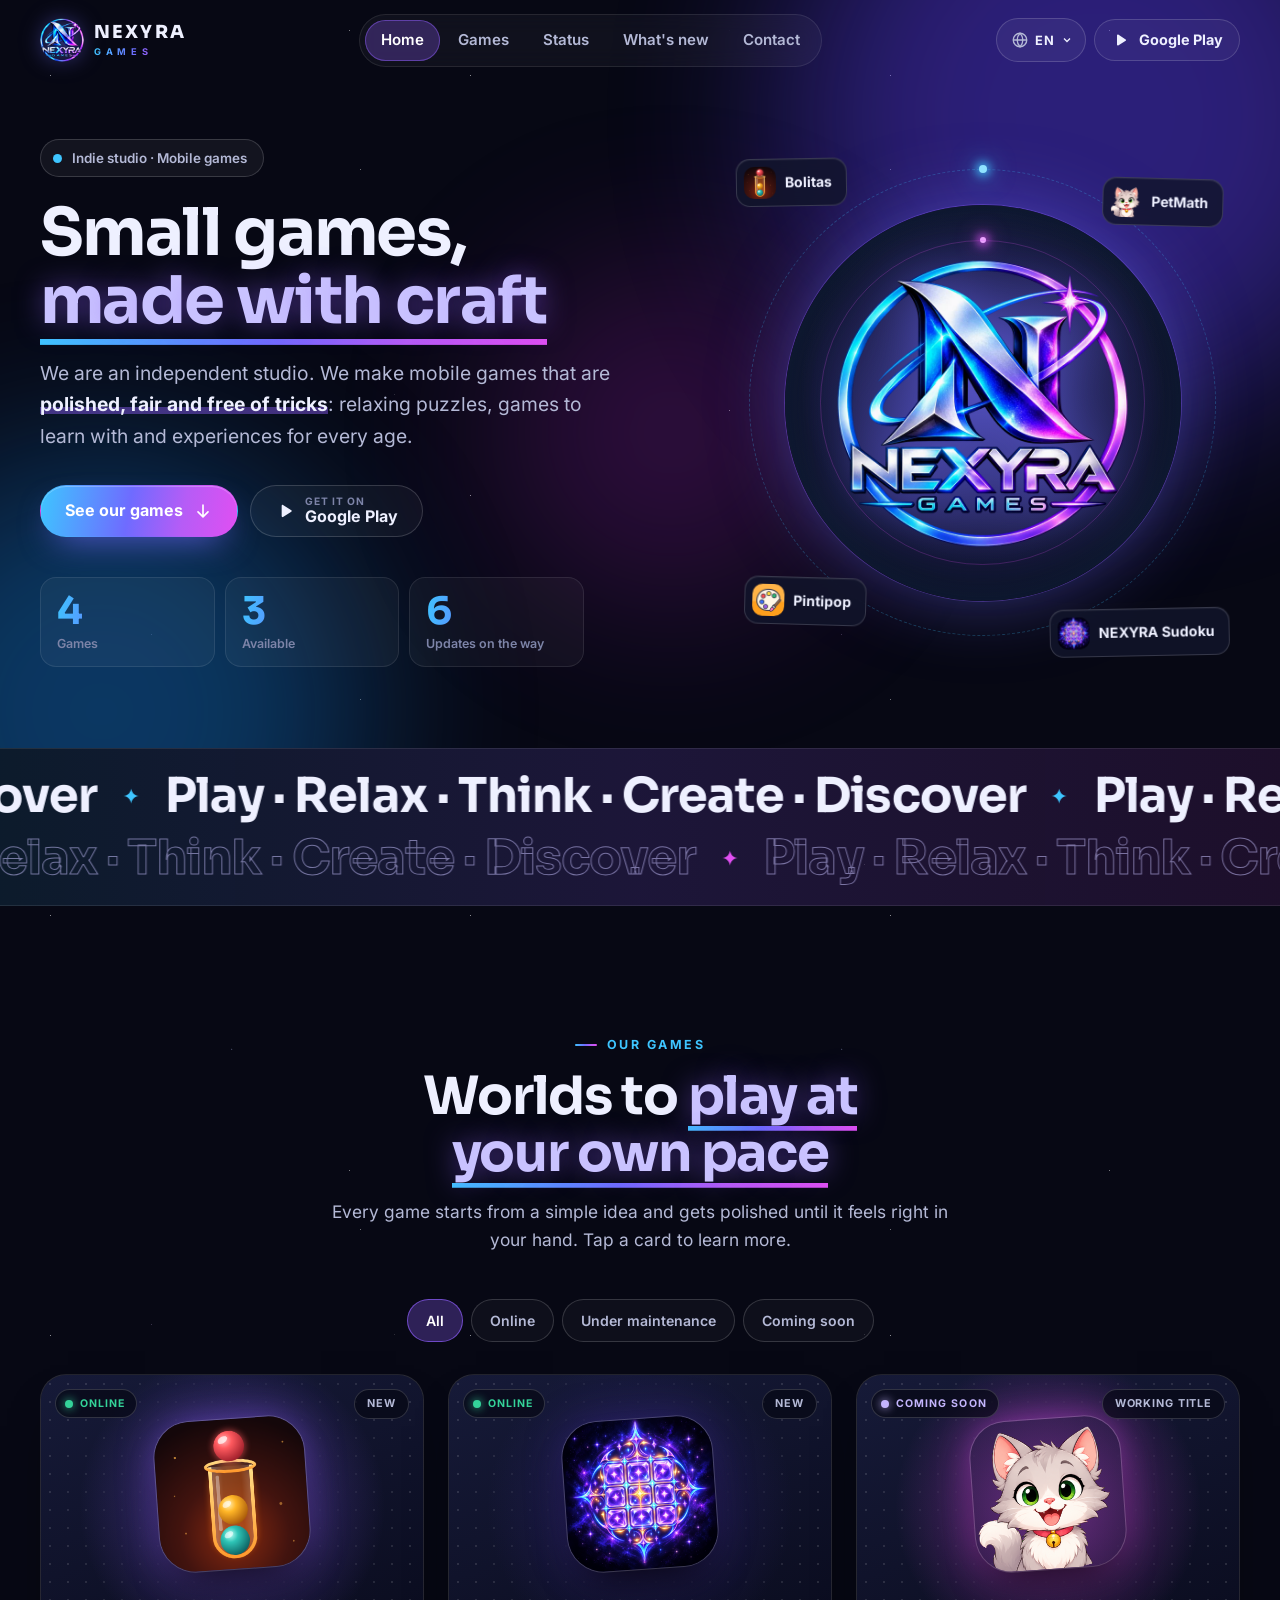
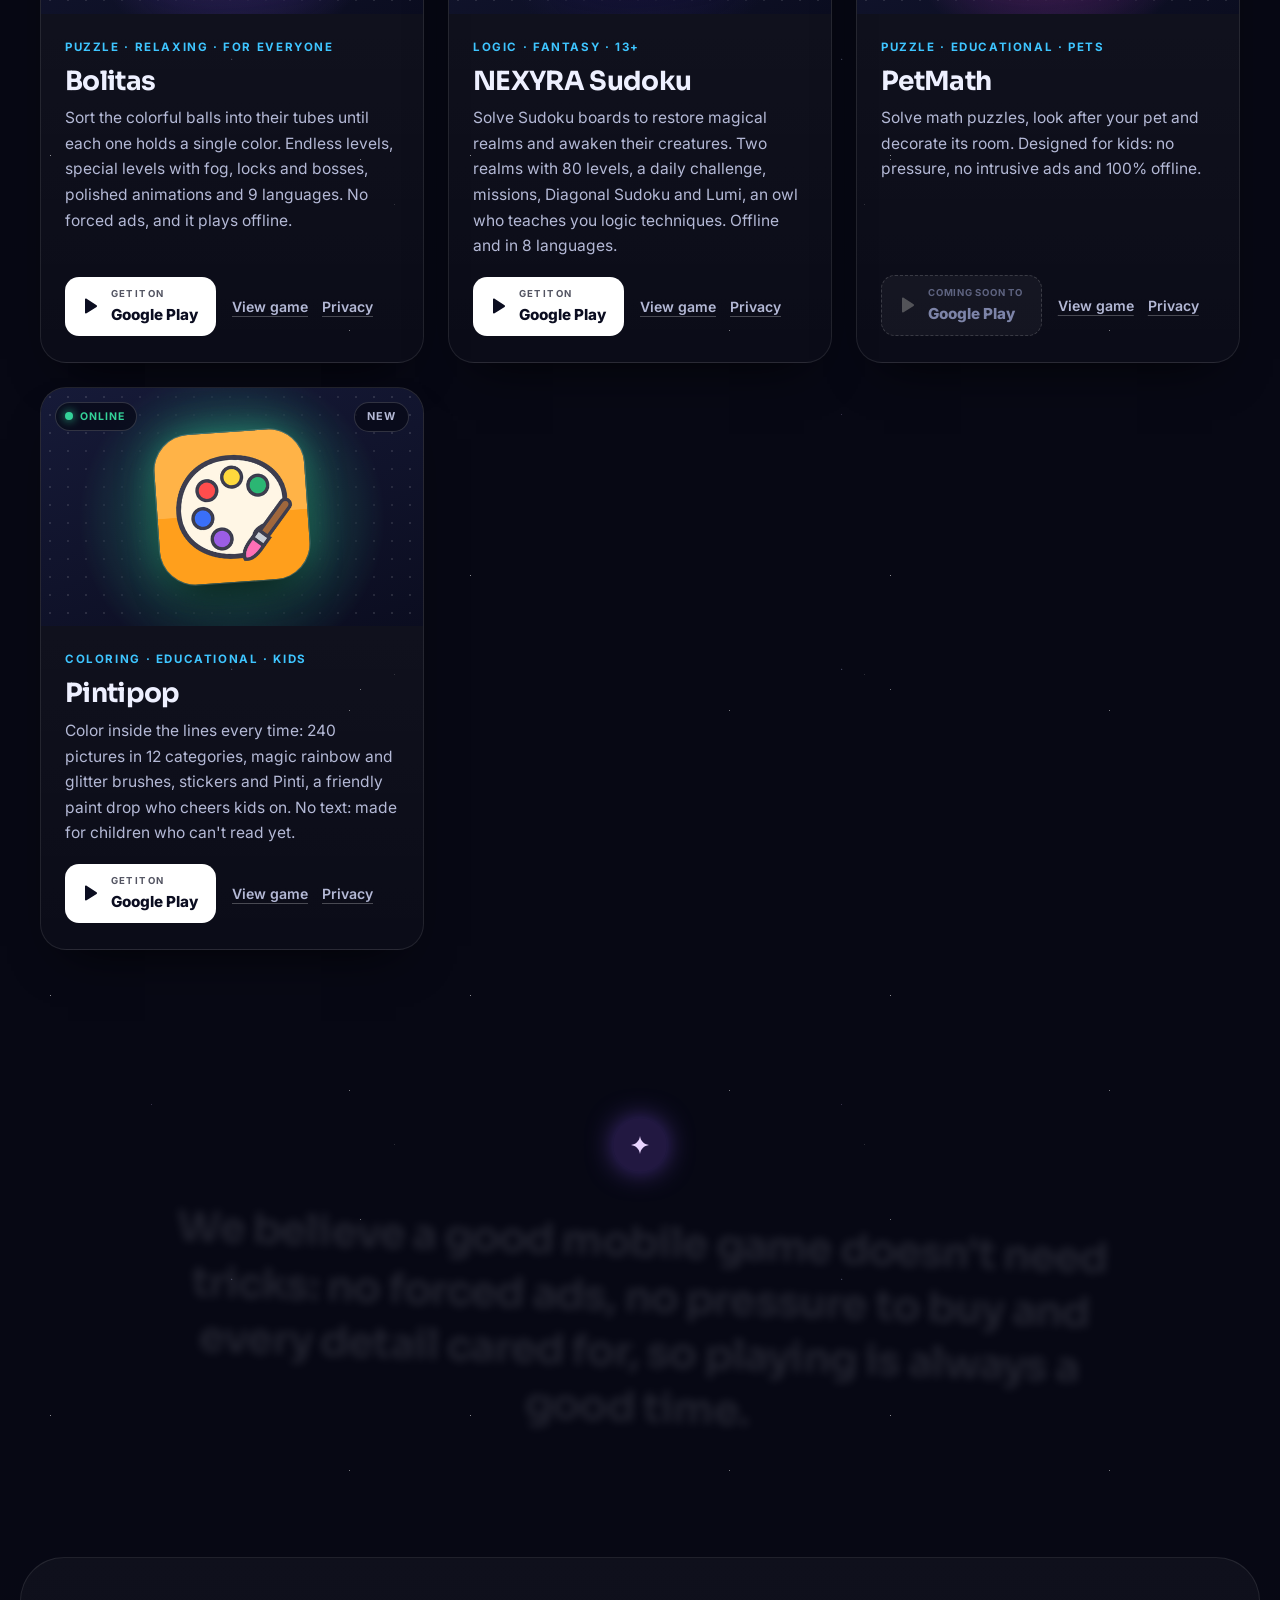
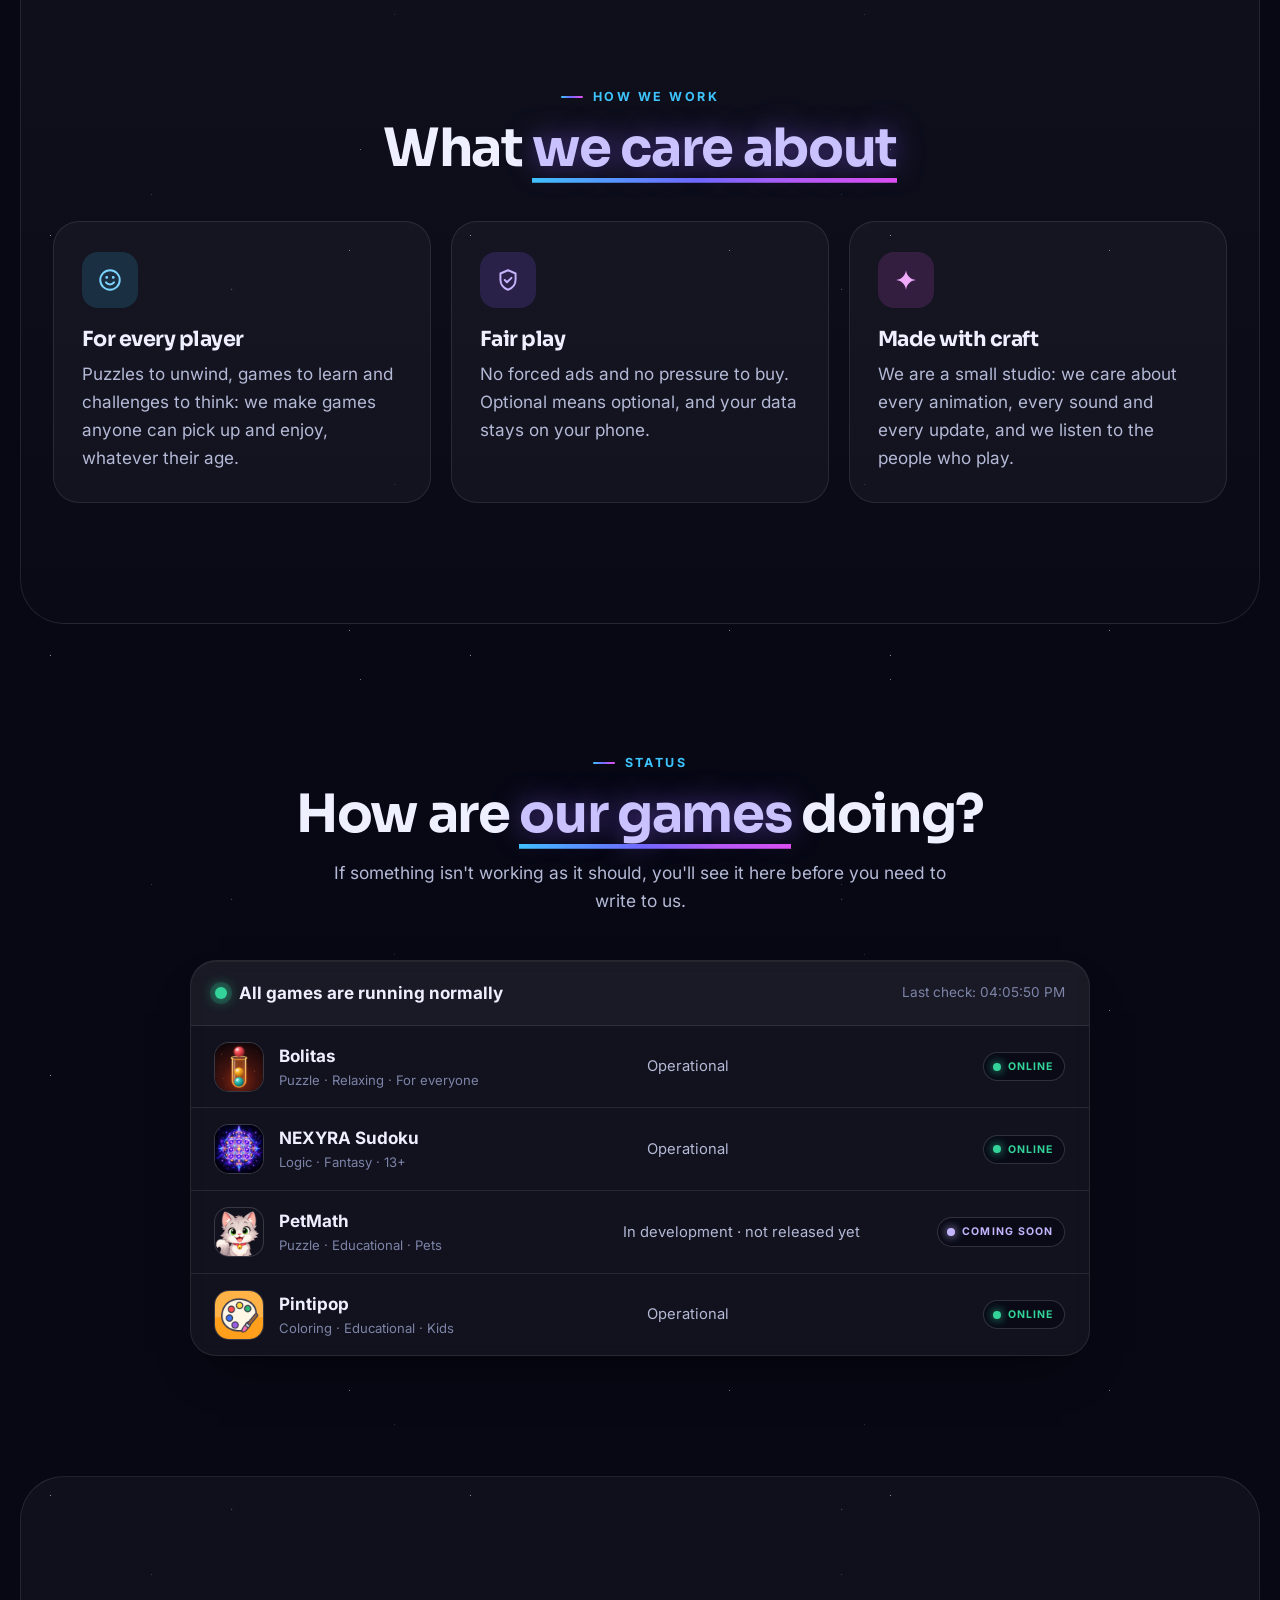
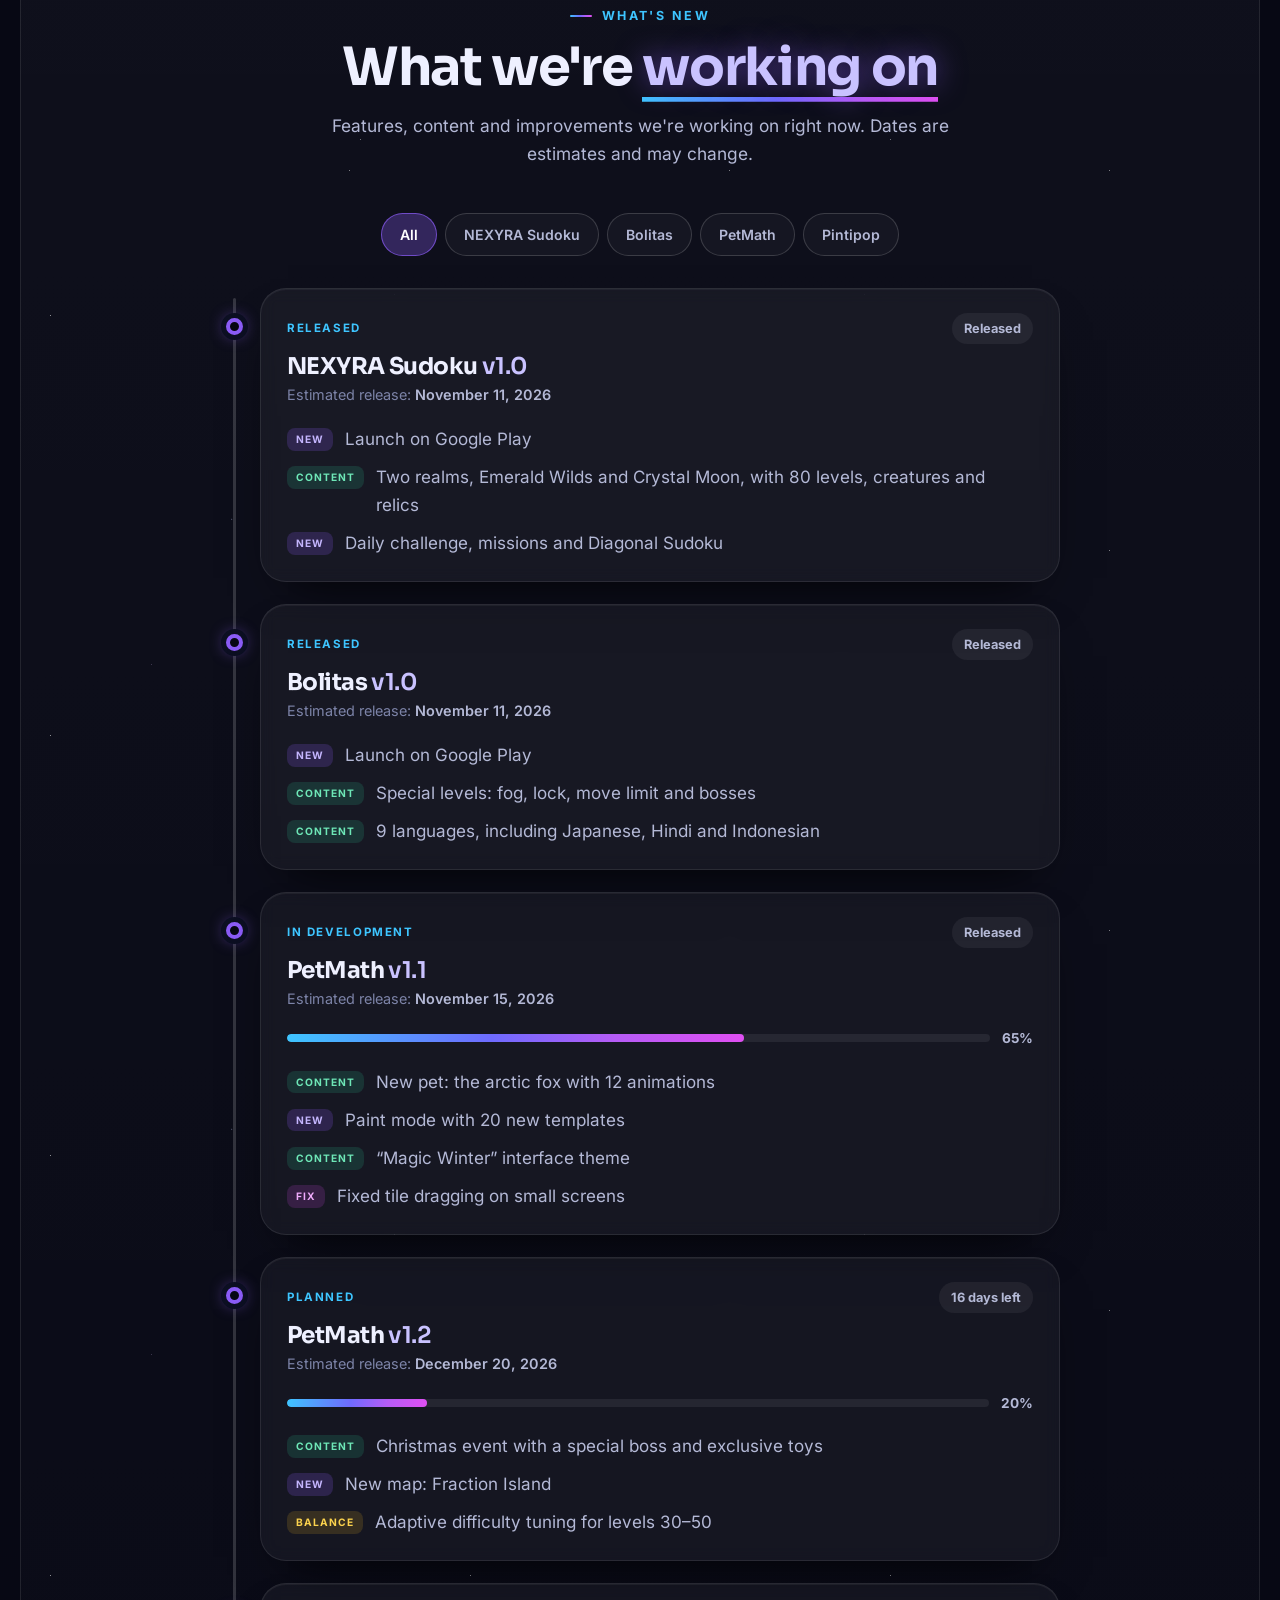
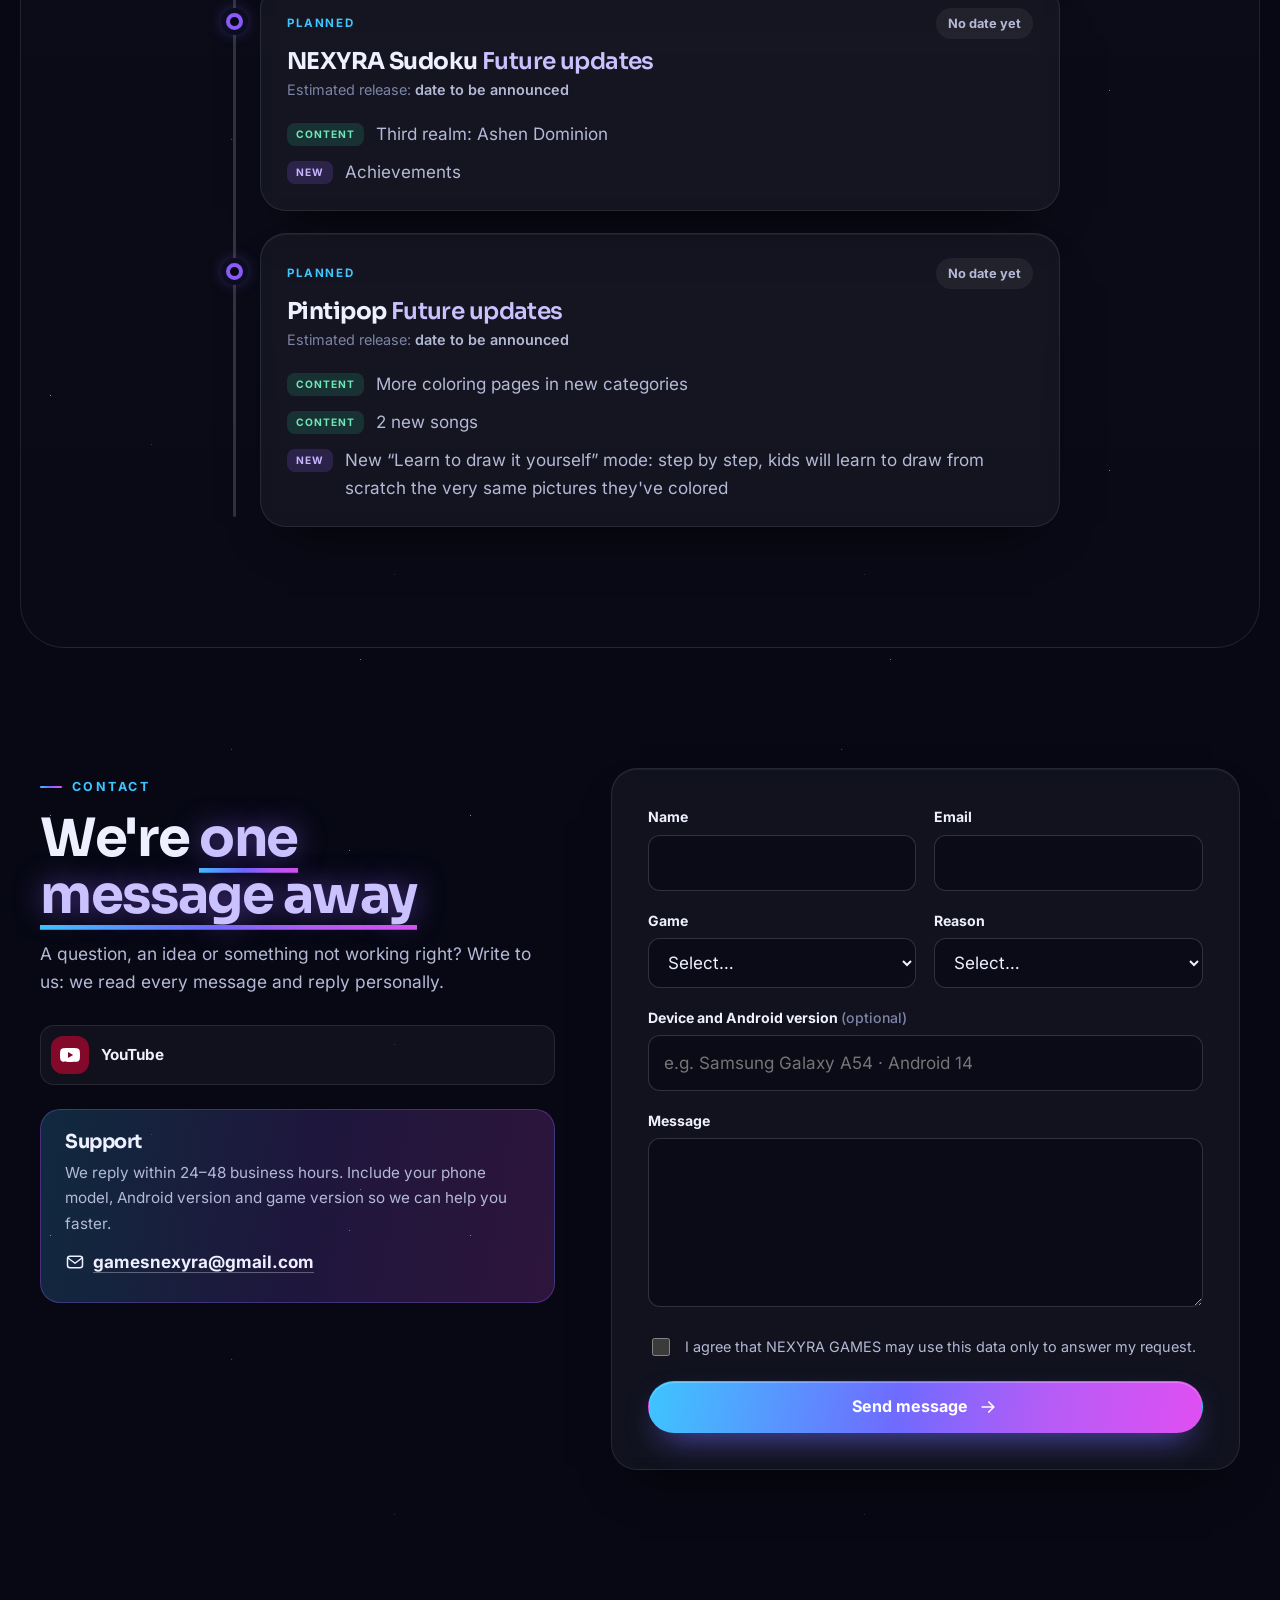
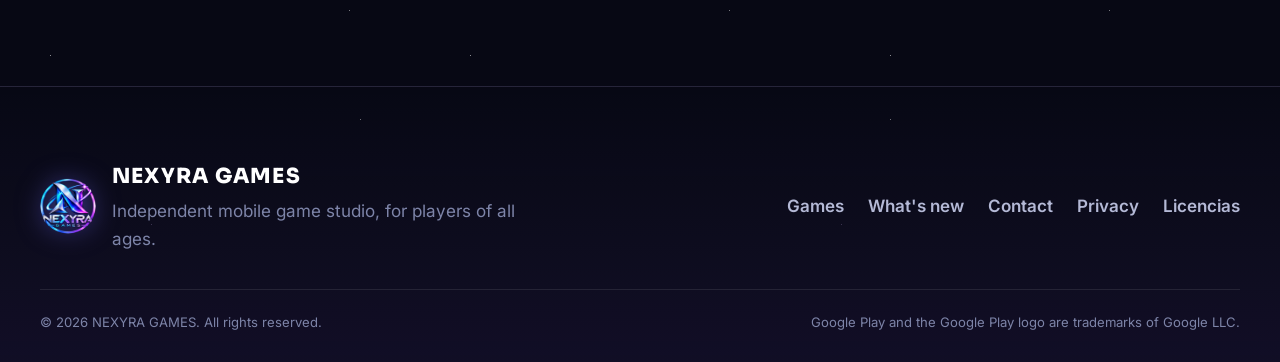
<file: index.html>
<!doctype html>
<html lang="es">
<head>
  <meta charset="utf-8" />
  <meta name="viewport" content="width=device-width, initial-scale=1" />
  <title>NEXYRA GAMES · Estudio indie de juegos para móviles</title>
  <meta name="description" content="NEXYRA GAMES es un estudio independiente que crea juegos para móviles cuidados al detalle, para jugadores de todas las edades. Catálogo, estado de los juegos, novedades, privacidad y soporte." />
  <meta name="theme-color" content="#070814" />
  <link rel="icon" type="image/png" href="assets/img/nexyra-emblem-128.png" />

  <!-- Open Graph -->
  <meta property="og:title" content="NEXYRA GAMES" />
  <meta property="og:description" content="Estudio indie de juegos para móviles, para jugadores de todas las edades." />
  <meta property="og:image" content="https://gamesnexyra-apps.github.io/assets/img/nexyra-emblem-640.png" />

  <!-- Animaciones: solo si el usuario no pide movimiento reducido.
       Si GSAP no llega a cargar, a los 2,5 s se muestra todo sin animar. -->
  <script>
    (function () {
      if (matchMedia("(prefers-reduced-motion: reduce)").matches) return;
      var root = document.documentElement;
      root.classList.add("fx");
      setTimeout(function () { if (!window.__fxReady) root.classList.remove("fx"); }, 2500);
    })();
  </script>

  <!-- Fuentes (Noto Sans JP se carga solo al elegir japonés) -->
  <link rel="stylesheet" href="css/fonts.css" />

  <!-- Lenis (scroll suave) -->
  <link rel="stylesheet" href="vendor/lenis.css" />
  <link rel="stylesheet" href="css/styles.css" />
</head>

<body>
  <a href="#main" class="skip-link" data-i18n="skip">Saltar al contenido</a>

  <!-- ===================== CABECERA ===================== -->
  <header id="navbar" class="nav">
    <nav class="container nav-inner" aria-label="Principal">
      <a href="#inicio" class="logo" data-i18n-attr="aria-label:logo.home" aria-label="NEXYRA GAMES, ir al inicio">
        <img src="assets/img/nexyra-emblem-128.png" alt="" width="44" height="44" />
        <span class="logo-text">
          <span class="logo-name">NEXYRA</span>
          <span class="logo-sub">GAMES</span>
        </span>
      </a>

      <ul id="navLinks" class="nav-links">
        <li><a href="#inicio" class="nav-link" data-i18n="nav.home">Inicio</a></li>
        <li><a href="#juegos" class="nav-link" data-i18n="nav.games">Juegos</a></li>
        <li><a href="#estado" class="nav-link" data-i18n="nav.status">Estado</a></li>
        <li><a href="#actualizaciones" class="nav-link" data-i18n="nav.updates">Novedades</a></li>
        <li><a href="#contacto" class="nav-link" data-i18n="nav.contact">Contacto</a></li>
      </ul>

      <div class="nav-actions">
        <div class="lang-switch" id="langSwitch">
          <button id="langBtn" class="lang-btn" type="button" aria-haspopup="true" aria-expanded="false" aria-controls="langMenu"
                  data-i18n-attr="aria-label:nav.lang" aria-label="Idioma">
            <svg class="ico" viewBox="0 0 24 24" aria-hidden="true"><use href="#ico-globe" /></svg>
            <span id="langCode">ES</span>
            <svg class="lang-chevron" viewBox="0 0 24 24" fill="none" stroke="currentColor" stroke-width="2.5" aria-hidden="true"><path d="M6 9l6 6 6-6"/></svg>
          </button>
          <ul id="langMenu" class="lang-menu" hidden></ul>
        </div>

        <a data-play-profile href="#" target="_blank" rel="noopener" class="btn btn-outline btn-sm nav-play">
          <svg viewBox="0 0 24 24" aria-hidden="true"><use href="#ico-play" /></svg>
          Google Play
        </a>
        <button id="menuBtn" class="menu-btn" type="button" aria-label="Abrir menú" aria-expanded="false" aria-controls="navLinks">
          <span></span><span></span><span></span>
        </button>
      </div>
    </nav>
  </header>

  <main id="main">
    <!-- ===================== PORTADA ===================== -->
    <section id="inicio" class="hero">
      <div class="hero-blobs" aria-hidden="true">
        <span class="blob blob-1"></span><span class="blob blob-2"></span><span class="blob blob-3"></span>
      </div>

      <div class="container hero-grid">
        <div class="hero-copy">
          <p class="eyebrow" data-intro="eyebrow">
            <span class="pulse-dot"></span> <span data-i18n="hero.eyebrow">Estudio indie · Juegos para móviles</span>
          </p>
          <h1 class="hero-title" data-intro="title" data-split data-i18n-rich="hero.title">Juegos pequeños, <em class="hl">hechos con oficio</em></h1>
          <p class="hero-sub" data-intro="sub" data-i18n-rich="hero.sub">
            Somos un estudio independiente. Creamos juegos para móviles <strong class="mark">cuidados al detalle, justos y sin trucos</strong>:
            puzles para relajarse, juegos para aprender y experiencias para todas las edades.
          </p>
          <div class="hero-ctas" data-intro="ctas">
            <a href="#juegos" class="btn btn-primary" data-magnet>
              <span data-i18n="hero.explore">Ver nuestros juegos</span>
              <svg viewBox="0 0 24 24" aria-hidden="true"><use href="#ico-arrow-down" /></svg>
            </a>
            <a data-play-profile href="#" target="_blank" rel="noopener" class="btn btn-outline" data-magnet>
              <svg viewBox="0 0 24 24" aria-hidden="true"><use href="#ico-play" /></svg>
              <span class="btn-stack"><span class="btn-kicker" data-i18n="cta.available">Disponible en</span> Google Play</span>
            </a>
          </div>

          <dl class="stats" data-intro="stats">
            <div class="stat"><dt data-i18n="stat.games">Juegos</dt><dd data-count="games">0</dd></div>
            <div class="stat"><dt data-i18n="stat.online">Disponibles</dt><dd data-count="online">0</dd></div>
            <div class="stat"><dt data-i18n="stat.patches">Novedades en camino</dt><dd data-count="patches">0</dd></div>
          </dl>
        </div>

        <div class="hero-art" data-intro="art">
          <div class="arch">
            <span class="arch-hill" aria-hidden="true"></span>
            <span class="orbit o1" aria-hidden="true"><i></i></span>
            <span class="orbit o2" aria-hidden="true"><i></i></span>
            <img src="assets/img/nexyra-emblem-640.webp" alt="Emblema de NEXYRA GAMES" data-i18n-attr="alt:hero.emblemAlt" class="arch-emblem" width="640" height="640" />
          </div>
          <a class="float-chip chip-a" data-float href="bolitas/">
            <span class="chip-ico"><img src="assets/img/bolitas-cover.png" alt="" width="64" height="64" /></span>
            <span>Bolitas</span>
          </a>
          <a class="float-chip chip-b" data-float href="petmath/">
            <span class="chip-ico"><img src="assets/img/petmath-cover.png" alt="" width="64" height="64" /></span>
            <span>PetMath</span>
          </a>
          <a class="float-chip chip-c" data-float href="pintipop/">
            <span class="chip-ico"><img src="assets/img/pintipop-cover.png" alt="" width="64" height="64" /></span>
            <span>Pintipop</span>
          </a>
          <a class="float-chip chip-d" data-float href="nexyra-sudoku/">
            <span class="chip-ico"><img src="assets/img/nexyra-sudoku-cover.png" alt="" width="64" height="64" /></span>
            <span>NEXYRA Sudoku</span>
          </a>
        </div>
      </div>
    </section>

    <!-- ===================== CINTA (ScrollVelocity) ===================== -->
    <div class="marquee" aria-hidden="true">
      <div class="marquee-row"><div class="marquee-track" data-velocity="1"></div></div>
      <div class="marquee-row is-alt"><div class="marquee-track" data-velocity="-1"></div></div>
    </div>

    <!-- ===================== JUEGOS ===================== -->
    <section id="juegos" class="section">
      <div class="container">
        <header class="section-head" data-reveal>
          <p class="kicker" data-i18n="games.kicker">Nuestros juegos</p>
          <h2 class="section-title" data-i18n-rich="games.title">Mundos para <em class="hl">jugar a tu ritmo</em></h2>
          <p class="section-sub" data-i18n="games.sub">Cada juego nace de una idea sencilla y se pule hasta que se siente bien en la mano. Toca una tarjeta para saber más.</p>
        </header>

        <div class="chips" role="tablist" aria-label="Filtrar juegos" data-i18n-attr="aria-label:filter.label" data-reveal>
          <button class="chip is-active" data-filter="all" role="tab" aria-selected="true" data-i18n="filter.all">Todos</button>
          <button class="chip" data-filter="online" role="tab" aria-selected="false" data-i18n="filter.online">Online</button>
          <button class="chip" data-filter="maintenance" role="tab" aria-selected="false" data-i18n="filter.maintenance">En mantenimiento</button>
          <button class="chip" data-filter="soon" role="tab" aria-selected="false" data-i18n="tag.soon">Próximamente</button>
        </div>

        <div id="gamesGrid" class="games-grid" data-stagger></div>
      </div>
    </section>

    <!-- ===================== MANIFIESTO (ScrollReveal) ===================== -->
    <section class="statement" aria-labelledby="statementText">
      <div class="container">
        <span class="statement-mark" aria-hidden="true">
          <svg viewBox="0 0 24 24"><use href="#ico-spark" /></svg>
        </span>
        <p id="statementText" class="statement-text" data-scroll-reveal data-i18n="about.statement">
          Creemos que un buen juego para el móvil no necesita trampas: sin anuncios a la fuerza, sin presión para comprar y con cada detalle cuidado, para que jugar sea siempre un buen momento.
        </p>
      </div>
    </section>

    <!-- ===================== CÓMO TRABAJAMOS ===================== -->
    <section id="valores" class="section section-tint">
      <div class="container">
        <header class="section-head" data-reveal>
          <p class="kicker" data-i18n="values.kicker">Cómo trabajamos</p>
          <h2 class="section-title" data-i18n-rich="values.title">Lo que <em class="hl">nos importa</em></h2>
        </header>
        <div class="values-grid" data-stagger>
          <article class="value-card">
            <span class="value-icon tone-sky"><svg viewBox="0 0 24 24" aria-hidden="true"><use href="#ico-smile" /></svg></span>
            <h3 data-i18n="values.1t">Para cada jugador</h3>
            <p data-i18n="values.1d"></p>
          </article>
          <article class="value-card">
            <span class="value-icon tone-plum"><svg viewBox="0 0 24 24" aria-hidden="true"><use href="#ico-shield" /></svg></span>
            <h3 data-i18n="values.2t">Juego limpio</h3>
            <p data-i18n="values.2d"></p>
          </article>
          <article class="value-card">
            <span class="value-icon tone-terra"><svg viewBox="0 0 24 24" aria-hidden="true"><use href="#ico-spark" /></svg></span>
            <h3 data-i18n="values.3t">Hechos con oficio</h3>
            <p data-i18n="values.3d"></p>
          </article>
        </div>
      </div>
    </section>

    <!-- ===================== ESTADO ===================== -->
    <section id="estado" class="section">
      <div class="container">
        <header class="section-head" data-reveal>
          <p class="kicker" data-i18n="status.kicker">Estado</p>
          <h2 class="section-title" data-i18n-rich="status.title">¿Cómo están <em class="hl">nuestros juegos</em>?</h2>
          <p class="section-sub" data-i18n="status.sub">Si algo no funciona como debería, aquí lo verás antes de tener que escribirnos.</p>
        </header>

        <div class="panel status-panel" data-reveal>
          <div class="status-head">
            <div class="status-global">
              <span id="globalDot" class="status-dot"></span>
              <p id="globalStatus" data-i18n="status.checking">Comprobando…</p>
            </div>
            <p class="status-time"><span data-i18n="status.lastCheck">Última comprobación:</span> <time id="lastCheck">—</time></p>
          </div>
          <ul id="statusList" class="status-list"></ul>
        </div>
      </div>
    </section>

    <!-- ===================== NOVEDADES ===================== -->
    <section id="actualizaciones" class="section section-tint">
      <div class="container">
        <header class="section-head" data-reveal>
          <p class="kicker" data-i18n="updates.kicker">Novedades</p>
          <h2 class="section-title" data-i18n-rich="updates.title">Lo que estamos <em class="hl">preparando</em></h2>
          <p class="section-sub" data-i18n="updates.sub">Funciones, contenido y mejoras en los que trabajamos ahora mismo. Las fechas son orientativas y pueden cambiar.</p>
        </header>

        <div id="roadmapFilters" class="chips" data-reveal></div>
        <div class="timeline-wrap">
          <span class="tl-line" aria-hidden="true"><span class="tl-fill"></span></span>
          <ol id="roadmap" class="timeline" data-stagger></ol>
        </div>
      </div>
    </section>

    <!-- ===================== CONTACTO ===================== -->
    <section id="contacto" class="section">
      <div class="container contact-grid">
        <div class="contact-copy" data-reveal>
          <p class="kicker" data-i18n="contact.kicker">Contacto</p>
          <h2 class="section-title" data-i18n-rich="contact.title">Estamos <em class="hl">a un mensaje</em></h2>
          <p class="section-sub" data-i18n="contact.sub">
            ¿Tienes una duda, una idea o algo no va bien? Escríbenos: leemos cada mensaje y respondemos personalmente.
          </p>
          <ul id="socialList" class="social-list"></ul>

          <div class="support-card">
            <h3 class="support-title" data-i18n="support.title">Soporte</h3>
            <p class="support-text" data-i18n="support.text">
              Respondemos en 24–48 h laborables. Incluye tu modelo de móvil, versión de Android y del juego para ayudarte más rápido.
            </p>
            <a id="supportMail" class="support-mail" href="#">
              <svg viewBox="0 0 24 24" aria-hidden="true"><use href="#ico-mail" /></svg>
              <span></span>
            </a>
          </div>
        </div>

        <form id="contactForm" class="panel form-card" novalidate data-reveal>
          <div class="form-grid">
            <div class="field">
              <label for="f-name" data-i18n="form.name">Nombre</label>
              <input id="f-name" name="name" type="text" autocomplete="name" required maxlength="80" />
              <p class="field-error" data-i18n="err.name">Escribe tu nombre.</p>
            </div>
            <div class="field">
              <label for="f-email" data-i18n="form.email">Correo</label>
              <input id="f-email" name="email" type="email" autocomplete="email" required />
              <p class="field-error" data-i18n="err.email">Introduce un correo válido.</p>
            </div>
            <div class="field">
              <label for="f-game" data-i18n="form.game">Juego</label>
              <select id="f-game" name="game" required>
                <option value="" data-i18n="form.select">Selecciona…</option>
              </select>
              <p class="field-error" data-i18n="err.game">Elige un juego.</p>
            </div>
            <div class="field">
              <label for="f-topic" data-i18n="form.topic">Motivo</label>
              <select id="f-topic" name="topic" required>
                <option value="" data-i18n="form.select">Selecciona…</option>
                <option value="bug" data-i18n="topic.bug">Error / bug</option>
                <option value="purchase" data-i18n="topic.purchase">Compras</option>
                <option value="progress" data-i18n="topic.progress">Progreso o partida guardada</option>
                <option value="performance" data-i18n="topic.performance">Rendimiento</option>
                <option value="suggestion" data-i18n="topic.suggestion">Sugerencia</option>
                <option value="other" data-i18n="topic.other">Otro</option>
              </select>
              <p class="field-error" data-i18n="err.topic">Elige un motivo.</p>
            </div>
            <div class="field span-2">
              <label for="f-device"><span data-i18n="form.device">Dispositivo y versión de Android</span> <span class="optional" data-i18n="form.optional">(opcional)</span></label>
              <input id="f-device" name="device" type="text" placeholder="Ej. Samsung Galaxy A54 · Android 14" data-i18n-attr="placeholder:form.devicePh" maxlength="120" />
            </div>
            <div class="field span-2">
              <label for="f-msg" data-i18n="form.message">Mensaje</label>
              <textarea id="f-msg" name="message" rows="5" required minlength="10" maxlength="2000"></textarea>
              <p class="field-error" data-i18n="err.message">Cuéntanos un poco más (mín. 10 caracteres).</p>
            </div>
          </div>
          <label class="consent">
            <input id="f-ok" type="checkbox" required />
            <span data-i18n="form.consent">Acepto que NEXYRA GAMES use estos datos solo para responder a mi consulta.</span>
          </label>
          <button type="submit" class="btn btn-primary btn-block">
            <span class="btn-label" data-i18n="form.send">Enviar mensaje</span>
            <svg viewBox="0 0 24 24" aria-hidden="true"><use href="#ico-send" /></svg>
          </button>
          <p id="formMsg" class="form-msg hidden" role="status" aria-live="polite"></p>
        </form>
      </div>
    </section>
  </main>

  <!-- ===================== PIE ===================== -->
  <footer class="footer">
    <svg class="footer-wave" viewBox="0 0 1440 48" preserveAspectRatio="none" aria-hidden="true">
      <path d="M0 48V28C180 6 360 0 540 14s360 34 540 26 270-30 360-34V48Z" fill="currentColor" />
    </svg>
    <div class="container footer-top">
      <div class="footer-brand">
        <img src="assets/img/nexyra-emblem-128.png" alt="" width="56" height="56" />
        <div>
          <p class="footer-name">NEXYRA GAMES</p>
          <p class="footer-tagline" data-i18n="footer.tagline">Estudio independiente de juegos para móviles, para jugadores de todas las edades.</p>
        </div>
      </div>
      <ul class="footer-links">
        <li><a href="#juegos" data-i18n="nav.games">Juegos</a></li>
        <li><a href="#actualizaciones" data-i18n="nav.updates">Novedades</a></li>
        <li><a href="#contacto" data-i18n="nav.contact">Contacto</a></li>
        <li><a href="privacidad/" data-i18n="footer.privacy">Privacidad</a></li>
        <li><a href="licencias/">Licencias</a></li>
      </ul>
    </div>
    <div class="container footer-bottom">
      <p>© <span id="year"></span> NEXYRA GAMES. <span data-i18n="footer.rights">Todos los derechos reservados.</span></p>
      <p data-i18n="footer.google">Google Play y el logotipo de Google Play son marcas de Google LLC.</p>
    </div>
  </footer>

  <button id="toTop" class="to-top" type="button" aria-label="Volver arriba" data-i18n-attr="aria-label:toTop">
    <svg viewBox="0 0 24 24" fill="none" stroke="currentColor" stroke-width="2.5" aria-hidden="true"><path d="M5 15l7-7 7 7"/></svg>
  </button>

  <!-- ===================== ICONOS SVG ===================== -->
  <svg width="0" height="0" class="sprite" aria-hidden="true">
    <symbol id="ico-play" viewBox="0 0 24 24">
      <path fill="currentColor" d="M8 5.6v12.8c0 .8.9 1.3 1.6.9l10-6.4c.6-.4.6-1.3 0-1.7l-10-6.4C8.9 4.3 8 4.8 8 5.6Z"/>
    </symbol>
    <symbol id="ico-discord" viewBox="0 0 24 24"><path fill="currentColor" d="M20.3 4.4A19.6 19.6 0 0 0 15.4 3l-.6 1.2a18 18 0 0 0-5.6 0L8.6 3a19.6 19.6 0 0 0-4.9 1.4C.6 9 0 13.5.3 18a19.8 19.8 0 0 0 6 3l1.3-2a12.7 12.7 0 0 1-2-1l.5-.4a14 14 0 0 0 11.8 0l.5.4c-.6.4-1.3.7-2 1l1.3 2a19.7 19.7 0 0 0 6-3c.4-5.2-.7-9.7-3.4-13.6ZM8.5 15.3c-1.2 0-2.1-1-2.1-2.3s.9-2.3 2.1-2.3 2.2 1 2.1 2.3c0 1.3-.9 2.3-2.1 2.3Zm7 0c-1.2 0-2.1-1-2.1-2.3s.9-2.3 2.1-2.3 2.2 1 2.1 2.3c0 1.3-.9 2.3-2.1 2.3Z"/></symbol>
    <symbol id="ico-x" viewBox="0 0 24 24"><path fill="currentColor" d="M17.8 2.5h3.3l-7.2 8.2 8.4 11.1h-6.6l-5.2-6.8-5.9 6.8H1.3l7.7-8.8L1 2.5h6.8l4.7 6.2 5.3-6.2Zm-1.2 17.4h1.8L6.5 4.3H4.5l12.1 15.6Z"/></symbol>
    <symbol id="ico-youtube" viewBox="0 0 24 24"><path fill="currentColor" d="M23.5 6.2a3 3 0 0 0-2.1-2.1C19.5 3.6 12 3.6 12 3.6s-7.5 0-9.4.5A3 3 0 0 0 .5 6.2 31 31 0 0 0 0 12a31 31 0 0 0 .5 5.8 3 3 0 0 0 2.1 2.1c1.9.5 9.4.5 9.4.5s7.5 0 9.4-.5a3 3 0 0 0 2.1-2.1A31 31 0 0 0 24 12a31 31 0 0 0-.5-5.8ZM9.6 15.6V8.4l6.2 3.6-6.2 3.6Z"/></symbol>
    <symbol id="ico-tiktok" viewBox="0 0 24 24"><path fill="currentColor" d="M19.6 6.7a4.8 4.8 0 0 1-3.8-4.2V2h-3.4v13.7a2.9 2.9 0 1 1-2-2.7V9.5a6.3 6.3 0 1 0 5.4 6.2V8.8a8.2 8.2 0 0 0 4.8 1.5V6.9l-1-.2Z"/></symbol>
    <symbol id="ico-globe" viewBox="0 0 24 24"><g fill="none" stroke="currentColor" stroke-width="1.8"><circle cx="12" cy="12" r="9"/><path d="M3 12h18M12 3c2.5 2.6 3.8 5.6 3.8 9s-1.3 6.4-3.8 9c-2.5-2.6-3.8-5.6-3.8-9S9.5 5.6 12 3Z"/></g></symbol>
    <symbol id="ico-arrow-down" viewBox="0 0 24 24"><path fill="none" stroke="currentColor" stroke-width="2" stroke-linecap="round" stroke-linejoin="round" d="M12 5v14M6 13l6 6 6-6"/></symbol>
    <symbol id="ico-send" viewBox="0 0 24 24"><path fill="none" stroke="currentColor" stroke-width="2" stroke-linecap="round" stroke-linejoin="round" d="M5 12h14M13 6l6 6-6 6"/></symbol>
    <symbol id="ico-mail" viewBox="0 0 24 24"><g fill="none" stroke="currentColor" stroke-width="1.8" stroke-linecap="round" stroke-linejoin="round"><rect x="3" y="5" width="18" height="14" rx="3"/><path d="m4 7.5 8 6 8-6"/></g></symbol>
    <symbol id="ico-brush" viewBox="0 0 24 24"><g fill="none" stroke="currentColor" stroke-width="1.8" stroke-linecap="round" stroke-linejoin="round"><path d="M18.6 2.9a2 2 0 0 1 2.8 2.8l-8.9 9.4-3.2-3.2 9.3-9Z"/><path d="M8.4 13.1c-2 0-3.5 1.6-3.5 3.6 0 1.4-.7 2.3-1.9 2.8 1 .9 2.5 1.4 4 1.4 2.8 0 4.8-2 4.8-4.6l-3.4-3.2Z"/></g></symbol>
    <symbol id="ico-paw" viewBox="0 0 24 24"><g fill="none" stroke="currentColor" stroke-width="1.8" stroke-linecap="round" stroke-linejoin="round"><circle cx="5.8" cy="10.4" r="1.9"/><circle cx="9.6" cy="5.8" r="1.9"/><circle cx="14.4" cy="5.8" r="1.9"/><circle cx="18.2" cy="10.4" r="1.9"/><path d="M12 11.6c-2.6 0-5 3.2-5 5.6 0 1.6 1.2 2.4 2.6 2.4 1 0 1.6-.5 2.4-.5s1.4.5 2.4.5c1.4 0 2.6-.8 2.6-2.4 0-2.4-2.4-5.6-5-5.6Z"/></g></symbol>
    <symbol id="ico-bulb" viewBox="0 0 24 24"><g fill="none" stroke="currentColor" stroke-width="1.8" stroke-linecap="round" stroke-linejoin="round"><path d="M9.2 17.5h5.6M10 21h4"/><path d="M12 3a6 6 0 0 0-3.7 10.7c.8.7 1.2 1.5 1.2 2.4v.4h5v-.4c0-.9.4-1.7 1.2-2.4A6 6 0 0 0 12 3Z"/></g></symbol>
    <symbol id="ico-smile" viewBox="0 0 24 24"><g fill="none" stroke="currentColor" stroke-width="1.8" stroke-linecap="round" stroke-linejoin="round"><circle cx="12" cy="12" r="9"/><path d="M8.3 14.2a4.6 4.6 0 0 0 7.4 0"/><path d="M9 9.6h.01M15 9.6h.01" stroke-width="2.6"/></g></symbol>
    <symbol id="ico-shield" viewBox="0 0 24 24"><g fill="none" stroke="currentColor" stroke-width="1.8" stroke-linecap="round" stroke-linejoin="round"><path d="M12 3 19 6v5.5c0 4.4-3 8-7 9.5-4-1.5-7-5.1-7-9.5V6l7-3Z"/><path d="m9 12 2.1 2.1L15.2 10"/></g></symbol>
    <symbol id="ico-home" viewBox="0 0 24 24"><g fill="none" stroke="currentColor" stroke-width="1.8" stroke-linecap="round" stroke-linejoin="round"><path d="M3.5 10.6 12 4l8.5 6.6V20a1 1 0 0 1-1 1h-15a1 1 0 0 1-1-1v-9.4Z"/><path d="M12 17.6s-3-1.8-3-4a1.6 1.6 0 0 1 3-.8 1.6 1.6 0 0 1 3 .8c0 2.2-3 4-3 4Z"/></g></symbol>
    <symbol id="ico-heart" viewBox="0 0 24 24"><path fill="currentColor" d="M12 20.5S3.5 15.4 3.5 9.2A4.7 4.7 0 0 1 12 6.4a4.7 4.7 0 0 1 8.5 2.8c0 6.2-8.5 11.3-8.5 11.3Z"/></symbol>
    <symbol id="ico-spark" viewBox="0 0 24 24"><path fill="currentColor" d="M12 3c.7 5 3.9 8.3 9 9-5.1.7-8.3 4-9 9-.7-5-3.9-8.3-9-9 5.1-.7 8.3-4 9-9Z"/></symbol>
  </svg>

  <!-- Librerías: GSAP (ScrollTrigger, SplitText) y Lenis, versiones fijas desde jsDelivr -->
  <script src="vendor/gsap.min.js"></script>
  <script src="vendor/ScrollTrigger.min.js"></script>
  <script src="vendor/SplitText.min.js"></script>
  <script src="vendor/lenis.min.js"></script>

  <script src="js/data.js"></script>
  <script src="js/i18n.js"></script>
  <script src="js/effects.js"></script>
  <script src="js/main.js"></script>
</body>
</html>
</file>
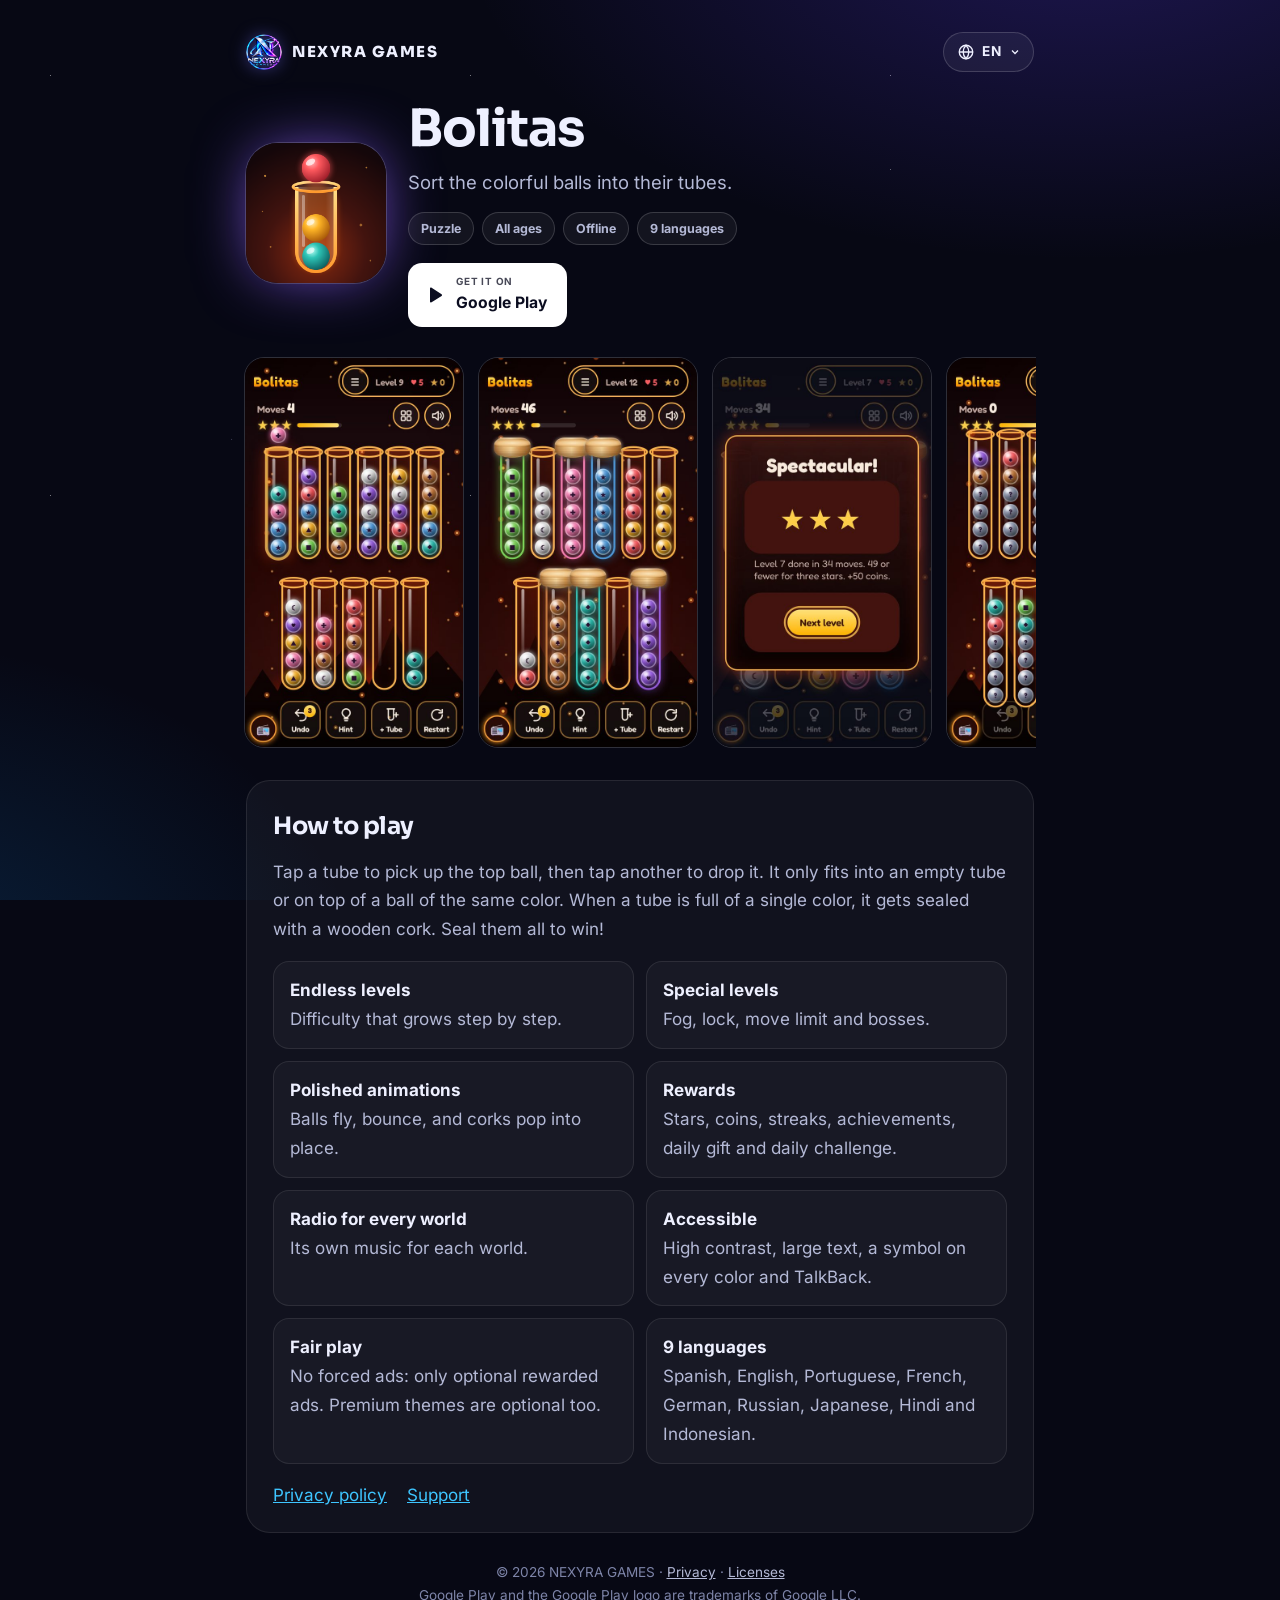
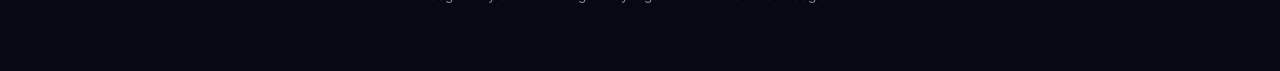
<file: bolitas/index.html>
<!doctype html>
<html lang="es" data-titles='{"es": "Bolitas · Puzle de ordenar colores · NEXYRA GAMES", "en": "Bolitas · Color ball sort puzzle · NEXYRA GAMES", "pt": "Bolitas · Quebra-cabeça de ordenar cores · NEXYRA GAMES", "fr": "Bolitas · Puzzle de tri de couleurs · NEXYRA GAMES", "de": "Bolitas · Farben-Sortierpuzzle · NEXYRA GAMES", "it": "Bolitas · Puzzle per ordinare i colori · NEXYRA GAMES", "ja": "Bolitas · 色分けパズル · NEXYRA GAMES"}'>
<head>
<meta charset="utf-8">
<meta name="viewport" content="width=device-width, initial-scale=1">
<title>Bolitas · Puzle de ordenar colores · NEXYRA GAMES</title>
<meta name="description" content="Bolitas: ordena las bolitas de colores en sus tubos. Puzle relajante para todas las edades, sin anuncios forzados y sin conexión. Bolitas: a relaxing color ball sort puzzle for all ages.">
<meta name="theme-color" content="#070814">
<link rel="icon" href="../assets/img/bolitas-cover.png">
<meta property="og:title" content="Bolitas · NEXYRA GAMES">
<meta property="og:description" content="Ordena las bolitas de colores en sus tubos. Sort the colorful balls into their tubes.">
<meta property="og:image" content="https://gamesnexyra-apps.github.io/assets/img/bolitas-cover.png">
<link rel="stylesheet" href="../css/fonts.css?v=8">
<link rel="stylesheet" href="../css/page.css?v=8">
<script src="../js/page-lang.js?v=8"></script>
</head>
<body>
<main>
  <div class="topbar">
    <a class="brand" href="../"><img src="../assets/img/nexyra-emblem-128.png" alt="">NEXYRA GAMES</a>
    <div class="lang-pick" data-langs></div>
  </div>

  <div class="game-hero">
    <img class="icon" src="../assets/img/bolitas-cover.png" alt="Bolitas" width="140" height="140">
    <div>
      <h1>Bolitas</h1>
      <p class="tagline" data-l="es">Ordena las bolitas de colores en sus tubos.</p>
      <p class="tagline" data-l="en">Sort the colorful balls into their tubes.</p>
      <p class="tagline" data-l="pt">Organize as bolinhas coloridas nos seus tubos.</p>
      <p class="tagline" data-l="fr">Range les billes de couleur dans leurs tubes.</p>
      <p class="tagline" data-l="de">Sortiere die bunten Kugeln in ihre Röhren.</p>
      <p class="tagline" data-l="it">Metti in ordine le palline colorate nei loro tubi.</p>
      <p class="tagline" data-l="ja">カラフルなボールを試験管に仕分けよう。</p>
      <div class="badges">
        <span class="badge" data-l="es">Puzle</span><span class="badge" data-l="en">Puzzle</span><span class="badge" data-l="pt">Quebra-cabeça</span><span class="badge" data-l="fr">Puzzle</span><span class="badge" data-l="de">Puzzle</span><span class="badge" data-l="it">Puzzle</span><span class="badge" data-l="ja">パズル</span>
        <span class="badge" data-l="es">Para todas las edades</span><span class="badge" data-l="en">All ages</span><span class="badge" data-l="pt">Para todas as idades</span><span class="badge" data-l="fr">Pour tous les âges</span><span class="badge" data-l="de">Für alle Altersgruppen</span><span class="badge" data-l="it">Per tutte le età</span><span class="badge" data-l="ja">全年齢向け</span>
        <span class="badge" data-l="es">Sin conexión</span><span class="badge" data-l="en">Offline</span><span class="badge" data-l="pt">Offline</span><span class="badge" data-l="fr">Hors ligne</span><span class="badge" data-l="de">Offline</span><span class="badge" data-l="it">Offline</span><span class="badge" data-l="ja">オフライン</span>
        <span class="badge" data-l="es">9 idiomas</span><span class="badge" data-l="en">9 languages</span><span class="badge" data-l="pt">9 idiomas</span><span class="badge" data-l="fr">9 langues</span><span class="badge" data-l="de">9 Sprachen</span><span class="badge" data-l="it">9 lingue</span><span class="badge" data-l="ja">9言語</span>
      </div>
      <a class="play live" href="https://play.google.com/store/apps/details?id=com.bolitas.juego">
        <svg viewBox="0 0 24 24" aria-hidden="true"><path fill="currentColor" d="M8 5.6v12.8c0 .8.9 1.3 1.6.9l10-6.4c.6-.4.6-1.3 0-1.7l-10-6.4C8.9 4.3 8 4.8 8 5.6Z"/></svg>
        <span><small data-l="es">Disponible en</small><small data-l="en">Get it on</small><small data-l="pt">Disponível no</small><small data-l="fr">Disponible sur</small><small data-l="de">Jetzt bei</small><small data-l="it">Disponibile su</small><small data-l="ja">今すぐ入手</small><b>Google Play</b></span>
      </a>
    </div>
  </div>

  <div class="shots" data-l="es">
    <img src="../assets/img/bolitas/es-1-juego.jpg" alt="Partida con una bolita levantada" loading="lazy">
    <img src="../assets/img/bolitas/es-2-tapones.jpg" alt="Tubos completos sellados con tapones" loading="lazy">
    <img src="../assets/img/bolitas/es-3-victoria.jpg" alt="Victoria con tres estrellas" loading="lazy">
    <img src="../assets/img/bolitas/es-4-niebla.jpg" alt="Nivel especial con niebla" loading="lazy">
    <img src="../assets/img/bolitas/es-5-tienda.jpg" alt="Tienda de temas visuales" loading="lazy">
  </div>
  <div class="shots" data-l="en">
    <img src="../assets/img/bolitas/en-1-juego.jpg" alt="A game with a ball lifted" loading="lazy">
    <img src="../assets/img/bolitas/en-2-tapones.jpg" alt="Full tubes sealed with corks" loading="lazy">
    <img src="../assets/img/bolitas/en-3-victoria.jpg" alt="Win with three stars" loading="lazy">
    <img src="../assets/img/bolitas/en-4-niebla.jpg" alt="Special level with fog" loading="lazy">
    <img src="../assets/img/bolitas/en-5-tienda.jpg" alt="Visual themes shop" loading="lazy">
  </div>
  <div class="shots" data-l="pt">
    <img src="../assets/img/bolitas/en-1-juego.jpg" alt="A game with a ball lifted" loading="lazy">
    <img src="../assets/img/bolitas/en-2-tapones.jpg" alt="Full tubes sealed with corks" loading="lazy">
    <img src="../assets/img/bolitas/en-3-victoria.jpg" alt="Win with three stars" loading="lazy">
    <img src="../assets/img/bolitas/en-4-niebla.jpg" alt="Special level with fog" loading="lazy">
    <img src="../assets/img/bolitas/en-5-tienda.jpg" alt="Visual themes shop" loading="lazy">
  </div>
  <div class="shots" data-l="fr">
    <img src="../assets/img/bolitas/en-1-juego.jpg" alt="A game with a ball lifted" loading="lazy">
    <img src="../assets/img/bolitas/en-2-tapones.jpg" alt="Full tubes sealed with corks" loading="lazy">
    <img src="../assets/img/bolitas/en-3-victoria.jpg" alt="Win with three stars" loading="lazy">
    <img src="../assets/img/bolitas/en-4-niebla.jpg" alt="Special level with fog" loading="lazy">
    <img src="../assets/img/bolitas/en-5-tienda.jpg" alt="Visual themes shop" loading="lazy">
  </div>
  <div class="shots" data-l="de">
    <img src="../assets/img/bolitas/en-1-juego.jpg" alt="A game with a ball lifted" loading="lazy">
    <img src="../assets/img/bolitas/en-2-tapones.jpg" alt="Full tubes sealed with corks" loading="lazy">
    <img src="../assets/img/bolitas/en-3-victoria.jpg" alt="Win with three stars" loading="lazy">
    <img src="../assets/img/bolitas/en-4-niebla.jpg" alt="Special level with fog" loading="lazy">
    <img src="../assets/img/bolitas/en-5-tienda.jpg" alt="Visual themes shop" loading="lazy">
  </div>
  <div class="shots" data-l="it">
    <img src="../assets/img/bolitas/en-1-juego.jpg" alt="A game with a ball lifted" loading="lazy">
    <img src="../assets/img/bolitas/en-2-tapones.jpg" alt="Full tubes sealed with corks" loading="lazy">
    <img src="../assets/img/bolitas/en-3-victoria.jpg" alt="Win with three stars" loading="lazy">
    <img src="../assets/img/bolitas/en-4-niebla.jpg" alt="Special level with fog" loading="lazy">
    <img src="../assets/img/bolitas/en-5-tienda.jpg" alt="Visual themes shop" loading="lazy">
  </div>
  <div class="shots" data-l="ja">
    <img src="../assets/img/bolitas/en-1-juego.jpg" alt="A game with a ball lifted" loading="lazy">
    <img src="../assets/img/bolitas/en-2-tapones.jpg" alt="Full tubes sealed with corks" loading="lazy">
    <img src="../assets/img/bolitas/en-3-victoria.jpg" alt="Win with three stars" loading="lazy">
    <img src="../assets/img/bolitas/en-4-niebla.jpg" alt="Special level with fog" loading="lazy">
    <img src="../assets/img/bolitas/en-5-tienda.jpg" alt="Visual themes shop" loading="lazy">
  </div>

  <section data-l="es">
    <h2 class="doc-title">Cómo se juega</h2>
    <p>Toca un tubo para coger la bolita de arriba y otro para soltarla. Solo cabe en un tubo vacío o sobre una bolita del mismo color. Cuando un tubo se llena de un solo color, se sella con un tapón de madera. ¡Sella todos para ganar!</p>
    <ul class="features">
      <li><b>Niveles infinitos</b>Dificultad que crece poco a poco.</li>
      <li><b>Niveles especiales</b>Niebla, candado, límite de movimientos y jefes.</li>
      <li><b>Animaciones cuidadas</b>Las bolitas vuelan, rebotan y los tapones encajan con un "pop".</li>
      <li><b>Recompensas</b>Estrellas, monedas, rachas, logros, premio diario y reto diario.</li>
      <li><b>Radio por mundo</b>Música propia para cada mundo.</li>
      <li><b>Accesible</b>Alto contraste, texto grande, símbolos en cada color y TalkBack.</li>
      <li><b>Juego limpio</b>Sin anuncios forzados: solo anuncios opcionales con recompensa. Los temas premium también son opcionales.</li>
      <li><b>9 idiomas</b>Español, inglés, portugués, francés, alemán, ruso, japonés, hindi e indonesio.</li>
    </ul>
    <div class="links"><a href="privacidad.html">Política de privacidad</a><a href="../#contacto">Soporte</a></div>
  </section>
  <section data-l="en">
    <h2 class="doc-title">How to play</h2>
    <p>Tap a tube to pick up the top ball, then tap another to drop it. It only fits into an empty tube or on top of a ball of the same color. When a tube is full of a single color, it gets sealed with a wooden cork. Seal them all to win!</p>
    <ul class="features">
      <li><b>Endless levels</b>Difficulty that grows step by step.</li>
      <li><b>Special levels</b>Fog, lock, move limit and bosses.</li>
      <li><b>Polished animations</b>Balls fly, bounce, and corks pop into place.</li>
      <li><b>Rewards</b>Stars, coins, streaks, achievements, daily gift and daily challenge.</li>
      <li><b>Radio for every world</b>Its own music for each world.</li>
      <li><b>Accessible</b>High contrast, large text, a symbol on every color and TalkBack.</li>
      <li><b>Fair play</b>No forced ads: only optional rewarded ads. Premium themes are optional too.</li>
      <li><b>9 languages</b>Spanish, English, Portuguese, French, German, Russian, Japanese, Hindi and Indonesian.</li>
    </ul>
    <div class="links"><a href="privacidad.html#en">Privacy policy</a><a href="../?lang=en#contacto">Support</a></div>
  </section>
  <section data-l="pt">
    <h2 class="doc-title">Como jogar</h2>
    <p>Toque em um tubo para pegar a bolinha de cima e em outro para soltá-la. Ela só cabe em um tubo vazio ou sobre uma bolinha da mesma cor. Quando um tubo fica cheio de uma só cor, ele é fechado com uma rolha de madeira. Feche todos para vencer!</p>
    <ul class="features">
      <li><b>Níveis infinitos</b>Dificuldade que cresce aos poucos.</li>
      <li><b>Níveis especiais</b>Névoa, cadeado, limite de movimentos e chefes.</li>
      <li><b>Animações caprichadas</b>As bolinhas voam, quicam e as rolhas encaixam com um "pop".</li>
      <li><b>Recompensas</b>Estrelas, moedas, sequências, conquistas, prêmio diário e desafio diário.</li>
      <li><b>Rádio por mundo</b>Música própria para cada mundo.</li>
      <li><b>Acessível</b>Alto contraste, texto grande, símbolos em cada cor e TalkBack.</li>
      <li><b>Jogo limpo</b>Sem anúncios forçados: só anúncios opcionais com recompensa. Os temas premium também são opcionais.</li>
      <li><b>9 idiomas</b>Espanhol, inglês, português, francês, alemão, russo, japonês, hindi e indonésio.</li>
    </ul>
    <div class="links"><a href="privacidad.html#en">Política de privacidade</a><a href="../#contacto">Suporte</a></div>
  </section>
  <section data-l="fr">
    <h2 class="doc-title">Comment jouer</h2>
    <p>Touche un tube pour prendre la bille du dessus, puis un autre pour la poser. Elle ne va que dans un tube vide ou sur une bille de la même couleur. Quand un tube est rempli d'une seule couleur, il est fermé par un bouchon en bois. Ferme-les tous pour gagner !</p>
    <ul class="features">
      <li><b>Niveaux infinis</b>Une difficulté qui augmente petit à petit.</li>
      <li><b>Niveaux spéciaux</b>Brouillard, cadenas, coups limités et boss.</li>
      <li><b>Animations soignées</b>Les billes volent, rebondissent et les bouchons se ferment avec un « pop ».</li>
      <li><b>Récompenses</b>Étoiles, pièces, séries, succès, cadeau quotidien et défi du jour.</li>
      <li><b>Une radio par monde</b>Une musique pour chaque monde.</li>
      <li><b>Accessible</b>Contraste élevé, grand texte, symboles sur chaque couleur et TalkBack.</li>
      <li><b>Jeu honnête</b>Pas de publicités forcées : seulement des publicités récompensées facultatives. Les thèmes premium sont aussi facultatifs.</li>
      <li><b>9 langues</b>Espagnol, anglais, portugais, français, allemand, russe, japonais, hindi et indonésien.</li>
    </ul>
    <div class="links"><a href="privacidad.html#en">Politique de confidentialité</a><a href="../#contacto">Assistance</a></div>
  </section>
  <section data-l="de">
    <h2 class="doc-title">So wird gespielt</h2>
    <p>Tippe auf eine Röhre, um die oberste Kugel zu nehmen, und auf eine andere, um sie abzulegen. Sie passt nur in eine leere Röhre oder auf eine Kugel derselben Farbe. Ist eine Röhre mit nur einer Farbe gefüllt, wird sie mit einem Holzkorken verschlossen. Verschließe alle, um zu gewinnen!</p>
    <ul class="features">
      <li><b>Endlose Level</b>Die Schwierigkeit steigt nach und nach.</li>
      <li><b>Spezial-Level</b>Nebel, Schloss, Zuglimit und Bosse.</li>
      <li><b>Liebevolle Animationen</b>Die Kugeln fliegen, hüpfen und die Korken schließen mit einem „Plopp“.</li>
      <li><b>Belohnungen</b>Sterne, Münzen, Serien, Erfolge, tägliches Geschenk und tägliche Herausforderung.</li>
      <li><b>Radio für jede Welt</b>Eigene Musik für jede Welt.</li>
      <li><b>Barrierearm</b>Hoher Kontrast, große Schrift, Symbole auf jeder Farbe und TalkBack.</li>
      <li><b>Faires Spiel</b>Keine erzwungene Werbung: nur freiwillige Werbung mit Belohnung. Premium-Themen sind ebenfalls optional.</li>
      <li><b>9 Sprachen</b>Spanisch, Englisch, Portugiesisch, Französisch, Deutsch, Russisch, Japanisch, Hindi und Indonesisch.</li>
    </ul>
    <div class="links"><a href="privacidad.html#en">Datenschutzerklärung</a><a href="../#contacto">Support</a></div>
  </section>
  <section data-l="it">
    <h2 class="doc-title">Come si gioca</h2>
    <p>Tocca un tubo per prendere la pallina in cima e un altro per lasciarla. Entra solo in un tubo vuoto o sopra una pallina dello stesso colore. Quando un tubo è pieno di un solo colore, si chiude con un tappo di legno. Chiudili tutti per vincere!</p>
    <ul class="features">
      <li><b>Livelli infiniti</b>Difficoltà che cresce poco a poco.</li>
      <li><b>Livelli speciali</b>Nebbia, lucchetto, mosse limitate e boss.</li>
      <li><b>Animazioni curate</b>Le palline volano, rimbalzano e i tappi si chiudono con un "pop".</li>
      <li><b>Ricompense</b>Stelle, monete, serie, obiettivi, premio giornaliero e sfida quotidiana.</li>
      <li><b>Una radio per mondo</b>Musica dedicata per ogni mondo.</li>
      <li><b>Accessibile</b>Alto contrasto, testo grande, simboli su ogni colore e TalkBack.</li>
      <li><b>Gioco leale</b>Nessuna pubblicità forzata: solo annunci facoltativi con premio. Anche i temi premium sono facoltativi.</li>
      <li><b>9 lingue</b>Spagnolo, inglese, portoghese, francese, tedesco, russo, giapponese, hindi e indonesiano.</li>
    </ul>
    <div class="links"><a href="privacidad.html#en">Informativa sulla privacy</a><a href="../#contacto">Assistenza</a></div>
  </section>
  <section data-l="ja">
    <h2 class="doc-title">遊び方</h2>
    <p>試験管をタップすると一番上のボールを持ち上げ、別の試験管をタップすると置けます。置けるのは空の試験管か、同じ色のボールの上だけ。1色でいっぱいになった試験管は木のコルクで封をされます。すべて封をしたらクリア！</p>
    <ul class="features">
      <li><b>無限のレベル</b>少しずつ難しくなります。</li>
      <li><b>特別なレベル</b>霧、カギ、手数制限、ボス。</li>
      <li><b>こだわりのアニメーション</b>ボールが飛んで弾み、コルクが「ポン」とはまります。</li>
      <li><b>ごほうび</b>スター、コイン、連続記録、実績、デイリーギフト、デイリーチャレンジ。</li>
      <li><b>ワールドごとのラジオ</b>ワールドごとにオリジナル音楽。</li>
      <li><b>アクセシビリティ</b>高コントラスト、大きな文字、色ごとの記号、TalkBack対応。</li>
      <li><b>フェアプレイ</b>強制広告なし：報酬付きの任意広告のみ。プレミアムテーマも任意です。</li>
      <li><b>9言語</b>スペイン語、英語、ポルトガル語、フランス語、ドイツ語、ロシア語、日本語、ヒンディー語、インドネシア語。</li>
    </ul>
    <div class="links"><a href="privacidad.html#en">プライバシーポリシー</a><a href="../#contacto">サポート</a></div>
  </section>

  <footer><span data-l="es">© 2026 NEXYRA GAMES · <a href="../privacidad/">Privacidad</a> · <a href="../licencias/">Licencias</a><br>Google Play y el logotipo de Google Play son marcas de Google LLC.</span><span data-l="en">© 2026 NEXYRA GAMES · <a href="../privacidad/">Privacy</a> · <a href="../licencias/">Licenses</a><br>Google Play and the Google Play logo are trademarks of Google LLC.</span><span data-l="pt">© 2026 NEXYRA GAMES · <a href="../privacidad/">Privacidade</a> · <a href="../licencias/">Licenças</a><br>Google Play e o logotipo do Google Play são marcas da Google LLC.</span><span data-l="fr">© 2026 NEXYRA GAMES · <a href="../privacidad/">Confidentialité</a> · <a href="../licencias/">Licences</a><br>Google Play et le logo Google Play sont des marques de Google LLC.</span><span data-l="de">© 2026 NEXYRA GAMES · <a href="../privacidad/">Datenschutz</a> · <a href="../licencias/">Lizenzen</a><br>Google Play und das Google Play-Logo sind Marken von Google LLC.</span><span data-l="it">© 2026 NEXYRA GAMES · <a href="../privacidad/">Privacy</a> · <a href="../licencias/">Licenze</a><br>Google Play e il logo Google Play sono marchi di Google LLC.</span><span data-l="ja">© 2026 NEXYRA GAMES · <a href="../privacidad/">プライバシー</a> · <a href="../licencias/">ライセンス</a><br>Google Play および Google Play ロゴは Google LLC の商標です。</span></footer>
</main>
</body>
</html>
</file>
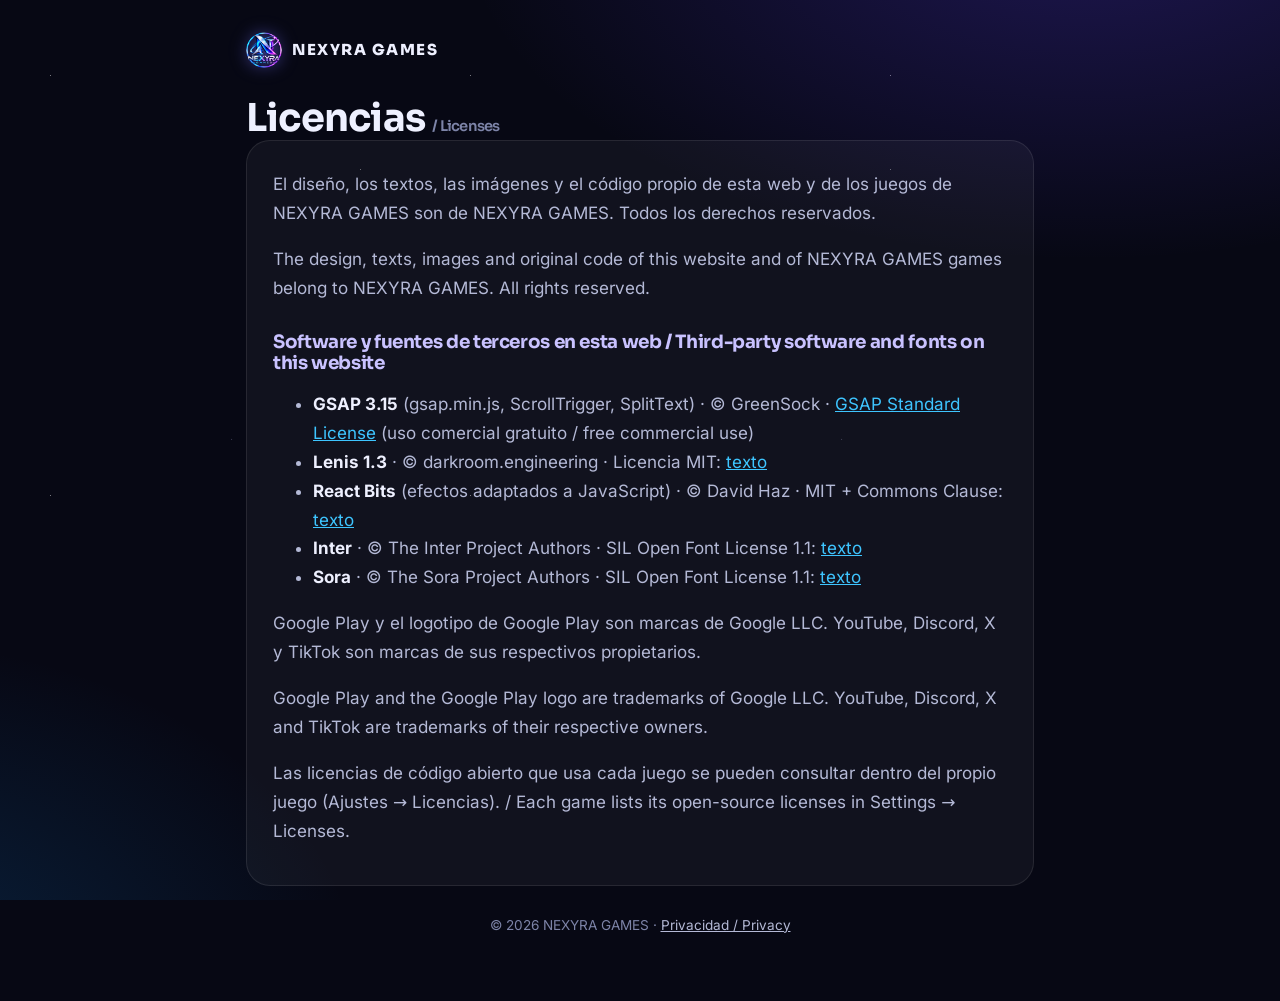
<file: licencias/index.html>
<!doctype html>
<html lang="es">
<head>
<meta charset="utf-8">
<meta name="viewport" content="width=device-width, initial-scale=1">
<title>Licencias · NEXYRA GAMES</title>
<meta name="description" content="Software y fuentes de terceros usados en la web de NEXYRA GAMES y sus licencias. Third-party software and fonts used on this website.">
<meta name="theme-color" content="#070814">
<link rel="icon" href="../assets/img/nexyra-emblem-128.png">
<link rel="stylesheet" href="../css/fonts.css">
<link rel="stylesheet" href="../css/page.css">
</head>
<body>
<main>
  <div class="topbar"><a class="brand" href="../"><img src="../assets/img/nexyra-emblem-128.png" alt="">NEXYRA GAMES</a></div>
  <h1>Licencias <span class="meta">/ Licenses</span></h1>

  <section>
    <p>El diseño, los textos, las imágenes y el código propio de esta web y de los juegos de NEXYRA GAMES son de NEXYRA GAMES. Todos los derechos reservados.</p>
    <p lang="en">The design, texts, images and original code of this website and of NEXYRA GAMES games belong to NEXYRA GAMES. All rights reserved.</p>
    <h2>Software y fuentes de terceros en esta web / Third-party software and fonts on this website</h2>
    <ul>
      <li><strong>GSAP 3.15</strong> (gsap.min.js, ScrollTrigger, SplitText) · © GreenSock · <a href="https://gsap.com/standard-license/">GSAP Standard License</a> (uso comercial gratuito / free commercial use)</li>
      <li><strong>Lenis 1.3</strong> · © darkroom.engineering · Licencia MIT: <a href="../vendor/LICENSE-lenis.txt">texto</a></li>
      <li><strong>React Bits</strong> (efectos adaptados a JavaScript) · © David Haz · MIT + Commons Clause: <a href="../licenses/react-bits.md">texto</a></li>
      <li><strong>Inter</strong> · © The Inter Project Authors · SIL Open Font License 1.1: <a href="../assets/fonts/OFL-inter.txt">texto</a></li>
      <li><strong>Sora</strong> · © The Sora Project Authors · SIL Open Font License 1.1: <a href="../assets/fonts/OFL-sora.txt">texto</a></li>
    </ul>
    <p>Google Play y el logotipo de Google Play son marcas de Google LLC. YouTube, Discord, X y TikTok son marcas de sus respectivos propietarios.</p>
    <p lang="en">Google Play and the Google Play logo are trademarks of Google LLC. YouTube, Discord, X and TikTok are trademarks of their respective owners.</p>
    <p>Las licencias de código abierto que usa cada juego se pueden consultar dentro del propio juego (Ajustes → Licencias). / Each game lists its open-source licenses in Settings → Licenses.</p>
  </section>

  <footer>© 2026 NEXYRA GAMES · <a href="../privacidad/">Privacidad / Privacy</a></footer>
</main>
</body>
</html>
</file>
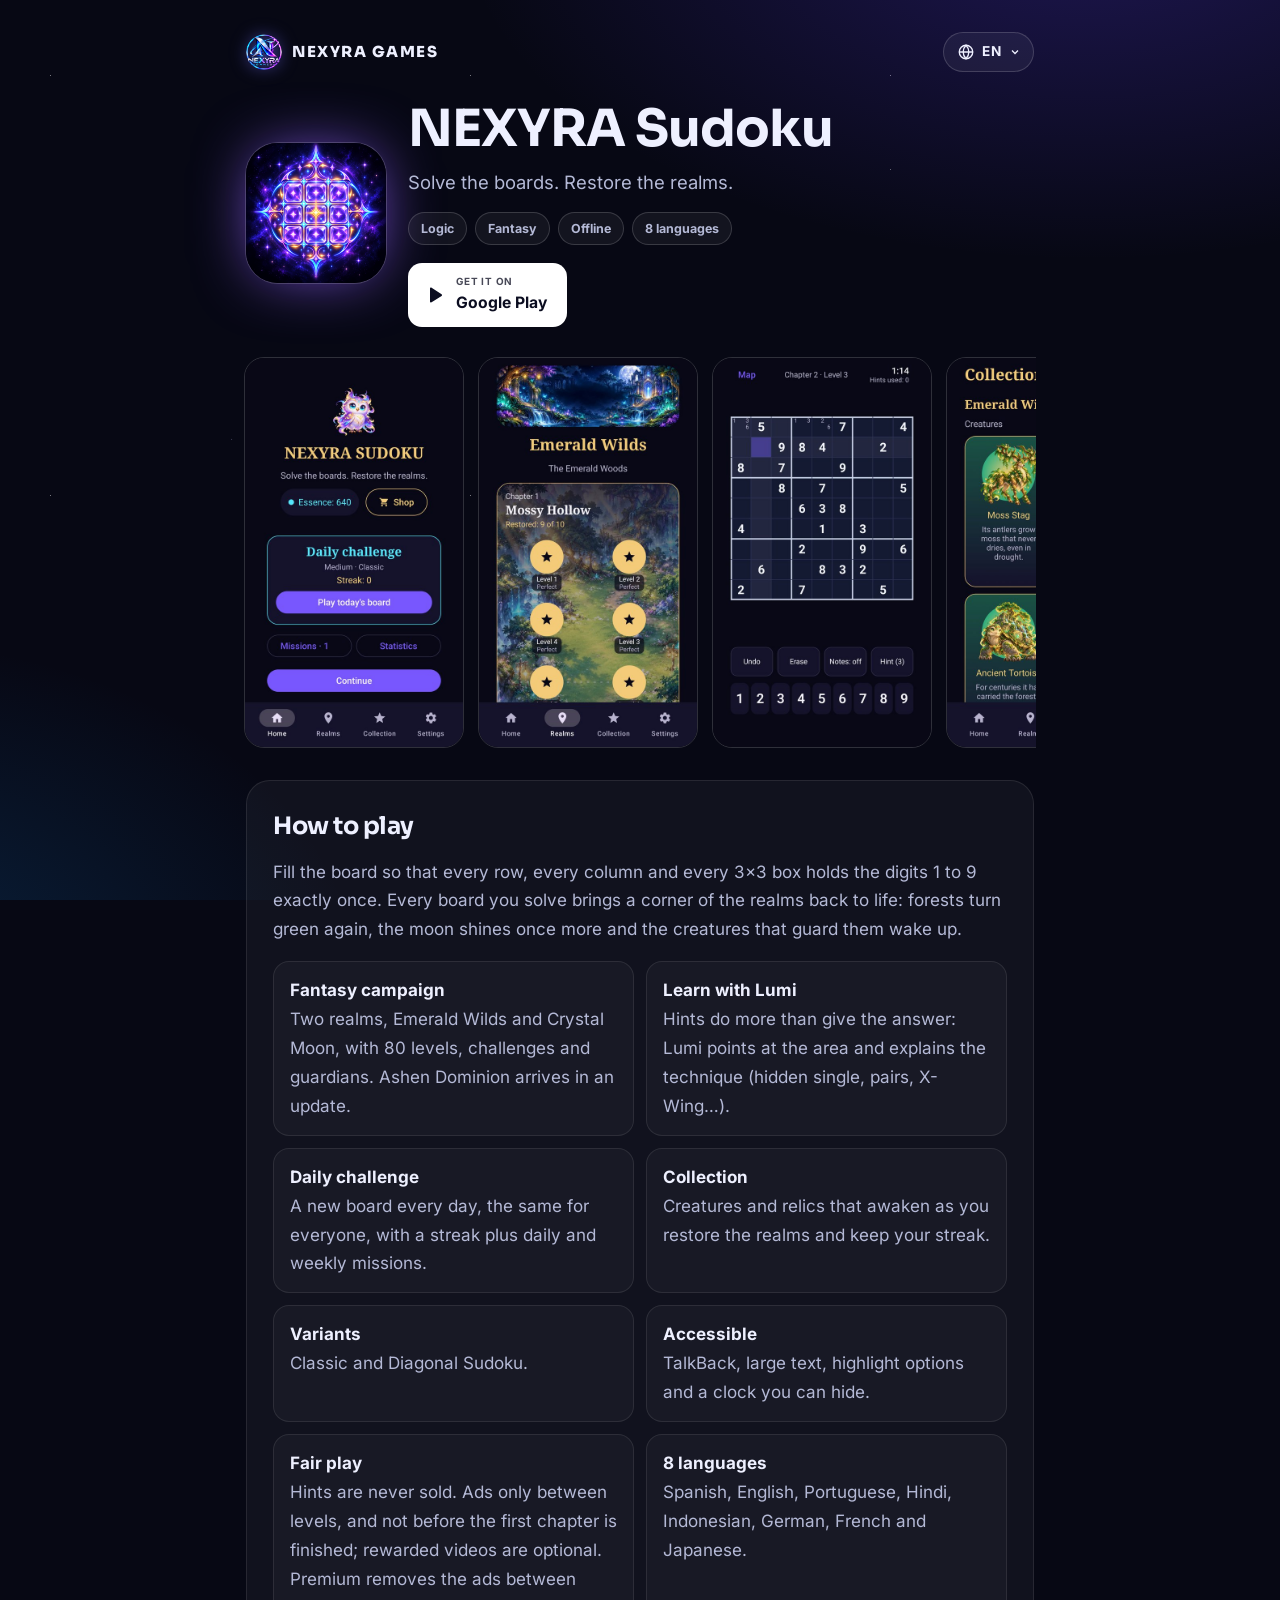
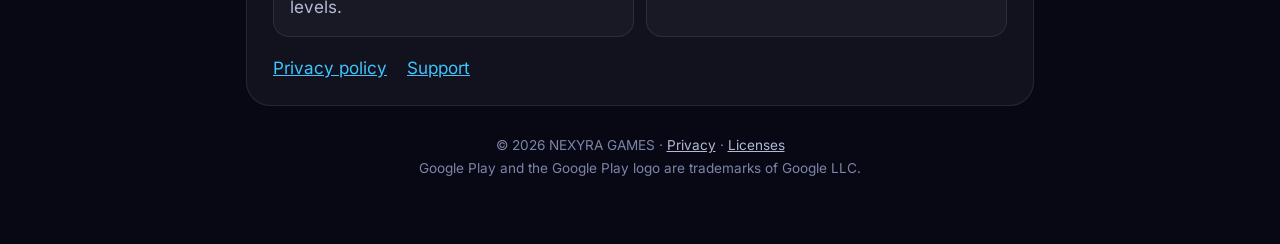
<file: nexyra-sudoku/index.html>
<!doctype html>
<html lang="es" data-titles='{"es": "NEXYRA Sudoku · Sudoku de fantasía · NEXYRA GAMES", "en": "NEXYRA Sudoku · Fantasy Sudoku · NEXYRA GAMES", "pt": "NEXYRA Sudoku · Sudoku de fantasia · NEXYRA GAMES", "fr": "NEXYRA Sudoku · Sudoku fantastique · NEXYRA GAMES", "de": "NEXYRA Sudoku · Fantasy-Sudoku · NEXYRA GAMES", "it": "NEXYRA Sudoku · Sudoku fantasy · NEXYRA GAMES", "ja": "NEXYRA Sudoku · ファンタジー数独 · NEXYRA GAMES"}'>
<head>
<meta charset="utf-8">
<meta name="viewport" content="width=device-width, initial-scale=1">
<title>NEXYRA Sudoku · Sudoku de fantasía · NEXYRA GAMES</title>
<meta name="description" content="NEXYRA Sudoku: resuelve tableros para restaurar reinos mágicos, despierta criaturas y aprende técnicas de lógica con Lumi. Sin conexión y en 8 idiomas. NEXYRA Sudoku: a fantasy Sudoku adventure.">
<meta name="theme-color" content="#070814">
<link rel="icon" href="../assets/img/nexyra-sudoku-cover.png">
<meta property="og:title" content="NEXYRA Sudoku · NEXYRA GAMES">
<meta property="og:description" content="Resuelve los tableros. Restaura los reinos. Solve the boards. Restore the realms.">
<meta property="og:image" content="https://gamesnexyra-apps.github.io/assets/img/nexyra-sudoku-cover.png">
<link rel="stylesheet" href="../css/fonts.css?v=8">
<link rel="stylesheet" href="../css/page.css?v=8">
<script src="../js/page-lang.js?v=8"></script>
</head>
<body>
<main>
  <div class="topbar">
    <a class="brand" href="../"><img src="../assets/img/nexyra-emblem-128.png" alt="">NEXYRA GAMES</a>
    <div class="lang-pick" data-langs></div>
  </div>

  <div class="game-hero">
    <img class="icon" src="../assets/img/nexyra-sudoku-cover.png" alt="NEXYRA Sudoku" width="140" height="140">
    <div>
      <h1>NEXYRA Sudoku</h1>
      <p class="tagline" data-l="es">Resuelve los tableros. Restaura los reinos.</p>
      <p class="tagline" data-l="en">Solve the boards. Restore the realms.</p>
      <p class="tagline" data-l="pt">Resolva os tabuleiros. Restaure os reinos.</p>
      <p class="tagline" data-l="fr">Résous les grilles. Restaure les royaumes.</p>
      <p class="tagline" data-l="de">Löse die Rätsel. Rette die Reiche.</p>
      <p class="tagline" data-l="it">Risolvi le griglie. Ripristina i regni.</p>
      <p class="tagline" data-l="ja">盤面を解いて、王国をよみがえらせよう。</p>
      <div class="badges">
        <span class="badge" data-l="es">Lógica</span><span class="badge" data-l="en">Logic</span><span class="badge" data-l="pt">Lógica</span><span class="badge" data-l="fr">Logique</span><span class="badge" data-l="de">Logik</span><span class="badge" data-l="it">Logica</span><span class="badge" data-l="ja">ロジック</span>
        <span class="badge" data-l="es">Fantasía</span><span class="badge" data-l="en">Fantasy</span><span class="badge" data-l="pt">Fantasia</span><span class="badge" data-l="fr">Fantasy</span><span class="badge" data-l="de">Fantasy</span><span class="badge" data-l="it">Fantasy</span><span class="badge" data-l="ja">ファンタジー</span>
        <span class="badge" data-l="es">Sin conexión</span><span class="badge" data-l="en">Offline</span><span class="badge" data-l="pt">Offline</span><span class="badge" data-l="fr">Hors ligne</span><span class="badge" data-l="de">Offline</span><span class="badge" data-l="it">Offline</span><span class="badge" data-l="ja">オフライン</span>
        <span class="badge" data-l="es">8 idiomas</span><span class="badge" data-l="en">8 languages</span><span class="badge" data-l="pt">8 idiomas</span><span class="badge" data-l="fr">8 langues</span><span class="badge" data-l="de">8 Sprachen</span><span class="badge" data-l="it">8 lingue</span><span class="badge" data-l="ja">8言語</span>
      </div>
      <a class="play live" href="https://play.google.com/store/apps/details?id=com.nexyra.sudoku">
        <svg viewBox="0 0 24 24" aria-hidden="true"><path fill="currentColor" d="M8 5.6v12.8c0 .8.9 1.3 1.6.9l10-6.4c.6-.4.6-1.3 0-1.7l-10-6.4C8.9 4.3 8 4.8 8 5.6Z"/></svg>
        <span><small data-l="es">Disponible en</small><small data-l="en">Get it on</small><small data-l="pt">Disponível no</small><small data-l="fr">Disponible sur</small><small data-l="de">Jetzt bei</small><small data-l="it">Disponibile su</small><small data-l="ja">今すぐ入手</small><b>Google Play</b></span>
      </a>
    </div>
  </div>

  <div class="shots" data-l="es">
    <img src="../assets/img/nexyra-sudoku/es-1-inicio.jpg" alt="Pantalla de inicio con Lumi, la Esencia y el reto diario" loading="lazy">
    <img src="../assets/img/nexyra-sudoku/es-2-mapa.jpg" alt="Mapa de Emerald Wilds con los niveles del capítulo 1" loading="lazy">
    <img src="../assets/img/nexyra-sudoku/es-3-tablero.jpg" alt="Tablero Diagonal de Crystal Moon con notas" loading="lazy">
    <img src="../assets/img/nexyra-sudoku/es-4-coleccion.jpg" alt="Colección de criaturas de Emerald Wilds" loading="lazy">
    <img src="../assets/img/nexyra-sudoku/es-5-resultados.jpg" alt="Resultados: fragmento restaurado, perfecto" loading="lazy">
  </div>
  <div class="shots" data-l="en">
    <img src="../assets/img/nexyra-sudoku/en-1-inicio.jpg" alt="Home screen with Lumi, Essence and the daily challenge" loading="lazy">
    <img src="../assets/img/nexyra-sudoku/en-2-mapa.jpg" alt="Emerald Wilds map with the chapter 1 levels" loading="lazy">
    <img src="../assets/img/nexyra-sudoku/en-3-tablero.jpg" alt="Crystal Moon Diagonal board with notes" loading="lazy">
    <img src="../assets/img/nexyra-sudoku/en-4-coleccion.jpg" alt="Emerald Wilds creature collection" loading="lazy">
    <img src="../assets/img/nexyra-sudoku/en-5-resultados.jpg" alt="Results: fragment restored, perfect" loading="lazy">
  </div>
  <div class="shots" data-l="pt">
    <img src="../assets/img/nexyra-sudoku/en-1-inicio.jpg" alt="Home screen with Lumi, Essence and the daily challenge" loading="lazy">
    <img src="../assets/img/nexyra-sudoku/en-2-mapa.jpg" alt="Emerald Wilds map with the chapter 1 levels" loading="lazy">
    <img src="../assets/img/nexyra-sudoku/en-3-tablero.jpg" alt="Crystal Moon Diagonal board with notes" loading="lazy">
    <img src="../assets/img/nexyra-sudoku/en-4-coleccion.jpg" alt="Emerald Wilds creature collection" loading="lazy">
    <img src="../assets/img/nexyra-sudoku/en-5-resultados.jpg" alt="Results: fragment restored, perfect" loading="lazy">
  </div>
  <div class="shots" data-l="fr">
    <img src="../assets/img/nexyra-sudoku/en-1-inicio.jpg" alt="Home screen with Lumi, Essence and the daily challenge" loading="lazy">
    <img src="../assets/img/nexyra-sudoku/en-2-mapa.jpg" alt="Emerald Wilds map with the chapter 1 levels" loading="lazy">
    <img src="../assets/img/nexyra-sudoku/en-3-tablero.jpg" alt="Crystal Moon Diagonal board with notes" loading="lazy">
    <img src="../assets/img/nexyra-sudoku/en-4-coleccion.jpg" alt="Emerald Wilds creature collection" loading="lazy">
    <img src="../assets/img/nexyra-sudoku/en-5-resultados.jpg" alt="Results: fragment restored, perfect" loading="lazy">
  </div>
  <div class="shots" data-l="de">
    <img src="../assets/img/nexyra-sudoku/en-1-inicio.jpg" alt="Home screen with Lumi, Essence and the daily challenge" loading="lazy">
    <img src="../assets/img/nexyra-sudoku/en-2-mapa.jpg" alt="Emerald Wilds map with the chapter 1 levels" loading="lazy">
    <img src="../assets/img/nexyra-sudoku/en-3-tablero.jpg" alt="Crystal Moon Diagonal board with notes" loading="lazy">
    <img src="../assets/img/nexyra-sudoku/en-4-coleccion.jpg" alt="Emerald Wilds creature collection" loading="lazy">
    <img src="../assets/img/nexyra-sudoku/en-5-resultados.jpg" alt="Results: fragment restored, perfect" loading="lazy">
  </div>
  <div class="shots" data-l="it">
    <img src="../assets/img/nexyra-sudoku/en-1-inicio.jpg" alt="Home screen with Lumi, Essence and the daily challenge" loading="lazy">
    <img src="../assets/img/nexyra-sudoku/en-2-mapa.jpg" alt="Emerald Wilds map with the chapter 1 levels" loading="lazy">
    <img src="../assets/img/nexyra-sudoku/en-3-tablero.jpg" alt="Crystal Moon Diagonal board with notes" loading="lazy">
    <img src="../assets/img/nexyra-sudoku/en-4-coleccion.jpg" alt="Emerald Wilds creature collection" loading="lazy">
    <img src="../assets/img/nexyra-sudoku/en-5-resultados.jpg" alt="Results: fragment restored, perfect" loading="lazy">
  </div>
  <div class="shots" data-l="ja">
    <img src="../assets/img/nexyra-sudoku/en-1-inicio.jpg" alt="Home screen with Lumi, Essence and the daily challenge" loading="lazy">
    <img src="../assets/img/nexyra-sudoku/en-2-mapa.jpg" alt="Emerald Wilds map with the chapter 1 levels" loading="lazy">
    <img src="../assets/img/nexyra-sudoku/en-3-tablero.jpg" alt="Crystal Moon Diagonal board with notes" loading="lazy">
    <img src="../assets/img/nexyra-sudoku/en-4-coleccion.jpg" alt="Emerald Wilds creature collection" loading="lazy">
    <img src="../assets/img/nexyra-sudoku/en-5-resultados.jpg" alt="Results: fragment restored, perfect" loading="lazy">
  </div>

  <section data-l="es">
    <h2 class="doc-title">Cómo se juega</h2>
    <p>Rellena el tablero para que cada fila, cada columna y cada caja de 3×3 tenga los números del 1 al 9 una sola vez. Cada tablero que resuelves devuelve la vida a un rincón de los reinos: los bosques reverdecen, la luna vuelve a brillar y despiertan las criaturas que los guardan.</p>
    <ul class="features">
      <li><b>Campaña de fantasía</b>Dos reinos, Emerald Wilds y Crystal Moon, con 80 niveles, desafíos y guardianes. Ashen Dominion llegará en una actualización.</li>
      <li><b>Aprende con Lumi</b>Las pistas no solo dan la respuesta: Lumi te señala la zona y te explica la técnica (único oculto, parejas, X-Wing…).</li>
      <li><b>Reto diario</b>Un tablero nuevo cada día, el mismo para todos, con racha y misiones diarias y semanales.</li>
      <li><b>Colección</b>Criaturas y reliquias que despiertan al restaurar los reinos y mantener tu racha.</li>
      <li><b>Variantes</b>Sudoku clásico y Diagonal.</li>
      <li><b>Accesible</b>TalkBack, texto grande, opciones de resaltado y reloj ocultable.</li>
      <li><b>Juego limpio</b>Las pistas nunca se compran. Anuncios solo entre niveles y no antes de terminar el primer capítulo; los vídeos con recompensa son opcionales. Premium quita los anuncios entre niveles.</li>
      <li><b>8 idiomas</b>Español, inglés, portugués, hindi, indonesio, alemán, francés y japonés.</li>
    </ul>
    <div class="links"><a href="privacidad.html">Política de privacidad</a><a href="../#contacto">Soporte</a></div>
  </section>
  <section data-l="en">
    <h2 class="doc-title">How to play</h2>
    <p>Fill the board so that every row, every column and every 3×3 box holds the digits 1 to 9 exactly once. Every board you solve brings a corner of the realms back to life: forests turn green again, the moon shines once more and the creatures that guard them wake up.</p>
    <ul class="features">
      <li><b>Fantasy campaign</b>Two realms, Emerald Wilds and Crystal Moon, with 80 levels, challenges and guardians. Ashen Dominion arrives in an update.</li>
      <li><b>Learn with Lumi</b>Hints do more than give the answer: Lumi points at the area and explains the technique (hidden single, pairs, X-Wing…).</li>
      <li><b>Daily challenge</b>A new board every day, the same for everyone, with a streak plus daily and weekly missions.</li>
      <li><b>Collection</b>Creatures and relics that awaken as you restore the realms and keep your streak.</li>
      <li><b>Variants</b>Classic and Diagonal Sudoku.</li>
      <li><b>Accessible</b>TalkBack, large text, highlight options and a clock you can hide.</li>
      <li><b>Fair play</b>Hints are never sold. Ads only between levels, and not before the first chapter is finished; rewarded videos are optional. Premium removes the ads between levels.</li>
      <li><b>8 languages</b>Spanish, English, Portuguese, Hindi, Indonesian, German, French and Japanese.</li>
    </ul>
    <div class="links"><a href="privacidad.html#en">Privacy policy</a><a href="../?lang=en#contacto">Support</a></div>
  </section>
  <section data-l="pt">
    <h2 class="doc-title">Como jogar</h2>
    <p>Preencha o tabuleiro para que cada linha, cada coluna e cada caixa 3×3 tenha os números de 1 a 9 uma única vez. Cada tabuleiro resolvido devolve a vida a um canto dos reinos: as florestas voltam a ficar verdes, a lua volta a brilhar e despertam as criaturas que os protegem.</p>
    <ul class="features">
      <li><b>Campanha de fantasia</b>Dois reinos, Emerald Wilds e Crystal Moon, com 80 níveis, desafios e guardiões. Ashen Dominion chegará em uma atualização.</li>
      <li><b>Aprenda com Lumi</b>As dicas não dão só a resposta: Lumi mostra a área e explica a técnica (único oculto, pares, X-Wing…).</li>
      <li><b>Desafio diário</b>Um tabuleiro novo a cada dia, o mesmo para todos, com sequência e missões diárias e semanais.</li>
      <li><b>Coleção</b>Criaturas e relíquias que despertam ao restaurar os reinos e manter sua sequência.</li>
      <li><b>Variantes</b>Sudoku clássico e Diagonal.</li>
      <li><b>Acessível</b>TalkBack, texto grande, opções de destaque e relógio que pode ser ocultado.</li>
      <li><b>Jogo limpo</b>As dicas nunca são vendidas. Anúncios só entre níveis e não antes de terminar o primeiro capítulo; os vídeos com recompensa são opcionais. O Premium remove os anúncios entre níveis.</li>
      <li><b>8 idiomas</b>Espanhol, inglês, português, hindi, indonésio, alemão, francês e japonês.</li>
    </ul>
    <div class="links"><a href="privacidad.html#en">Política de privacidade</a><a href="../#contacto">Suporte</a></div>
  </section>
  <section data-l="fr">
    <h2 class="doc-title">Comment jouer</h2>
    <p>Remplis la grille pour que chaque ligne, chaque colonne et chaque carré de 3×3 contienne les chiffres de 1 à 9 une seule fois. Chaque grille résolue redonne vie à un coin des royaumes : les forêts reverdissent, la lune brille à nouveau et les créatures qui les gardent se réveillent.</p>
    <ul class="features">
      <li><b>Campagne fantastique</b>Deux royaumes, Emerald Wilds et Crystal Moon, avec 80 niveaux, des défis et des gardiens. Ashen Dominion arrivera dans une mise à jour.</li>
      <li><b>Apprends avec Lumi</b>Les indices ne donnent pas que la réponse : Lumi montre la zone et explique la technique (singleton caché, paires, X-Wing…).</li>
      <li><b>Défi du jour</b>Une nouvelle grille chaque jour, la même pour tous, avec une série et des missions quotidiennes et hebdomadaires.</li>
      <li><b>Collection</b>Des créatures et des reliques qui se réveillent quand tu restaures les royaumes et gardes ta série.</li>
      <li><b>Variantes</b>Sudoku classique et Diagonal.</li>
      <li><b>Accessible</b>TalkBack, grand texte, options de surbrillance et horloge masquable.</li>
      <li><b>Jeu honnête</b>Les indices ne s'achètent jamais. Des publicités seulement entre les niveaux, et pas avant la fin du premier chapitre ; les vidéos récompensées sont facultatives. Premium supprime les publicités entre les niveaux.</li>
      <li><b>8 langues</b>Espagnol, anglais, portugais, hindi, indonésien, allemand, français et japonais.</li>
    </ul>
    <div class="links"><a href="privacidad.html#en">Politique de confidentialité</a><a href="../#contacto">Assistance</a></div>
  </section>
  <section data-l="de">
    <h2 class="doc-title">So wird gespielt</h2>
    <p>Fülle das Feld so aus, dass jede Zeile, jede Spalte und jedes 3×3-Kästchen die Ziffern 1 bis 9 genau einmal enthält. Jedes gelöste Rätsel erweckt einen Teil der Reiche wieder zum Leben: Die Wälder werden wieder grün, der Mond leuchtet erneut und die Wesen, die sie bewachen, erwachen.</p>
    <ul class="features">
      <li><b>Fantasy-Kampagne</b>Zwei Reiche, Emerald Wilds und Crystal Moon, mit 80 Leveln, Herausforderungen und Wächtern. Ashen Dominion folgt mit einem Update.</li>
      <li><b>Lerne mit Lumi</b>Tipps verraten nicht nur die Lösung: Lumi zeigt dir den Bereich und erklärt die Technik (versteckter Single, Paare, X-Wing …).</li>
      <li><b>Tägliche Herausforderung</b>Jeden Tag ein neues Rätsel, für alle gleich, mit Serie sowie täglichen und wöchentlichen Missionen.</li>
      <li><b>Sammlung</b>Wesen und Relikte, die erwachen, wenn du die Reiche rettest und deine Serie hältst.</li>
      <li><b>Varianten</b>Klassisches und Diagonal-Sudoku.</li>
      <li><b>Barrierearm</b>TalkBack, große Schrift, Hervorhebungsoptionen und ausblendbare Uhr.</li>
      <li><b>Faires Spiel</b>Tipps kann man nie kaufen. Werbung nur zwischen Leveln und erst nach dem ersten Kapitel; Belohnungsvideos sind freiwillig. Premium entfernt die Werbung zwischen den Leveln.</li>
      <li><b>8 Sprachen</b>Spanisch, Englisch, Portugiesisch, Hindi, Indonesisch, Deutsch, Französisch und Japanisch.</li>
    </ul>
    <div class="links"><a href="privacidad.html#en">Datenschutzerklärung</a><a href="../#contacto">Support</a></div>
  </section>
  <section data-l="it">
    <h2 class="doc-title">Come si gioca</h2>
    <p>Completa la griglia in modo che ogni riga, ogni colonna e ogni riquadro 3×3 contenga i numeri da 1 a 9 una sola volta. Ogni griglia risolta riporta in vita un angolo dei regni: i boschi tornano verdi, la luna torna a splendere e si risvegliano le creature che li custodiscono.</p>
    <ul class="features">
      <li><b>Campagna fantasy</b>Due regni, Emerald Wilds e Crystal Moon, con 80 livelli, sfide e guardiani. Ashen Dominion arriverà con un aggiornamento.</li>
      <li><b>Impara con Lumi</b>Gli aiuti non danno solo la risposta: Lumi ti indica la zona e ti spiega la tecnica (singolo nascosto, coppie, X-Wing…).</li>
      <li><b>Sfida quotidiana</b>Una griglia nuova ogni giorno, uguale per tutti, con serie e missioni giornaliere e settimanali.</li>
      <li><b>Collezione</b>Creature e reliquie che si risvegliano quando ripristini i regni e mantieni la tua serie.</li>
      <li><b>Varianti</b>Sudoku classico e Diagonale.</li>
      <li><b>Accessibile</b>TalkBack, testo grande, opzioni di evidenziazione e orologio nascondibile.</li>
      <li><b>Gioco leale</b>Gli aiuti non si comprano mai. Pubblicità solo tra un livello e l'altro e non prima di finire il primo capitolo; i video con premio sono facoltativi. Premium toglie la pubblicità tra i livelli.</li>
      <li><b>8 lingue</b>Spagnolo, inglese, portoghese, hindi, indonesiano, tedesco, francese e giapponese.</li>
    </ul>
    <div class="links"><a href="privacidad.html#en">Informativa sulla privacy</a><a href="../#contacto">Assistenza</a></div>
  </section>
  <section data-l="ja">
    <h2 class="doc-title">遊び方</h2>
    <p>各行・各列・各3×3のブロックに1から9までの数字が1回ずつ入るように盤面を埋めよう。盤面を解くたびに王国の一角がよみがえります。森は緑を取り戻し、月はふたたび輝き、王国を守る生き物たちが目を覚まします。</p>
    <ul class="features">
      <li><b>ファンタジーキャンペーン</b>Emerald WildsとCrystal Moonの2つの王国に80レベル、チャレンジ、守護者。Ashen Dominionはアップデートで登場予定。</li>
      <li><b>ルミと学ぼう</b>ヒントは答えを教えるだけではありません。ルミが場所を示し、テクニック（隠れたシングル、ペア、X-Wingなど）を説明します。</li>
      <li><b>デイリーチャレンジ</b>毎日新しい盤面。全員同じ問題で、連続記録とデイリー・ウィークリーミッションつき。</li>
      <li><b>コレクション</b>王国をよみがえらせ、連続記録を続けると目覚める生き物や遺物。</li>
      <li><b>バリエーション</b>クラシック数独と対角線数独。</li>
      <li><b>アクセシビリティ</b>TalkBack、大きな文字、ハイライト設定、非表示にできる時計。</li>
      <li><b>フェアプレイ</b>ヒントは販売しません。広告はレベルの合間のみで、最初の章を終えるまでは出ません。報酬付き動画は任意です。プレミアムでレベル間の広告がなくなります。</li>
      <li><b>8言語</b>スペイン語、英語、ポルトガル語、ヒンディー語、インドネシア語、ドイツ語、フランス語、日本語。</li>
    </ul>
    <div class="links"><a href="privacidad.html#en">プライバシーポリシー</a><a href="../#contacto">サポート</a></div>
  </section>

  <footer><span data-l="es">© 2026 NEXYRA GAMES · <a href="../privacidad/">Privacidad</a> · <a href="../licencias/">Licencias</a><br>Google Play y el logotipo de Google Play son marcas de Google LLC.</span><span data-l="en">© 2026 NEXYRA GAMES · <a href="../privacidad/">Privacy</a> · <a href="../licencias/">Licenses</a><br>Google Play and the Google Play logo are trademarks of Google LLC.</span><span data-l="pt">© 2026 NEXYRA GAMES · <a href="../privacidad/">Privacidade</a> · <a href="../licencias/">Licenças</a><br>Google Play e o logotipo do Google Play são marcas da Google LLC.</span><span data-l="fr">© 2026 NEXYRA GAMES · <a href="../privacidad/">Confidentialité</a> · <a href="../licencias/">Licences</a><br>Google Play et le logo Google Play sont des marques de Google LLC.</span><span data-l="de">© 2026 NEXYRA GAMES · <a href="../privacidad/">Datenschutz</a> · <a href="../licencias/">Lizenzen</a><br>Google Play und das Google Play-Logo sind Marken von Google LLC.</span><span data-l="it">© 2026 NEXYRA GAMES · <a href="../privacidad/">Privacy</a> · <a href="../licencias/">Licenze</a><br>Google Play e il logo Google Play sono marchi di Google LLC.</span><span data-l="ja">© 2026 NEXYRA GAMES · <a href="../privacidad/">プライバシー</a> · <a href="../licencias/">ライセンス</a><br>Google Play および Google Play ロゴは Google LLC の商標です。</span></footer>
</main>
</body>
</html>
</file>
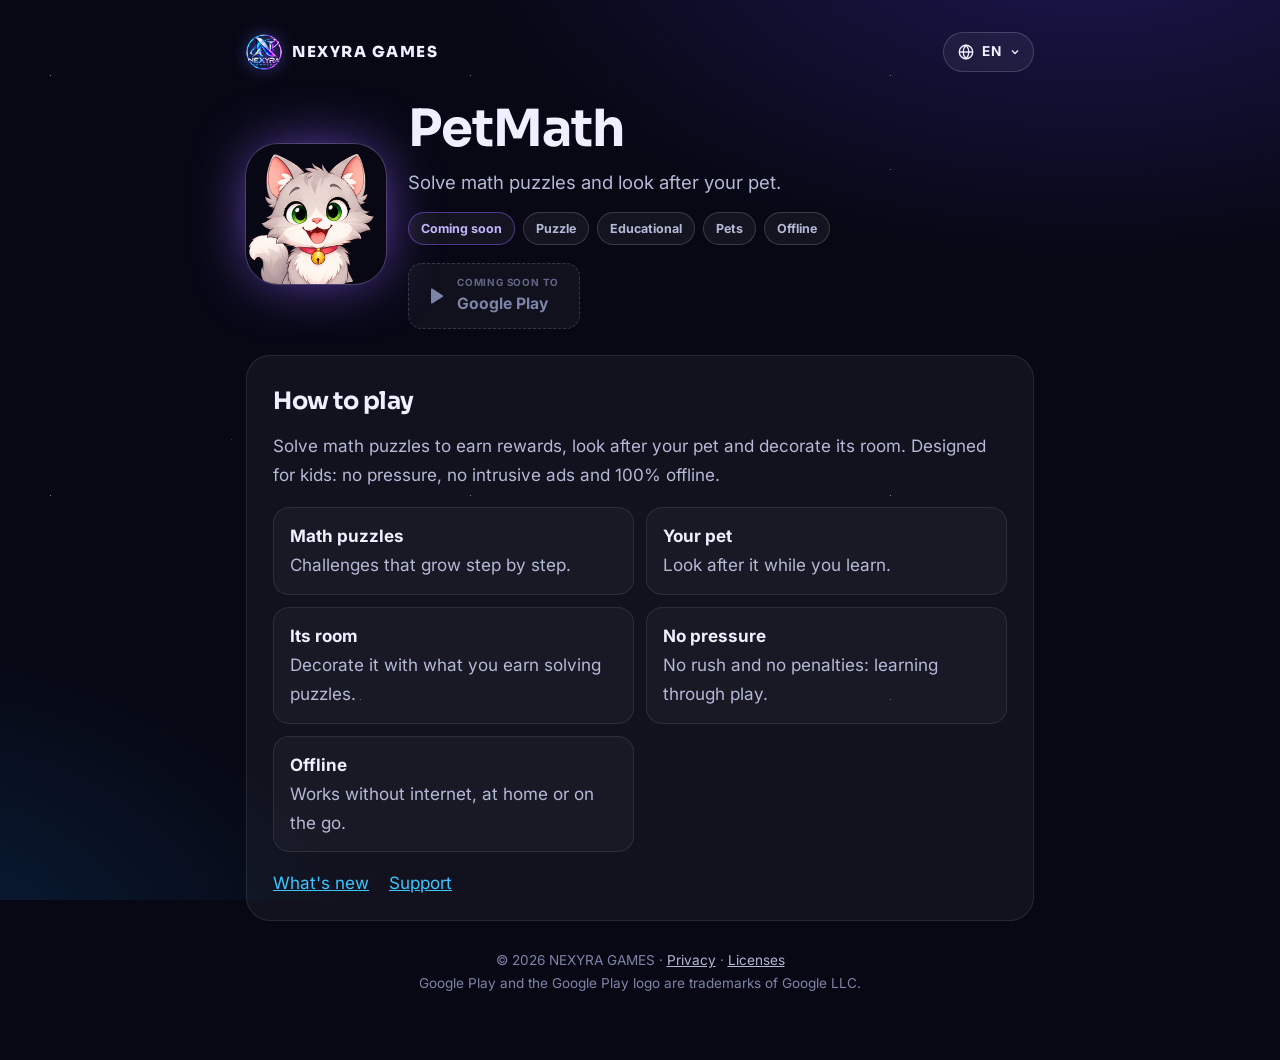
<file: petmath/index.html>
<!doctype html>
<html lang="es" data-titles='{"es": "PetMath · Puzles de mates con mascota · NEXYRA GAMES", "en": "PetMath · Math puzzles with a pet · NEXYRA GAMES", "pt": "PetMath · Quebra-cabeças de matemática com pet · NEXYRA GAMES", "fr": "PetMath · Puzzles de maths avec un animal · NEXYRA GAMES", "de": "PetMath · Mathe-Rätsel mit Haustier · NEXYRA GAMES", "it": "PetMath · Puzzle di matematica con animaletto · NEXYRA GAMES", "ja": "PetMath · ペットと算数パズル · NEXYRA GAMES"}'>
<head>
<meta charset="utf-8">
<meta name="viewport" content="width=device-width, initial-scale=1">
<title>PetMath · Puzles de mates con mascota · NEXYRA GAMES</title>
<meta name="description" content="PetMath: resuelve puzles matemáticos, cuida a tu mascota y decora su habitación. Para peques, sin presión y sin conexión. PetMath: math puzzles with a pet to look after.">
<meta name="theme-color" content="#070814">
<link rel="icon" href="../assets/img/petmath-cover.png">
<meta property="og:title" content="PetMath · NEXYRA GAMES">
<meta property="og:description" content="Puzles de mates y una mascota que cuidar. Math puzzles and a pet to look after.">
<meta property="og:image" content="https://gamesnexyra-apps.github.io/assets/img/petmath-cover.png">
<link rel="stylesheet" href="../css/fonts.css?v=8">
<link rel="stylesheet" href="../css/page.css?v=8">
<script src="../js/page-lang.js?v=8"></script>
</head>
<body>
<main>
  <div class="topbar">
    <a class="brand" href="../"><img src="../assets/img/nexyra-emblem-128.png" alt="">NEXYRA GAMES</a>
    <div class="lang-pick" data-langs></div>
  </div>

  <div class="game-hero">
    <img class="icon" src="../assets/img/petmath-cover.png" alt="PetMath" width="140" height="140">
    <div>
      <h1>PetMath</h1>
      <p class="tagline" data-l="es">Resuelve puzles de mates y cuida a tu mascota.</p>
      <p class="tagline" data-l="en">Solve math puzzles and look after your pet.</p>
      <p class="tagline" data-l="pt">Resolva quebra-cabeças de matemática e cuide do seu pet.</p>
      <p class="tagline" data-l="fr">Résous des puzzles de maths et prends soin de ton animal.</p>
      <p class="tagline" data-l="de">Löse Mathe-Rätsel und kümmere dich um dein Haustier.</p>
      <p class="tagline" data-l="it">Risolvi puzzle di matematica e prenditi cura del tuo animaletto.</p>
      <p class="tagline" data-l="ja">算数パズルを解いて、ペットのお世話をしよう。</p>
      <div class="badges">
        <span class="badge soon" data-l="es">Próximamente</span><span class="badge soon" data-l="en">Coming soon</span><span class="badge soon" data-l="pt">Em breve</span><span class="badge soon" data-l="fr">Bientôt</span><span class="badge soon" data-l="de">Demnächst</span><span class="badge soon" data-l="it">Prossimamente</span><span class="badge soon" data-l="ja">近日公開</span>
        <span class="badge" data-l="es">Puzle</span><span class="badge" data-l="en">Puzzle</span><span class="badge" data-l="pt">Quebra-cabeça</span><span class="badge" data-l="fr">Puzzle</span><span class="badge" data-l="de">Puzzle</span><span class="badge" data-l="it">Puzzle</span><span class="badge" data-l="ja">パズル</span>
        <span class="badge" data-l="es">Educativo</span><span class="badge" data-l="en">Educational</span><span class="badge" data-l="pt">Educativo</span><span class="badge" data-l="fr">Éducatif</span><span class="badge" data-l="de">Lernspiel</span><span class="badge" data-l="it">Educativo</span><span class="badge" data-l="ja">知育</span>
        <span class="badge" data-l="es">Mascotas</span><span class="badge" data-l="en">Pets</span><span class="badge" data-l="pt">Pets</span><span class="badge" data-l="fr">Animaux</span><span class="badge" data-l="de">Haustiere</span><span class="badge" data-l="it">Animali</span><span class="badge" data-l="ja">ペット</span>
        <span class="badge" data-l="es">Sin conexión</span><span class="badge" data-l="en">Offline</span><span class="badge" data-l="pt">Offline</span><span class="badge" data-l="fr">Hors ligne</span><span class="badge" data-l="de">Offline</span><span class="badge" data-l="it">Offline</span><span class="badge" data-l="ja">オフライン</span>
      </div>
      <!-- Al publicar: añade href con el enlace de Google Play, quita aria-disabled y añade la clase "live" -->
      <a class="play" aria-disabled="true">
        <svg viewBox="0 0 24 24" aria-hidden="true"><path fill="currentColor" d="M8 5.6v12.8c0 .8.9 1.3 1.6.9l10-6.4c.6-.4.6-1.3 0-1.7l-10-6.4C8.9 4.3 8 4.8 8 5.6Z"/></svg>
        <span><small data-l="es">Muy pronto en</small><small data-l="en">Coming soon to</small><small data-l="pt">Em breve no</small><small data-l="fr">Bientôt sur</small><small data-l="de">Demnächst bei</small><small data-l="it">Presto su</small><small data-l="ja">近日公開</small><b>Google Play</b></span>
      </a>
    </div>
  </div>

  <section data-l="es">
    <h2 class="doc-title">Cómo se juega</h2>
    <p>Resuelve puzles matemáticos para ganar premios, cuida a tu mascota y decora su habitación. Diseñado para peques: sin presión, sin anuncios intrusivos y 100 % sin conexión.</p>
    <ul class="features">
      <li><b>Puzles de mates</b>Retos que crecen poco a poco.</li>
      <li><b>Tu mascota</b>Cuida de ella mientras aprendes.</li>
      <li><b>Su habitación</b>Decórala con lo que ganas resolviendo puzles.</li>
      <li><b>Sin presión</b>Sin prisas ni castigos: se aprende jugando.</li>
      <li><b>Sin conexión</b>Funciona sin internet, en casa o de viaje.</li>
    </ul>
    <div class="links"><a href="../#actualizaciones">Novedades</a><a href="../#contacto">Soporte</a></div>
  </section>
  <section data-l="en">
    <h2 class="doc-title">How to play</h2>
    <p>Solve math puzzles to earn rewards, look after your pet and decorate its room. Designed for kids: no pressure, no intrusive ads and 100% offline.</p>
    <ul class="features">
      <li><b>Math puzzles</b>Challenges that grow step by step.</li>
      <li><b>Your pet</b>Look after it while you learn.</li>
      <li><b>Its room</b>Decorate it with what you earn solving puzzles.</li>
      <li><b>No pressure</b>No rush and no penalties: learning through play.</li>
      <li><b>Offline</b>Works without internet, at home or on the go.</li>
    </ul>
    <div class="links"><a href="../?lang=en#actualizaciones">What's new</a><a href="../?lang=en#contacto">Support</a></div>
  </section>
  <section data-l="pt">
    <h2 class="doc-title">Como jogar</h2>
    <p>Resolva quebra-cabeças de matemática, cuide do seu pet e decore o quarto dele. Feito para crianças: sem pressão, sem anúncios invasivos e 100% offline.</p>
    <ul class="features">
      <li><b>Quebra-cabeças de matemática</b>Desafios que crescem aos poucos.</li>
      <li><b>Seu pet</b>Cuide dele enquanto aprende.</li>
      <li><b>O quarto dele</b>Decore com o que você ganha resolvendo quebra-cabeças.</li>
      <li><b>Sem pressão</b>Sem pressa nem castigos: aprende-se brincando.</li>
      <li><b>Offline</b>Funciona sem internet, em casa ou em viagem.</li>
    </ul>
    <div class="links"><a href="../#actualizaciones">Novidades</a><a href="../#contacto">Suporte</a></div>
  </section>
  <section data-l="fr">
    <h2 class="doc-title">Comment jouer</h2>
    <p>Résolvez des puzzles mathématiques, prenez soin de votre animal et décorez sa chambre. Conçu pour les enfants : sans pression, sans publicité intrusive et 100 % hors ligne.</p>
    <ul class="features">
      <li><b>Puzzles de maths</b>Des défis qui augmentent petit à petit.</li>
      <li><b>Ton animal</b>Prends-en soin pendant que tu apprends.</li>
      <li><b>Sa chambre</b>Décore-la avec ce que tu gagnes en résolvant des puzzles.</li>
      <li><b>Sans pression</b>Ni précipitation ni punition : on apprend en jouant.</li>
      <li><b>Hors ligne</b>Fonctionne sans internet, à la maison ou en voyage.</li>
    </ul>
    <div class="links"><a href="../#actualizaciones">Nouveautés</a><a href="../#contacto">Assistance</a></div>
  </section>
  <section data-l="de">
    <h2 class="doc-title">So wird gespielt</h2>
    <p>Löse Mathe-Rätsel, kümmere dich um dein Haustier und richte sein Zimmer ein. Für Kinder gemacht: kein Druck, keine aufdringliche Werbung und 100 % offline.</p>
    <ul class="features">
      <li><b>Mathe-Rätsel</b>Herausforderungen, die nach und nach schwieriger werden.</li>
      <li><b>Dein Haustier</b>Kümmere dich darum, während du lernst.</li>
      <li><b>Sein Zimmer</b>Richte es mit dem ein, was du beim Rätseln gewinnst.</li>
      <li><b>Ohne Druck</b>Keine Eile, keine Strafen: spielend lernen.</li>
      <li><b>Offline</b>Funktioniert ohne Internet, zu Hause oder unterwegs.</li>
    </ul>
    <div class="links"><a href="../#actualizaciones">Neuigkeiten</a><a href="../#contacto">Support</a></div>
  </section>
  <section data-l="it">
    <h2 class="doc-title">Come si gioca</h2>
    <p>Risolvi puzzle matematici, prenditi cura del tuo animaletto e decora la sua stanza. Pensato per i più piccoli: nessuna pressione, nessuna pubblicità invadente e 100% offline.</p>
    <ul class="features">
      <li><b>Puzzle di matematica</b>Sfide che crescono poco a poco.</li>
      <li><b>Il tuo animaletto</b>Prenditene cura mentre impari.</li>
      <li><b>La sua stanza</b>Decorala con quello che vinci risolvendo i puzzle.</li>
      <li><b>Senza pressione</b>Niente fretta né punizioni: si impara giocando.</li>
      <li><b>Offline</b>Funziona senza internet, a casa o in viaggio.</li>
    </ul>
    <div class="links"><a href="../#actualizaciones">Novità</a><a href="../#contacto">Assistenza</a></div>
  </section>
  <section data-l="ja">
    <h2 class="doc-title">遊び方</h2>
    <p>算数パズルを解いて、ペットのお世話をし、お部屋を飾ろう。お子さま向けに設計：プレッシャーなし、邪魔な広告なし、完全オフライン。</p>
    <ul class="features">
      <li><b>算数パズル</b>少しずつ難しくなるチャレンジ。</li>
      <li><b>あなたのペット</b>学びながらお世話しよう。</li>
      <li><b>ペットのお部屋</b>パズルで手に入れたもので飾ろう。</li>
      <li><b>プレッシャーなし</b>急かさない、罰もない。遊びながら学べます。</li>
      <li><b>オフライン</b>インターネットなしで、家でもおでかけ先でも。</li>
    </ul>
    <div class="links"><a href="../#actualizaciones">最新情報</a><a href="../#contacto">サポート</a></div>
  </section>

  <footer><span data-l="es">© 2026 NEXYRA GAMES · <a href="../privacidad/">Privacidad</a> · <a href="../licencias/">Licencias</a><br>Google Play y el logotipo de Google Play son marcas de Google LLC.</span><span data-l="en">© 2026 NEXYRA GAMES · <a href="../privacidad/">Privacy</a> · <a href="../licencias/">Licenses</a><br>Google Play and the Google Play logo are trademarks of Google LLC.</span><span data-l="pt">© 2026 NEXYRA GAMES · <a href="../privacidad/">Privacidade</a> · <a href="../licencias/">Licenças</a><br>Google Play e o logotipo do Google Play são marcas da Google LLC.</span><span data-l="fr">© 2026 NEXYRA GAMES · <a href="../privacidad/">Confidentialité</a> · <a href="../licencias/">Licences</a><br>Google Play et le logo Google Play sont des marques de Google LLC.</span><span data-l="de">© 2026 NEXYRA GAMES · <a href="../privacidad/">Datenschutz</a> · <a href="../licencias/">Lizenzen</a><br>Google Play und das Google Play-Logo sind Marken von Google LLC.</span><span data-l="it">© 2026 NEXYRA GAMES · <a href="../privacidad/">Privacy</a> · <a href="../licencias/">Licenze</a><br>Google Play e il logo Google Play sono marchi di Google LLC.</span><span data-l="ja">© 2026 NEXYRA GAMES · <a href="../privacidad/">プライバシー</a> · <a href="../licencias/">ライセンス</a><br>Google Play および Google Play ロゴは Google LLC の商標です。</span></footer>
</main>
</body>
</html>
</file>
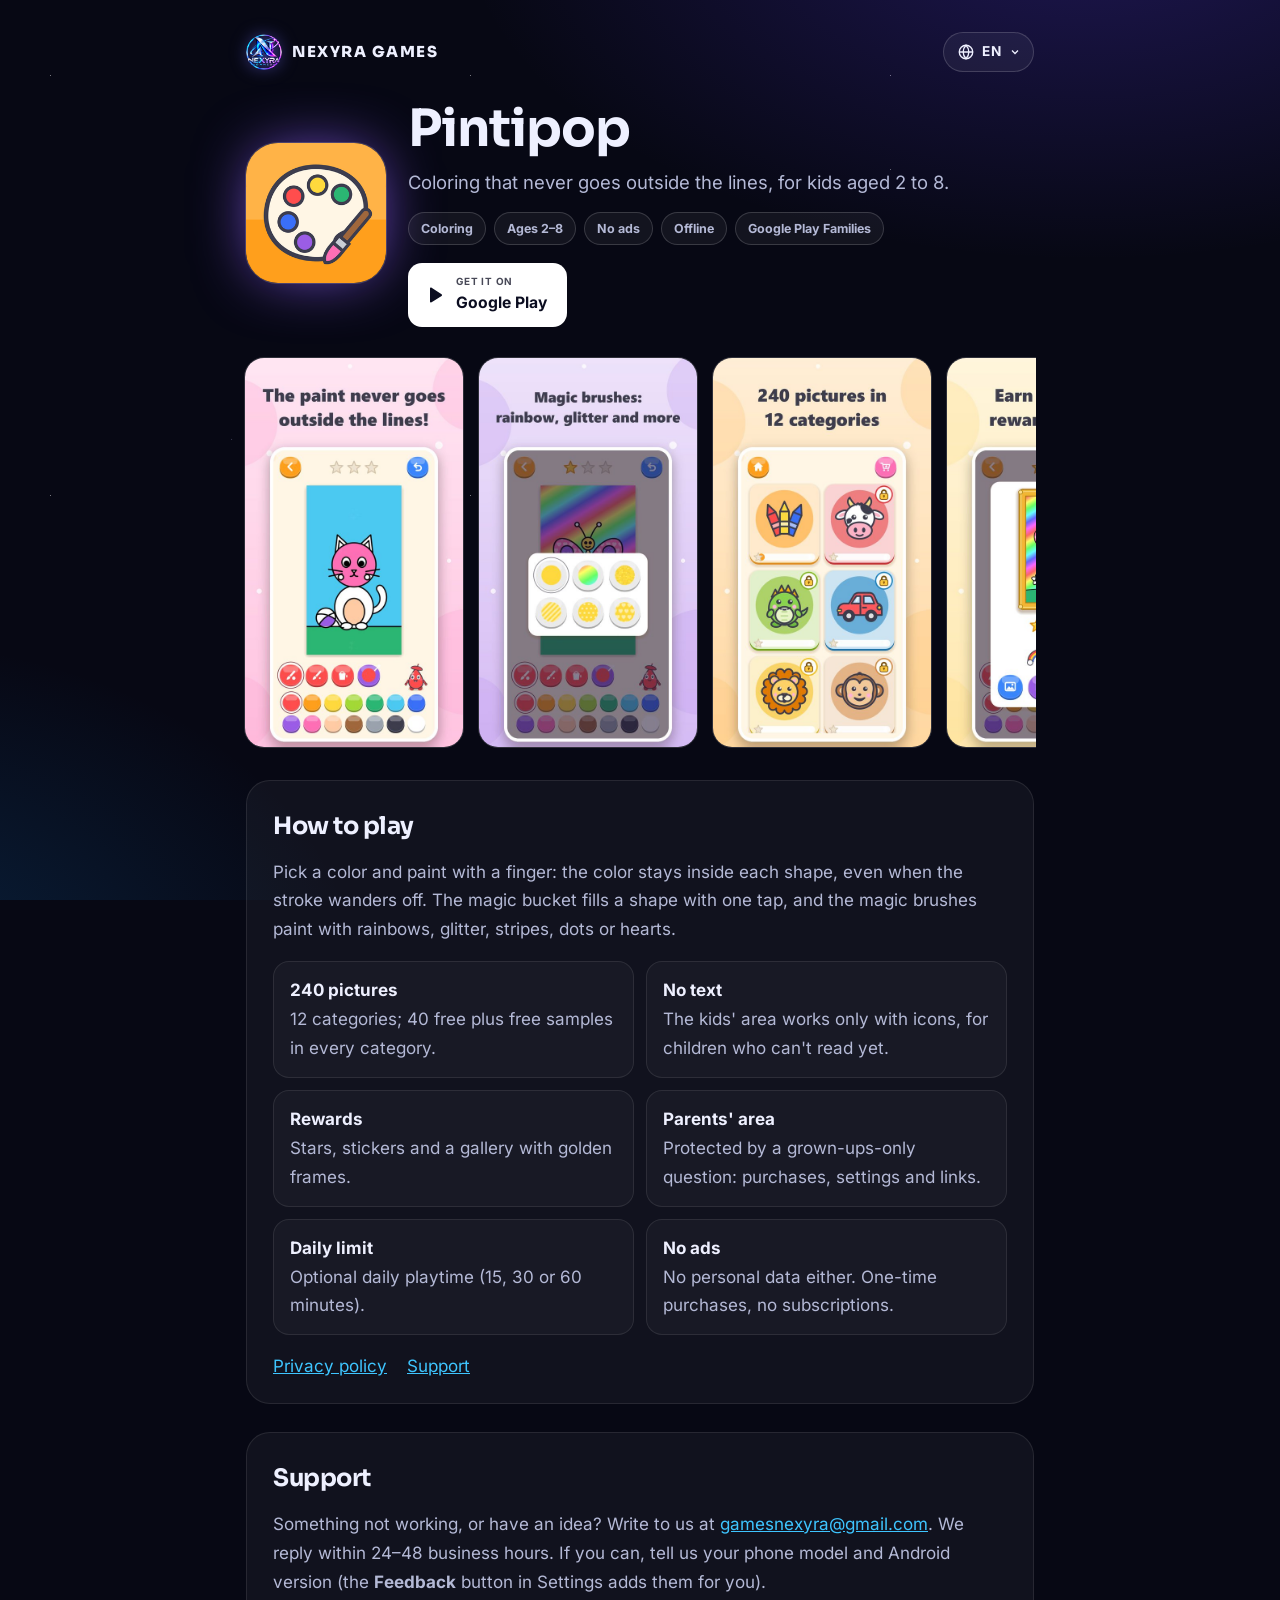
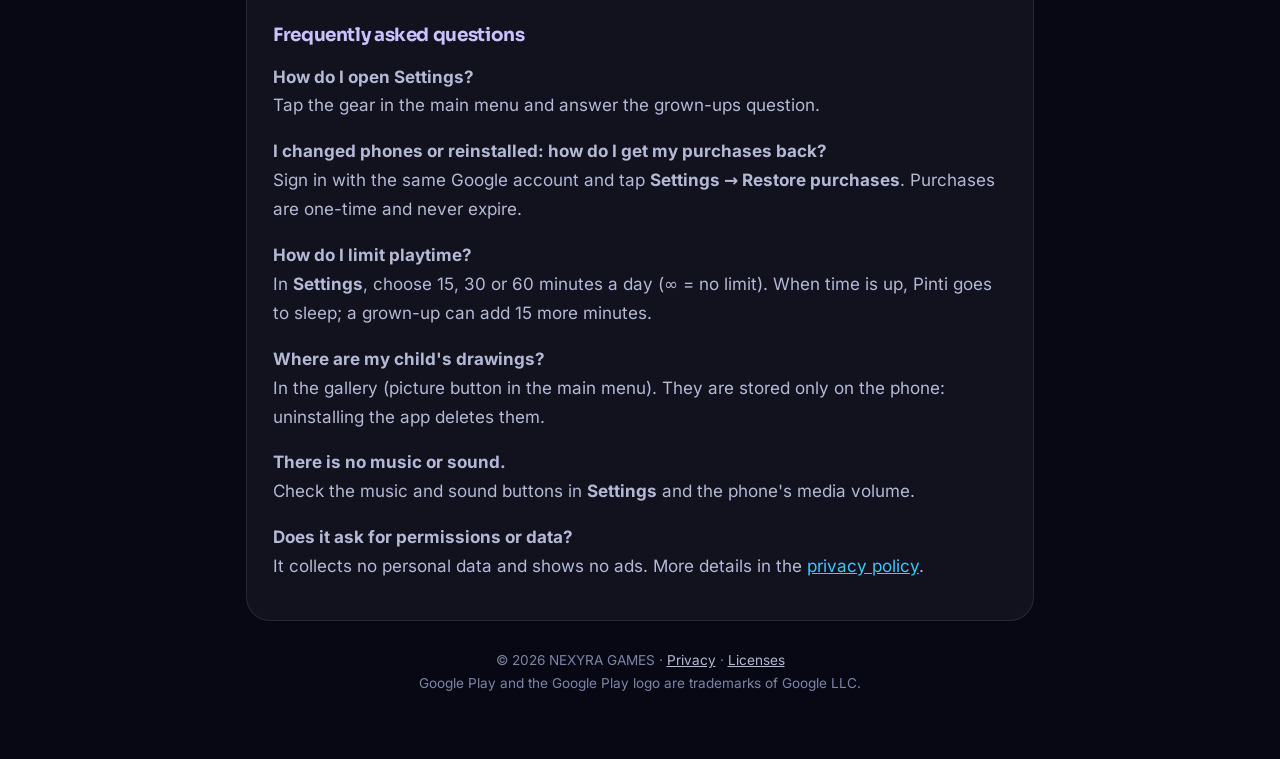
<file: pintipop/index.html>
<!doctype html>
<html lang="es" data-titles='{"es": "Pintipop · Colorear para niños · NEXYRA GAMES", "en": "Pintipop · Coloring for kids · NEXYRA GAMES", "pt": "Pintipop · Colorir para crianças · NEXYRA GAMES", "fr": "Pintipop · Coloriage pour enfants · NEXYRA GAMES", "de": "Pintipop · Ausmalen für Kinder · NEXYRA GAMES", "it": "Pintipop · Colorare per bambini · NEXYRA GAMES", "ja": "Pintipop · こどものぬりえ · NEXYRA GAMES"}'>
<head>
<meta charset="utf-8">
<meta name="viewport" content="width=device-width, initial-scale=1">
<title>Pintipop · Colorear para niños · NEXYRA GAMES</title>
<meta name="description" content="Pintipop: dibujos para colorear para niños de 2 a 8 años. La pintura nunca se sale de la raya. Sin anuncios y sin conexión. Soporte y ayuda. Pintipop: a coloring book for kids that never goes outside the lines. Support and help.">
<meta name="theme-color" content="#070814">
<link rel="icon" href="../assets/img/pintipop-cover.png">
<meta property="og:title" content="Pintipop · NEXYRA GAMES">
<meta property="og:description" content="Colorear sin salirse de la raya. Coloring that never goes outside the lines.">
<meta property="og:image" content="https://gamesnexyra-apps.github.io/assets/img/pintipop-cover.png">
<link rel="stylesheet" href="../css/fonts.css?v=8">
<link rel="stylesheet" href="../css/page.css?v=8">
<script src="../js/page-lang.js?v=8"></script>
</head>
<body>
<main>
  <div class="topbar">
    <a class="brand" href="../"><img src="../assets/img/nexyra-emblem-128.png" alt="">NEXYRA GAMES</a>
    <div class="lang-pick" data-langs></div>
  </div>

  <div class="game-hero">
    <img class="icon" src="../assets/img/pintipop-cover.png" alt="Pintipop" width="140" height="140">
    <div>
      <h1>Pintipop</h1>
      <p class="tagline" data-l="es">Colorear sin salirse de la raya, para niños de 2 a 8 años.</p>
      <p class="tagline" data-l="en">Coloring that never goes outside the lines, for kids aged 2 to 8.</p>
      <p class="tagline" data-l="pt">Colorir sem sair da linha, para crianças de 2 a 8 anos.</p>
      <p class="tagline" data-l="fr">Colorier sans dépasser, pour les enfants de 2 à 8 ans.</p>
      <p class="tagline" data-l="de">Ausmalen, ohne über den Rand zu malen – für Kinder von 2 bis 8 Jahren.</p>
      <p class="tagline" data-l="it">Colorare senza uscire dai bordi, per bambini dai 2 agli 8 anni.</p>
      <p class="tagline" data-l="ja">はみ出さないぬりえ。2〜8歳の子ども向け。</p>
      <div class="badges">
        <span class="badge" data-l="es">Colorear</span><span class="badge" data-l="en">Coloring</span><span class="badge" data-l="pt">Colorir</span><span class="badge" data-l="fr">Coloriage</span><span class="badge" data-l="de">Ausmalen</span><span class="badge" data-l="it">Colorare</span><span class="badge" data-l="ja">ぬりえ</span>
        <span class="badge" data-l="es">2–8 años</span><span class="badge" data-l="en">Ages 2–8</span><span class="badge" data-l="pt">2–8 anos</span><span class="badge" data-l="fr">2–8 ans</span><span class="badge" data-l="de">2–8 Jahre</span><span class="badge" data-l="it">2–8 anni</span><span class="badge" data-l="ja">2〜8歳</span>
        <span class="badge" data-l="es">Sin anuncios</span><span class="badge" data-l="en">No ads</span><span class="badge" data-l="pt">Sem anúncios</span><span class="badge" data-l="fr">Sans publicité</span><span class="badge" data-l="de">Ohne Werbung</span><span class="badge" data-l="it">Senza pubblicità</span><span class="badge" data-l="ja">広告なし</span>
        <span class="badge" data-l="es">Sin conexión</span><span class="badge" data-l="en">Offline</span><span class="badge" data-l="pt">Offline</span><span class="badge" data-l="fr">Hors ligne</span><span class="badge" data-l="de">Offline</span><span class="badge" data-l="it">Offline</span><span class="badge" data-l="ja">オフライン</span>
        <span class="badge" data-l="es">Familias de Google Play</span><span class="badge" data-l="en">Google Play Families</span><span class="badge" data-l="pt">Famílias do Google Play</span><span class="badge" data-l="fr">Familles Google Play</span><span class="badge" data-l="de">Google Play Familien</span><span class="badge" data-l="it">Famiglie di Google Play</span><span class="badge" data-l="ja">Google Play ファミリー</span>
      </div>
      <a class="play live" href="https://play.google.com/store/apps/details?id=com.pintipop.app" target="_blank" rel="noopener">
        <svg viewBox="0 0 24 24" aria-hidden="true"><path fill="currentColor" d="M8 5.6v12.8c0 .8.9 1.3 1.6.9l10-6.4c.6-.4.6-1.3 0-1.7l-10-6.4C8.9 4.3 8 4.8 8 5.6Z"/></svg>
        <span><small data-l="es">Disponible en</small><small data-l="en">Get it on</small><small data-l="pt">Disponível no</small><small data-l="fr">Disponible sur</small><small data-l="de">Jetzt bei</small><small data-l="it">Disponibile su</small><small data-l="ja">今すぐ入手</small><b>Google Play</b></span>
      </a>
    </div>
  </div>

  <div class="shots" data-l="es">
    <img src="../assets/img/pintipop/es-1-pintar.jpg" alt="La pintura no se sale de la raya" loading="lazy">
    <img src="../assets/img/pintipop/es-2-pinceles_magicos.jpg" alt="Pinceles mágicos" loading="lazy">
    <img src="../assets/img/pintipop/es-3-categorias.jpg" alt="Categorías de dibujos" loading="lazy">
    <img src="../assets/img/pintipop/es-4-obra_de_arte.jpg" alt="Estrellas y pegatinas de premio" loading="lazy">
    <img src="../assets/img/pintipop/es-5-galeria.jpg" alt="Galería con marco dorado" loading="lazy">
  </div>
  <div class="shots" data-l="en">
    <img src="../assets/img/pintipop/en-1-pintar.jpg" alt="The paint never goes outside the lines" loading="lazy">
    <img src="../assets/img/pintipop/en-2-pinceles_magicos.jpg" alt="Magic brushes" loading="lazy">
    <img src="../assets/img/pintipop/en-3-categorias.jpg" alt="Picture categories" loading="lazy">
    <img src="../assets/img/pintipop/en-4-obra_de_arte.jpg" alt="Stars and reward stickers" loading="lazy">
    <img src="../assets/img/pintipop/en-5-galeria.jpg" alt="Gallery with a golden frame" loading="lazy">
  </div>
  <div class="shots" data-l="pt">
    <img src="../assets/img/pintipop/pt-1-pintar.jpg" alt="A tinta não sai da linha" loading="lazy">
    <img src="../assets/img/pintipop/pt-2-pinceles_magicos.jpg" alt="Pincéis mágicos" loading="lazy">
    <img src="../assets/img/pintipop/pt-3-categorias.jpg" alt="Categorias de desenhos" loading="lazy">
    <img src="../assets/img/pintipop/pt-4-obra_de_arte.jpg" alt="Estrelas e adesivos de prêmio" loading="lazy">
    <img src="../assets/img/pintipop/pt-5-galeria.jpg" alt="Galeria com moldura dourada" loading="lazy">
  </div>
  <div class="shots" data-l="fr">
    <img src="../assets/img/pintipop/fr-1-pintar.jpg" alt="La peinture ne dépasse pas" loading="lazy">
    <img src="../assets/img/pintipop/fr-2-pinceles_magicos.jpg" alt="Pinceaux magiques" loading="lazy">
    <img src="../assets/img/pintipop/fr-3-categorias.jpg" alt="Catégories de dessins" loading="lazy">
    <img src="../assets/img/pintipop/fr-4-obra_de_arte.jpg" alt="Étoiles et autocollants" loading="lazy">
    <img src="../assets/img/pintipop/fr-5-galeria.jpg" alt="Galerie avec cadre doré" loading="lazy">
  </div>
  <div class="shots" data-l="de">
    <img src="../assets/img/pintipop/de-1-pintar.jpg" alt="Die Farbe bleibt im Bild" loading="lazy">
    <img src="../assets/img/pintipop/de-2-pinceles_magicos.jpg" alt="Zauberpinsel" loading="lazy">
    <img src="../assets/img/pintipop/de-3-categorias.jpg" alt="Bildkategorien" loading="lazy">
    <img src="../assets/img/pintipop/de-4-obra_de_arte.jpg" alt="Sterne und Belohnungssticker" loading="lazy">
    <img src="../assets/img/pintipop/de-5-galeria.jpg" alt="Galerie mit goldenem Rahmen" loading="lazy">
  </div>
  <div class="shots" data-l="it">
    <img src="../assets/img/pintipop/it-1-pintar.jpg" alt="Il colore non esce dai bordi" loading="lazy">
    <img src="../assets/img/pintipop/it-2-pinceles_magicos.jpg" alt="Pennelli magici" loading="lazy">
    <img src="../assets/img/pintipop/it-3-categorias.jpg" alt="Categorie di disegni" loading="lazy">
    <img src="../assets/img/pintipop/it-4-obra_de_arte.jpg" alt="Stelle e adesivi premio" loading="lazy">
    <img src="../assets/img/pintipop/it-5-galeria.jpg" alt="Galleria con cornice dorata" loading="lazy">
  </div>
  <div class="shots" data-l="ja">
    <img src="../assets/img/pintipop/ja-1-pintar.jpg" alt="色がはみ出さない" loading="lazy">
    <img src="../assets/img/pintipop/ja-2-pinceles_magicos.jpg" alt="魔法のブラシ" loading="lazy">
    <img src="../assets/img/pintipop/ja-3-categorias.jpg" alt="ぬりえのカテゴリー" loading="lazy">
    <img src="../assets/img/pintipop/ja-4-obra_de_arte.jpg" alt="スターとごほうびシール" loading="lazy">
    <img src="../assets/img/pintipop/ja-5-galeria.jpg" alt="金色の額縁のギャラリー" loading="lazy">
  </div>

  <section data-l="es">
    <h2 class="doc-title">Cómo se juega</h2>
    <p>Elige un color y pinta con el dedo: el color se queda dentro de cada zona del dibujo, aunque el trazo se escape. El cubo mágico rellena una zona de un toque y los pinceles mágicos pintan con arcoíris, purpurina, rayas, lunares o corazones.</p>
    <ul class="features">
      <li><b>240 dibujos</b>12 categorías; 40 gratis y dibujos de muestra en cada categoría.</li>
      <li><b>Sin texto</b>La parte infantil funciona solo con iconos, para niños que aún no leen.</li>
      <li><b>Premios</b>Estrellas, pegatinas y una galería con marco dorado.</li>
      <li><b>Zona de padres</b>Protegida con una pregunta para adultos: compras, ajustes y enlaces.</li>
      <li><b>Límite diario</b>Tiempo de juego al día opcional (15, 30 o 60 minutos).</li>
      <li><b>Sin anuncios</b>Ni datos personales. Compras de un solo pago, sin suscripciones.</li>
    </ul>
    <div class="links"><a href="privacidad.html">Política de privacidad</a><a href="#soporte">Soporte</a></div>
  </section>
  <section data-l="en">
    <h2 class="doc-title">How to play</h2>
    <p>Pick a color and paint with a finger: the color stays inside each shape, even when the stroke wanders off. The magic bucket fills a shape with one tap, and the magic brushes paint with rainbows, glitter, stripes, dots or hearts.</p>
    <ul class="features">
      <li><b>240 pictures</b>12 categories; 40 free plus free samples in every category.</li>
      <li><b>No text</b>The kids' area works only with icons, for children who can't read yet.</li>
      <li><b>Rewards</b>Stars, stickers and a gallery with golden frames.</li>
      <li><b>Parents' area</b>Protected by a grown-ups-only question: purchases, settings and links.</li>
      <li><b>Daily limit</b>Optional daily playtime (15, 30 or 60 minutes).</li>
      <li><b>No ads</b>No personal data either. One-time purchases, no subscriptions.</li>
    </ul>
    <div class="links"><a href="privacidad.html#en">Privacy policy</a><a href="#soporte">Support</a></div>
  </section>
  <section data-l="pt">
    <h2 class="doc-title">Como jogar</h2>
    <p>Escolha uma cor e pinte com o dedo: a cor fica dentro de cada área do desenho, mesmo quando o traço escapa. O balde mágico preenche uma área com um toque e os pincéis mágicos pintam com arco-íris, purpurina, listras, bolinhas ou corações.</p>
    <ul class="features">
      <li><b>240 desenhos</b>12 categorias; 40 grátis e amostras grátis em cada categoria.</li>
      <li><b>Sem texto</b>A parte infantil funciona só com ícones, para crianças que ainda não leem.</li>
      <li><b>Prêmios</b>Estrelas, adesivos e uma galeria com moldura dourada.</li>
      <li><b>Área dos pais</b>Protegida por uma pergunta para adultos: compras, ajustes e links.</li>
      <li><b>Limite diário</b>Tempo de jogo por dia opcional (15, 30 ou 60 minutos).</li>
      <li><b>Sem anúncios</b>Nem dados pessoais. Compras de pagamento único, sem assinaturas.</li>
    </ul>
    <div class="links"><a href="privacidad.html#en">Política de privacidade</a><a href="#soporte">Suporte</a></div>
  </section>
  <section data-l="fr">
    <h2 class="doc-title">Comment jouer</h2>
    <p>Choisis une couleur et peins avec le doigt : la couleur reste dans chaque zone du dessin, même quand le trait s'échappe. Le pot magique remplit une zone d'une seule touche et les pinceaux magiques peignent avec des arcs-en-ciel, des paillettes, des rayures, des pois ou des cœurs.</p>
    <ul class="features">
      <li><b>240 dessins</b>12 catégories ; 40 gratuits et des dessins d'essai dans chaque catégorie.</li>
      <li><b>Sans texte</b>L'espace enfant fonctionne seulement avec des icônes, pour les enfants qui ne lisent pas encore.</li>
      <li><b>Récompenses</b>Étoiles, autocollants et une galerie avec cadre doré.</li>
      <li><b>Espace parents</b>Protégé par une question pour adultes : achats, réglages et liens.</li>
      <li><b>Limite quotidienne</b>Temps de jeu par jour en option (15, 30 ou 60 minutes).</li>
      <li><b>Sans publicité</b>Ni données personnelles. Achats uniques, sans abonnement.</li>
    </ul>
    <div class="links"><a href="privacidad.html#en">Politique de confidentialité</a><a href="#soporte">Assistance</a></div>
  </section>
  <section data-l="de">
    <h2 class="doc-title">So wird gespielt</h2>
    <p>Wähle eine Farbe und male mit dem Finger: Die Farbe bleibt in jeder Fläche des Bildes, auch wenn der Strich danebengeht. Der Zaubereimer füllt eine Fläche mit einem Tipp, und die Zauberpinsel malen mit Regenbogen, Glitzer, Streifen, Punkten oder Herzen.</p>
    <ul class="features">
      <li><b>240 Bilder</b>12 Kategorien; 40 kostenlos und Gratis-Proben in jeder Kategorie.</li>
      <li><b>Ohne Text</b>Der Kinderbereich funktioniert nur mit Symbolen – für Kinder, die noch nicht lesen.</li>
      <li><b>Belohnungen</b>Sterne, Sticker und eine Galerie mit goldenen Rahmen.</li>
      <li><b>Elternbereich</b>Geschützt durch eine Frage für Erwachsene: Käufe, Einstellungen und Links.</li>
      <li><b>Tageslimit</b>Optionale Spielzeit pro Tag (15, 30 oder 60 Minuten).</li>
      <li><b>Ohne Werbung</b>Und ohne persönliche Daten. Einmalkäufe, keine Abos.</li>
    </ul>
    <div class="links"><a href="privacidad.html#en">Datenschutzerklärung</a><a href="#soporte">Support</a></div>
  </section>
  <section data-l="it">
    <h2 class="doc-title">Come si gioca</h2>
    <p>Scegli un colore e dipingi con il dito: il colore resta dentro ogni zona del disegno, anche quando il tratto scappa. Il secchiello magico riempie una zona con un tocco e i pennelli magici dipingono con arcobaleni, brillantini, righe, pois o cuori.</p>
    <ul class="features">
      <li><b>240 disegni</b>12 categorie; 40 gratis e disegni di prova in ogni categoria.</li>
      <li><b>Senza testo</b>La parte per i bambini funziona solo con icone, per chi non sa ancora leggere.</li>
      <li><b>Premi</b>Stelle, adesivi e una galleria con cornici dorate.</li>
      <li><b>Area genitori</b>Protetta da una domanda per adulti: acquisti, impostazioni e link.</li>
      <li><b>Limite giornaliero</b>Tempo di gioco al giorno facoltativo (15, 30 o 60 minuti).</li>
      <li><b>Senza pubblicità</b>E senza dati personali. Acquisti una tantum, senza abbonamenti.</li>
    </ul>
    <div class="links"><a href="privacidad.html#en">Informativa sulla privacy</a><a href="#soporte">Assistenza</a></div>
  </section>
  <section data-l="ja">
    <h2 class="doc-title">遊び方</h2>
    <p>色を選んで指でぬろう。線の外まで指が動いても、色は絵の各エリアの中にきれいにおさまります。魔法のバケツはタップひとつでエリアをぬりつぶし、魔法のブラシは虹色、キラキラ、しましま、水玉、ハートでぬれます。</p>
    <ul class="features">
      <li><b>240枚のぬりえ</b>12カテゴリー。40枚は無料、どのカテゴリーにも無料のお試しあり。</li>
      <li><b>文字なし</b>子ども用の画面はアイコンだけ。まだ字が読めない子でも遊べます。</li>
      <li><b>ごほうび</b>スター、シール、金色の額縁のギャラリー。</li>
      <li><b>保護者エリア</b>大人向けの質問で保護：購入・設定・リンク。</li>
      <li><b>1日の制限</b>1日のプレイ時間を設定可能（15・30・60分）。</li>
      <li><b>広告なし</b>個人情報も集めません。買い切りの購入のみで、定期購入はありません。</li>
    </ul>
    <div class="links"><a href="privacidad.html#en">プライバシーポリシー</a><a href="#soporte">サポート</a></div>
  </section>

  <span id="soporte"></span>
  <section data-l="es">
    <h2 class="doc-title">Soporte</h2>
    <p>¿Algo no funciona o tienes una idea? Escríbenos a <a href="mailto:gamesnexyra@gmail.com?subject=Pintipop%3A%20soporte">gamesnexyra@gmail.com</a>. Respondemos en 24–48 h laborables. Si puedes, dinos el modelo del móvil y la versión de Android (el botón <b>Sugerencias</b> de Ajustes ya los añade).</p>
    <h2>Preguntas frecuentes</h2>
    <p><b>¿Cómo entro en Ajustes?</b><br>Toca el engranaje del menú principal y responde la pregunta para adultos.</p>
    <p><b>He cambiado de móvil o reinstalado: ¿cómo recupero mis compras?</b><br>Entra con la misma cuenta de Google y pulsa <b>Ajustes → Restaurar compras</b>. Las compras son de un solo pago y no caducan.</p>
    <p><b>¿Cómo limito el tiempo de juego?</b><br>En <b>Ajustes</b>, elige 15, 30 o 60 minutos al día (∞ = sin límite). Al acabar, Pinti se va a dormir; un adulto puede dar 15 minutos más.</p>
    <p><b>¿Dónde están los dibujos que ha pintado mi hijo?</b><br>En la galería (botón del cuadro en el menú principal). Se guardan solo en el móvil: si desinstalas la app, se borran.</p>
    <p><b>No se oye la música o los sonidos.</b><br>Revisa los botones de música y sonidos en <b>Ajustes</b> y el volumen multimedia del móvil.</p>
    <p><b>¿Pide permisos o datos?</b><br>No recoge datos personales ni muestra anuncios. Más detalles en la <a href="privacidad.html">política de privacidad</a>.</p>
  </section>
  <section data-l="en">
    <h2 class="doc-title">Support</h2>
    <p>Something not working, or have an idea? Write to us at <a href="mailto:gamesnexyra@gmail.com?subject=Pintipop%3A%20support">gamesnexyra@gmail.com</a>. We reply within 24–48 business hours. If you can, tell us your phone model and Android version (the <b>Feedback</b> button in Settings adds them for you).</p>
    <h2>Frequently asked questions</h2>
    <p><b>How do I open Settings?</b><br>Tap the gear in the main menu and answer the grown-ups question.</p>
    <p><b>I changed phones or reinstalled: how do I get my purchases back?</b><br>Sign in with the same Google account and tap <b>Settings → Restore purchases</b>. Purchases are one-time and never expire.</p>
    <p><b>How do I limit playtime?</b><br>In <b>Settings</b>, choose 15, 30 or 60 minutes a day (∞ = no limit). When time is up, Pinti goes to sleep; a grown-up can add 15 more minutes.</p>
    <p><b>Where are my child's drawings?</b><br>In the gallery (picture button in the main menu). They are stored only on the phone: uninstalling the app deletes them.</p>
    <p><b>There is no music or sound.</b><br>Check the music and sound buttons in <b>Settings</b> and the phone's media volume.</p>
    <p><b>Does it ask for permissions or data?</b><br>It collects no personal data and shows no ads. More details in the <a href="privacidad.html#en">privacy policy</a>.</p>
  </section>
  <section data-l="pt">
    <h2 class="doc-title">Suporte</h2>
    <p>Algo não funciona ou você tem uma ideia? Escreva para <a href="mailto:gamesnexyra@gmail.com?subject=Pintipop%3A%20support">gamesnexyra@gmail.com</a>. Respondemos em 24–48 h úteis. Se puder, informe o modelo do celular e a versão do Android (o botão <b>Sugestões</b> dos Ajustes já os adiciona).</p>
    <h2>Perguntas frequentes</h2>
    <p><b>Como entro nos Ajustes?</b><br>Toque na engrenagem do menu principal e responda à pergunta para adultos.</p>
    <p><b>Troquei de celular ou reinstalei: como recupero minhas compras?</b><br>Entre com a mesma conta do Google e toque em <b>Ajustes → Restaurar compras</b>. As compras são de pagamento único e não expiram.</p>
    <p><b>Como limito o tempo de jogo?</b><br>Nos <b>Ajustes</b>, escolha 15, 30 ou 60 minutos por dia (∞ = sem limite). Quando o tempo acaba, o Pinti vai dormir; um adulto pode dar mais 15 minutos.</p>
    <p><b>Onde estão os desenhos do meu filho?</b><br>Na galeria (botão do quadro no menu principal). Eles ficam salvos só no celular: se você desinstalar o app, eles são apagados.</p>
    <p><b>Não ouço a música nem os sons.</b><br>Confira os botões de música e sons nos <b>Ajustes</b> e o volume de mídia do celular.</p>
    <p><b>Ele pede permissões ou dados?</b><br>Não coleta dados pessoais nem mostra anúncios. Mais detalhes na <a href="privacidad.html#en">política de privacidade</a>.</p>
  </section>
  <section data-l="fr">
    <h2 class="doc-title">Assistance</h2>
    <p>Quelque chose ne fonctionne pas, ou vous avez une idée ? Écrivez-nous à <a href="mailto:gamesnexyra@gmail.com?subject=Pintipop%3A%20support">gamesnexyra@gmail.com</a>. Nous répondons sous 24 à 48 h ouvrées. Si possible, indiquez le modèle du téléphone et la version d'Android (le bouton <b>Suggestions</b> des Réglages les ajoute pour vous).</p>
    <h2>Questions fréquentes</h2>
    <p><b>Comment ouvrir les Réglages ?</b><br>Touchez l'engrenage du menu principal et répondez à la question pour adultes.</p>
    <p><b>J'ai changé de téléphone ou réinstallé l'app : comment récupérer mes achats ?</b><br>Connectez-vous avec le même compte Google et touchez <b>Réglages → Restaurer les achats</b>. Les achats sont uniques et n'expirent jamais.</p>
    <p><b>Comment limiter le temps de jeu ?</b><br>Dans les <b>Réglages</b>, choisissez 15, 30 ou 60 minutes par jour (∞ = sans limite). Quand le temps est écoulé, Pinti s'endort ; un adulte peut ajouter 15 minutes.</p>
    <p><b>Où sont les dessins de mon enfant ?</b><br>Dans la galerie (bouton du tableau dans le menu principal). Ils sont enregistrés uniquement sur le téléphone : désinstaller l'app les efface.</p>
    <p><b>Il n'y a ni musique ni son.</b><br>Vérifiez les boutons de musique et de sons dans les <b>Réglages</b> et le volume multimédia du téléphone.</p>
    <p><b>Demande-t-elle des autorisations ou des données ?</b><br>Elle ne collecte aucune donnée personnelle et n'affiche pas de publicité. Plus de détails dans la <a href="privacidad.html#en">politique de confidentialité</a>.</p>
  </section>
  <section data-l="de">
    <h2 class="doc-title">Support</h2>
    <p>Funktioniert etwas nicht oder hast du eine Idee? Schreib uns an <a href="mailto:gamesnexyra@gmail.com?subject=Pintipop%3A%20support">gamesnexyra@gmail.com</a>. Wir antworten innerhalb von 24–48 Stunden (werktags). Wenn möglich, nenne uns dein Handymodell und die Android-Version (die Schaltfläche <b>Feedback</b> in den Einstellungen fügt sie automatisch hinzu).</p>
    <h2>Häufige Fragen</h2>
    <p><b>Wie öffne ich die Einstellungen?</b><br>Tippe im Hauptmenü auf das Zahnrad und beantworte die Frage für Erwachsene.</p>
    <p><b>Neues Handy oder App neu installiert: Wie bekomme ich meine Käufe zurück?</b><br>Melde dich mit demselben Google-Konto an und tippe auf <b>Einstellungen → Käufe wiederherstellen</b>. Käufe sind einmalig und laufen nie ab.</p>
    <p><b>Wie begrenze ich die Spielzeit?</b><br>Wähle in den <b>Einstellungen</b> 15, 30 oder 60 Minuten pro Tag (∞ = kein Limit). Ist die Zeit um, schläft Pinti ein; ein Erwachsener kann 15 Minuten dazugeben.</p>
    <p><b>Wo sind die Bilder meines Kindes?</b><br>In der Galerie (Bilder-Schaltfläche im Hauptmenü). Sie werden nur auf dem Handy gespeichert: Wer die App deinstalliert, löscht sie.</p>
    <p><b>Es gibt keine Musik und keine Töne.</b><br>Prüfe die Schalter für Musik und Töne in den <b>Einstellungen</b> und die Medienlautstärke des Handys.</p>
    <p><b>Fragt die App nach Berechtigungen oder Daten?</b><br>Sie sammelt keine persönlichen Daten und zeigt keine Werbung. Mehr dazu in der <a href="privacidad.html#en">Datenschutzerklärung</a>.</p>
  </section>
  <section data-l="it">
    <h2 class="doc-title">Assistenza</h2>
    <p>Qualcosa non funziona o hai un'idea? Scrivici a <a href="mailto:gamesnexyra@gmail.com?subject=Pintipop%3A%20support">gamesnexyra@gmail.com</a>. Rispondiamo entro 24–48 ore lavorative. Se puoi, indicaci il modello del telefono e la versione di Android (il pulsante <b>Suggerimenti</b> nelle Impostazioni li aggiunge già).</p>
    <h2>Domande frequenti</h2>
    <p><b>Come entro nelle Impostazioni?</b><br>Tocca l'ingranaggio nel menu principale e rispondi alla domanda per adulti.</p>
    <p><b>Ho cambiato telefono o reinstallato: come recupero i miei acquisti?</b><br>Accedi con lo stesso account Google e tocca <b>Impostazioni → Ripristina acquisti</b>. Gli acquisti sono una tantum e non scadono.</p>
    <p><b>Come limito il tempo di gioco?</b><br>Nelle <b>Impostazioni</b> scegli 15, 30 o 60 minuti al giorno (∞ = senza limite). Quando il tempo finisce, Pinti va a dormire; un adulto può aggiungere 15 minuti.</p>
    <p><b>Dove sono i disegni di mio figlio?</b><br>Nella galleria (pulsante del quadro nel menu principale). Sono salvati solo sul telefono: disinstallando l'app vengono cancellati.</p>
    <p><b>Non si sentono la musica né i suoni.</b><br>Controlla i pulsanti di musica e suoni nelle <b>Impostazioni</b> e il volume multimediale del telefono.</p>
    <p><b>Chiede permessi o dati?</b><br>Non raccoglie dati personali e non mostra pubblicità. Più dettagli nell'<a href="privacidad.html#en">informativa sulla privacy</a>.</p>
  </section>
  <section data-l="ja">
    <h2 class="doc-title">サポート</h2>
    <p>うまく動かないときや、アイデアがあるときは <a href="mailto:gamesnexyra@gmail.com?subject=Pintipop%3A%20support">gamesnexyra@gmail.com</a> までご連絡ください。24〜48時間以内（営業日）にご返信します。可能であれば、端末の機種とAndroidのバージョンをお知らせください（設定の<b>ご意見</b>ボタンなら自動で入ります）。</p>
    <h2>よくある質問</h2>
    <p><b>設定はどこから開きますか？</b><br>メインメニューの歯車をタップし、大人向けの質問に答えてください。</p>
    <p><b>機種変更・再インストールしました。購入したものを戻すには？</b><br>同じGoogleアカウントでログインし、<b>設定 → 購入を復元</b>をタップしてください。購入は買い切りで、期限はありません。</p>
    <p><b>プレイ時間を制限するには？</b><br><b>設定</b>で1日15・30・60分を選びます（∞は制限なし）。時間になるとピンティが眠ります。大人が15分追加できます。</p>
    <p><b>子どもがぬった作品はどこにありますか？</b><br>ギャラリー（メインメニューの絵のボタン）にあります。作品は端末の中だけに保存され、アプリを削除すると消えます。</p>
    <p><b>音楽や効果音が聞こえません。</b><br><b>設定</b>の音楽・効果音のボタンと、端末のメディア音量を確認してください。</p>
    <p><b>権限や個人情報を求めますか？</b><br>個人情報は集めず、広告も表示しません。詳しくは<a href="privacidad.html#en">プライバシーポリシー</a>をご覧ください。</p>
  </section>

  <footer><span data-l="es">© 2026 NEXYRA GAMES · <a href="../privacidad/">Privacidad</a> · <a href="../licencias/">Licencias</a><br>Google Play y el logotipo de Google Play son marcas de Google LLC.</span><span data-l="en">© 2026 NEXYRA GAMES · <a href="../privacidad/">Privacy</a> · <a href="../licencias/">Licenses</a><br>Google Play and the Google Play logo are trademarks of Google LLC.</span><span data-l="pt">© 2026 NEXYRA GAMES · <a href="../privacidad/">Privacidade</a> · <a href="../licencias/">Licenças</a><br>Google Play e o logotipo do Google Play são marcas da Google LLC.</span><span data-l="fr">© 2026 NEXYRA GAMES · <a href="../privacidad/">Confidentialité</a> · <a href="../licencias/">Licences</a><br>Google Play et le logo Google Play sont des marques de Google LLC.</span><span data-l="de">© 2026 NEXYRA GAMES · <a href="../privacidad/">Datenschutz</a> · <a href="../licencias/">Lizenzen</a><br>Google Play und das Google Play-Logo sind Marken von Google LLC.</span><span data-l="it">© 2026 NEXYRA GAMES · <a href="../privacidad/">Privacy</a> · <a href="../licencias/">Licenze</a><br>Google Play e il logo Google Play sono marchi di Google LLC.</span><span data-l="ja">© 2026 NEXYRA GAMES · <a href="../privacidad/">プライバシー</a> · <a href="../licencias/">ライセンス</a><br>Google Play および Google Play ロゴは Google LLC の商標です。</span></footer>
</main>
</body>
</html>
</file>
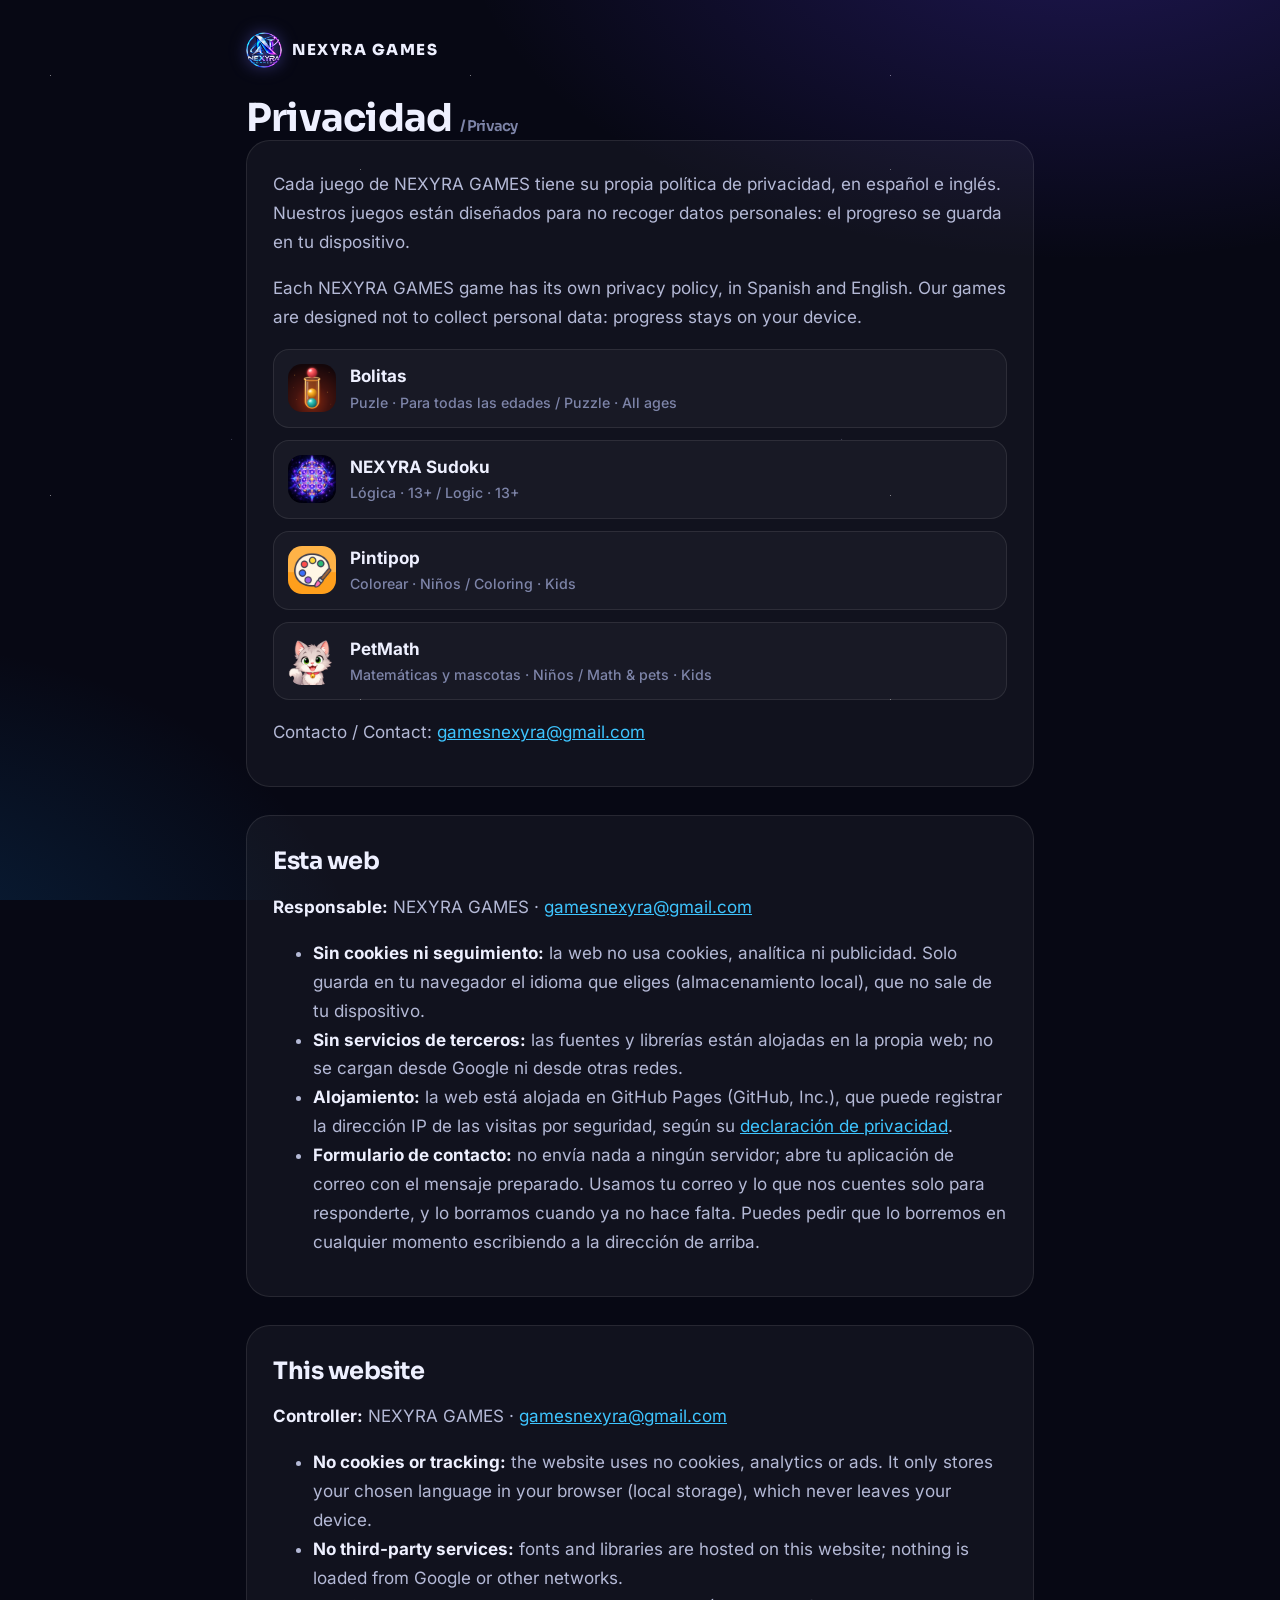
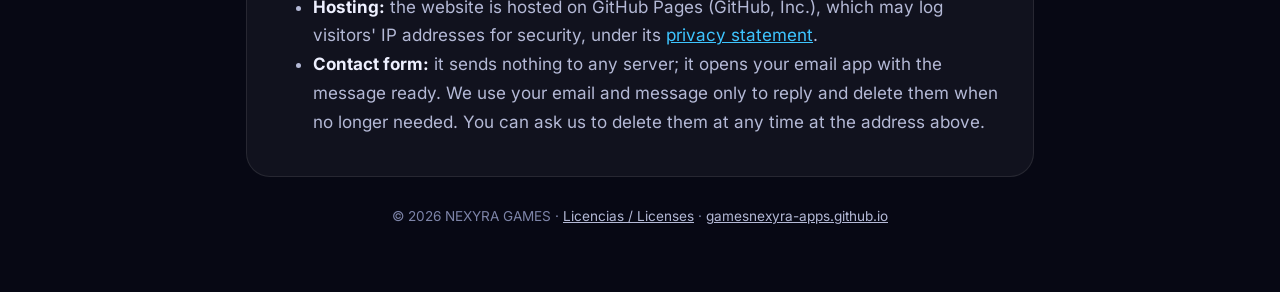
<file: privacidad/index.html>
<!doctype html>
<html lang="es">
<head>
<meta charset="utf-8">
<meta name="viewport" content="width=device-width, initial-scale=1">
<title>Privacidad · NEXYRA GAMES</title>
<meta name="description" content="Políticas de privacidad de los juegos de NEXYRA GAMES. Privacy policies of NEXYRA GAMES games.">
<meta name="theme-color" content="#070814">
<link rel="icon" href="../assets/img/nexyra-emblem-128.png">
<link rel="stylesheet" href="../css/fonts.css">
<link rel="stylesheet" href="../css/page.css">
</head>
<body>
<main>
  <div class="topbar"><a class="brand" href="../"><img src="../assets/img/nexyra-emblem-128.png" alt="">NEXYRA GAMES</a></div>
  <h1>Privacidad <span class="meta">/ Privacy</span></h1>

  <section>
    <p>Cada juego de NEXYRA GAMES tiene su propia política de privacidad, en español e inglés. Nuestros juegos están diseñados para no recoger datos personales: el progreso se guarda en tu dispositivo.</p>
    <p lang="en">Each NEXYRA GAMES game has its own privacy policy, in Spanish and English. Our games are designed not to collect personal data: progress stays on your device.</p>
    <ul class="list">
      <li><a href="../bolitas/privacidad.html"><img src="../assets/img/bolitas-cover.png" alt=""><span>Bolitas<small>Puzle · Para todas las edades / Puzzle · All ages</small></span></a></li>
      <li><a href="../nexyra-sudoku/privacidad.html"><img src="../assets/img/nexyra-sudoku-cover.png" alt=""><span>NEXYRA Sudoku<small>Lógica · 13+ / Logic · 13+</small></span></a></li>
      <li><a href="../pintipop/privacidad.html"><img src="../assets/img/pintipop-cover.png" alt=""><span>Pintipop<small>Colorear · Niños / Coloring · Kids</small></span></a></li>
      <li><a href="../petmath/privacidad.html"><img src="../assets/img/petmath-cover.png" alt=""><span>PetMath<small>Matemáticas y mascotas · Niños / Math &amp; pets · Kids</small></span></a></li>
    </ul>
    <p style="margin-top:18px">Contacto / Contact: <a href="mailto:gamesnexyra@gmail.com">gamesnexyra@gmail.com</a></p>
  </section>

  <section>
    <h2 class="doc-title">Esta web</h2>
    <p><strong>Responsable:</strong> NEXYRA GAMES · <a href="mailto:gamesnexyra@gmail.com">gamesnexyra@gmail.com</a></p>
    <ul>
      <li><strong>Sin cookies ni seguimiento:</strong> la web no usa cookies, analítica ni publicidad. Solo guarda en tu navegador el idioma que eliges (almacenamiento local), que no sale de tu dispositivo.</li>
      <li><strong>Sin servicios de terceros:</strong> las fuentes y librerías están alojadas en la propia web; no se cargan desde Google ni desde otras redes.</li>
      <li><strong>Alojamiento:</strong> la web está alojada en GitHub Pages (GitHub, Inc.), que puede registrar la dirección IP de las visitas por seguridad, según su <a href="https://docs.github.com/site-policy/privacy-policies/github-general-privacy-statement">declaración de privacidad</a>.</li>
      <li><strong>Formulario de contacto:</strong> no envía nada a ningún servidor; abre tu aplicación de correo con el mensaje preparado. Usamos tu correo y lo que nos cuentes solo para responderte, y lo borramos cuando ya no hace falta. Puedes pedir que lo borremos en cualquier momento escribiendo a la dirección de arriba.</li>
    </ul>
  </section>
  <section lang="en">
    <h2 class="doc-title">This website</h2>
    <p><strong>Controller:</strong> NEXYRA GAMES · <a href="mailto:gamesnexyra@gmail.com">gamesnexyra@gmail.com</a></p>
    <ul>
      <li><strong>No cookies or tracking:</strong> the website uses no cookies, analytics or ads. It only stores your chosen language in your browser (local storage), which never leaves your device.</li>
      <li><strong>No third-party services:</strong> fonts and libraries are hosted on this website; nothing is loaded from Google or other networks.</li>
      <li><strong>Hosting:</strong> the website is hosted on GitHub Pages (GitHub, Inc.), which may log visitors' IP addresses for security, under its <a href="https://docs.github.com/site-policy/privacy-policies/github-general-privacy-statement">privacy statement</a>.</li>
      <li><strong>Contact form:</strong> it sends nothing to any server; it opens your email app with the message ready. We use your email and message only to reply and delete them when no longer needed. You can ask us to delete them at any time at the address above.</li>
    </ul>
  </section>

  <footer>© 2026 NEXYRA GAMES · <a href="../licencias/">Licencias / Licenses</a> · <a href="../">gamesnexyra-apps.github.io</a></footer>
</main>
</body>
</html>
</file>
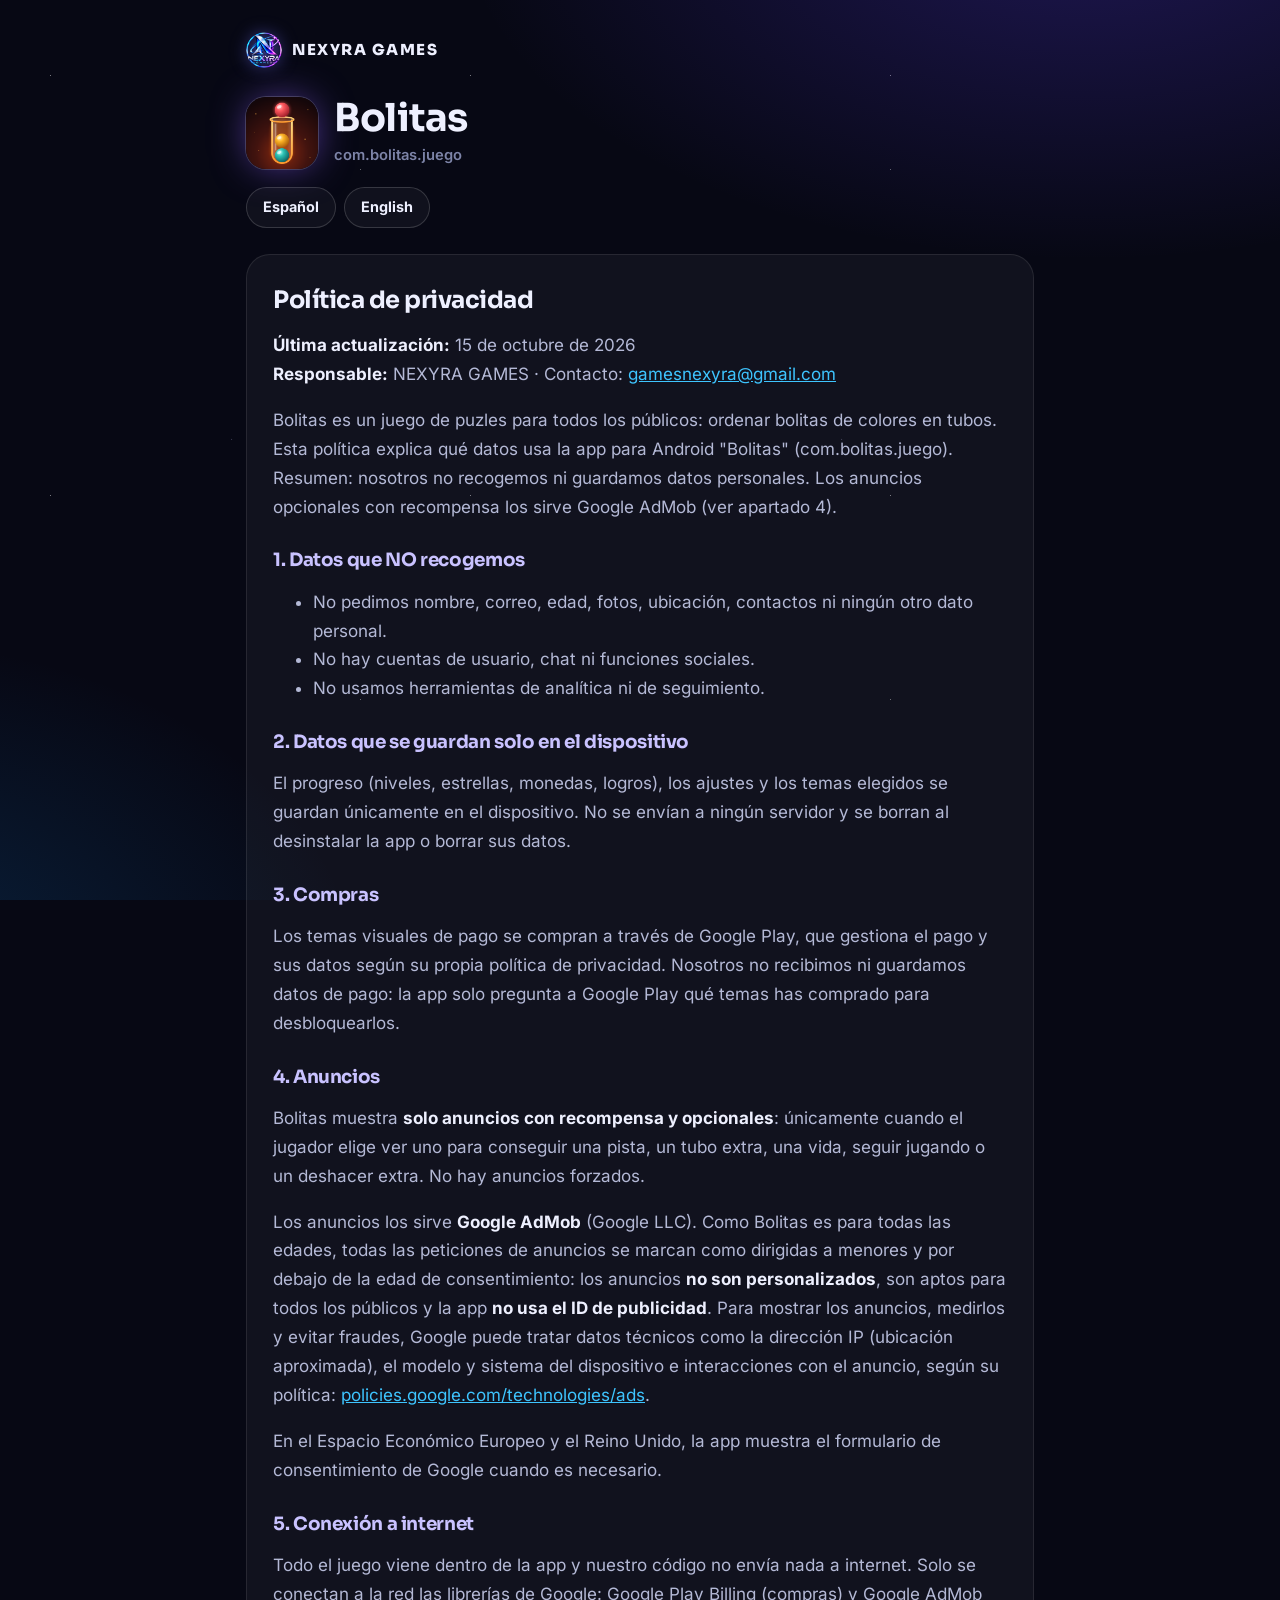
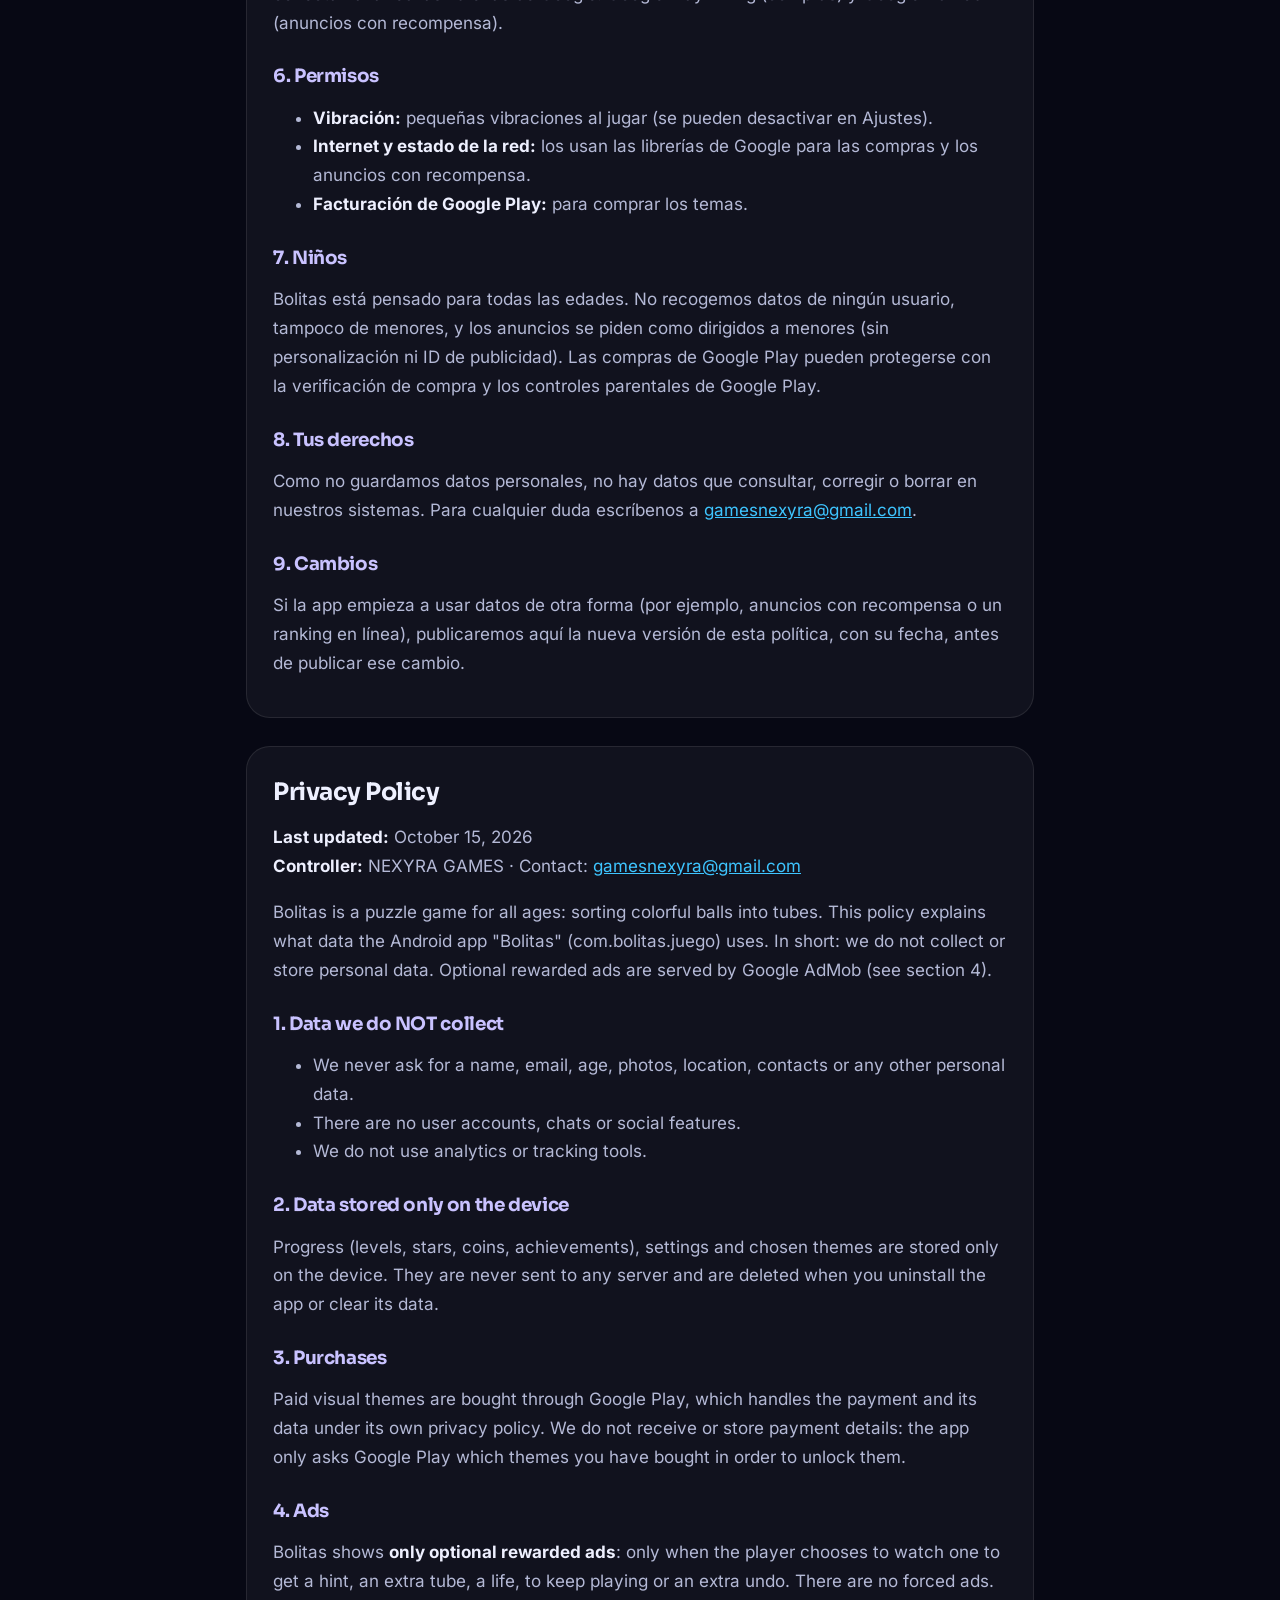
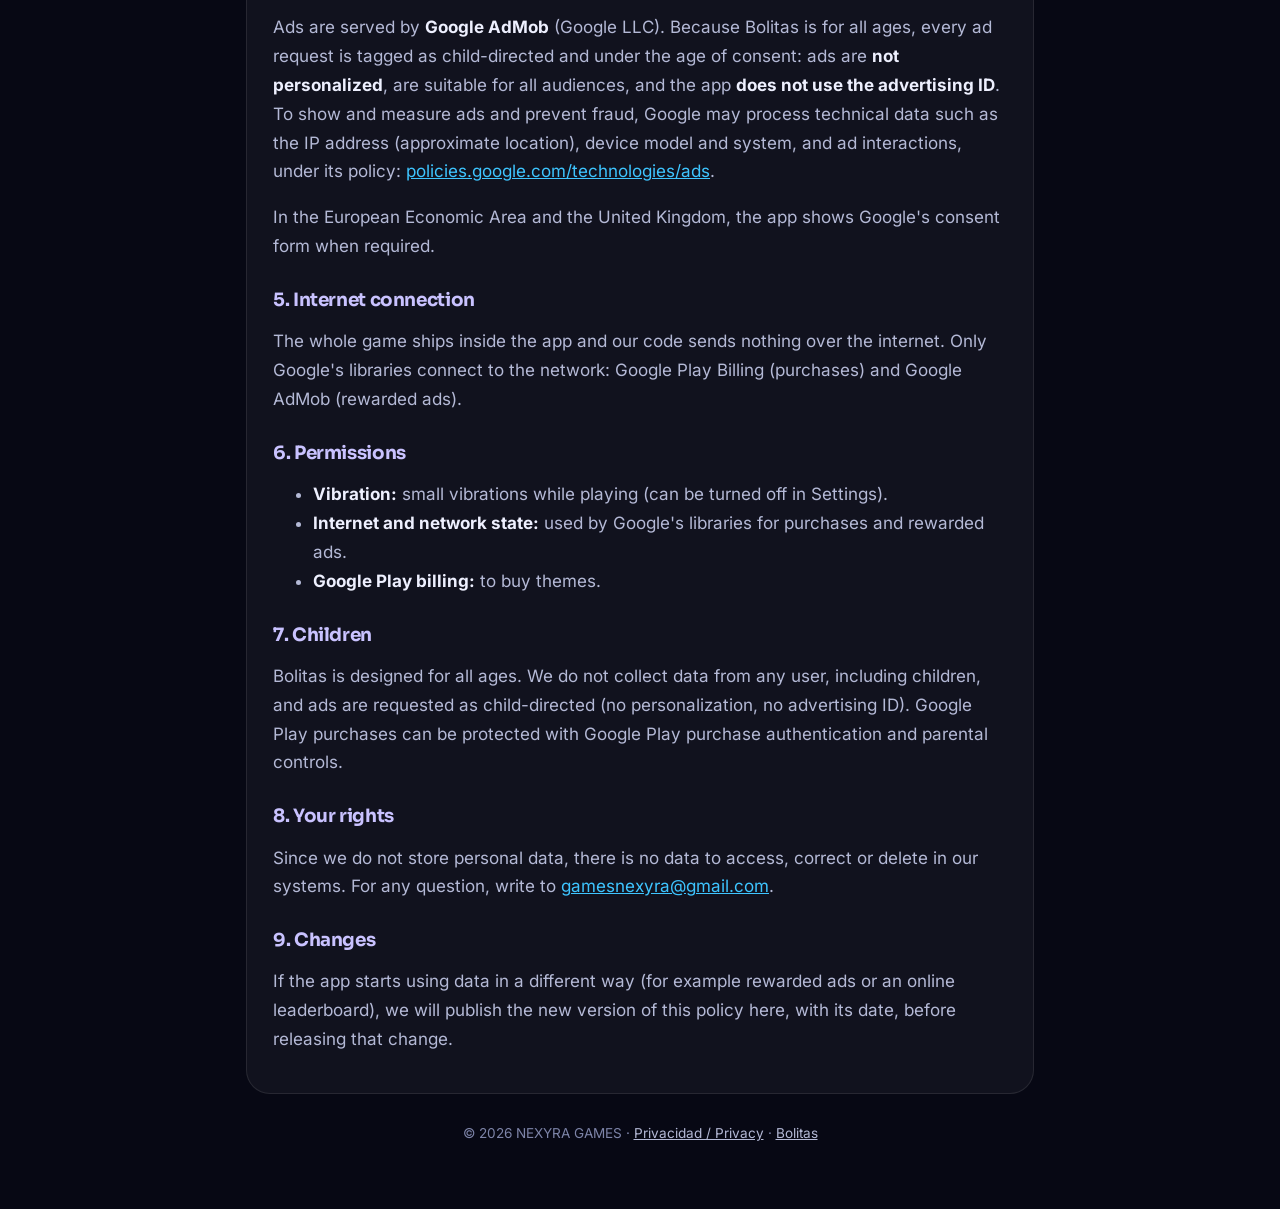
<file: bolitas/privacidad.html>
<!doctype html>
<html lang="es">
<head>
<meta charset="utf-8">
<meta name="viewport" content="width=device-width, initial-scale=1">
<title>Bolitas · Política de privacidad / Privacy Policy</title>
<meta name="description" content="Política de privacidad de Bolitas, el puzle de ordenar bolitas de colores de NEXYRA GAMES.">
<meta name="theme-color" content="#070814">
<link rel="icon" href="../assets/img/bolitas-cover.png">
<link rel="stylesheet" href="../css/fonts.css">
<link rel="stylesheet" href="../css/page.css">
</head>
<body>
<main>
  <div class="topbar"><a class="brand" href="../"><img src="../assets/img/nexyra-emblem-128.png" alt="">NEXYRA GAMES</a></div>
  <header>
    <img src="../assets/img/bolitas-cover.png" alt="Bolitas">
    <div><h1>Bolitas</h1><a class="meta" href="./">com.bolitas.juego</a></div>
  </header>
  <nav class="langs"><a href="#es">Español</a><a href="#en">English</a></nav>

  <section id="es" lang="es">
    <h2 class="doc-title">Política de privacidad</h2>
<p><strong>Última actualización:</strong> 15 de octubre de 2026<br><strong>Responsable:</strong> NEXYRA GAMES · Contacto: <a href="mailto:gamesnexyra@gmail.com">gamesnexyra@gmail.com</a></p>
<p>Bolitas es un juego de puzles para todos los públicos: ordenar bolitas de colores en tubos. Esta política explica qué datos usa la app para Android "Bolitas" (com.bolitas.juego). Resumen: nosotros no recogemos ni guardamos datos personales. Los anuncios opcionales con recompensa los sirve Google AdMob (ver apartado 4).</p>
<h2>1. Datos que NO recogemos</h2>
<ul>
<li>No pedimos nombre, correo, edad, fotos, ubicación, contactos ni ningún otro dato personal.</li>
<li>No hay cuentas de usuario, chat ni funciones sociales.</li>
<li>No usamos herramientas de analítica ni de seguimiento.</li>
</ul>
<h2>2. Datos que se guardan solo en el dispositivo</h2>
<p>El progreso (niveles, estrellas, monedas, logros), los ajustes y los temas elegidos se guardan únicamente en el dispositivo. No se envían a ningún servidor y se borran al desinstalar la app o borrar sus datos.</p>
<h2>3. Compras</h2>
<p>Los temas visuales de pago se compran a través de Google Play, que gestiona el pago y sus datos según su propia política de privacidad. Nosotros no recibimos ni guardamos datos de pago: la app solo pregunta a Google Play qué temas has comprado para desbloquearlos.</p>
<h2>4. Anuncios</h2>
<p>Bolitas muestra <strong>solo anuncios con recompensa y opcionales</strong>: únicamente cuando el jugador elige ver uno para conseguir una pista, un tubo extra, una vida, seguir jugando o un deshacer extra. No hay anuncios forzados.</p>
<p>Los anuncios los sirve <strong>Google AdMob</strong> (Google LLC). Como Bolitas es para todas las edades, todas las peticiones de anuncios se marcan como dirigidas a menores y por debajo de la edad de consentimiento: los anuncios <strong>no son personalizados</strong>, son aptos para todos los públicos y la app <strong>no usa el ID de publicidad</strong>. Para mostrar los anuncios, medirlos y evitar fraudes, Google puede tratar datos técnicos como la dirección IP (ubicación aproximada), el modelo y sistema del dispositivo e interacciones con el anuncio, según su política: <a href="https://policies.google.com/technologies/ads">policies.google.com/technologies/ads</a>.</p>
<p>En el Espacio Económico Europeo y el Reino Unido, la app muestra el formulario de consentimiento de Google cuando es necesario.</p>
<h2>5. Conexión a internet</h2>
<p>Todo el juego viene dentro de la app y nuestro código no envía nada a internet. Solo se conectan a la red las librerías de Google: Google Play Billing (compras) y Google AdMob (anuncios con recompensa).</p>
<h2>6. Permisos</h2>
<ul>
<li><strong>Vibración:</strong> pequeñas vibraciones al jugar (se pueden desactivar en Ajustes).</li>
<li><strong>Internet y estado de la red:</strong> los usan las librerías de Google para las compras y los anuncios con recompensa.</li>
<li><strong>Facturación de Google Play:</strong> para comprar los temas.</li>
</ul>
<h2>7. Niños</h2>
<p>Bolitas está pensado para todas las edades. No recogemos datos de ningún usuario, tampoco de menores, y los anuncios se piden como dirigidos a menores (sin personalización ni ID de publicidad). Las compras de Google Play pueden protegerse con la verificación de compra y los controles parentales de Google Play.</p>
<h2>8. Tus derechos</h2>
<p>Como no guardamos datos personales, no hay datos que consultar, corregir o borrar en nuestros sistemas. Para cualquier duda escríbenos a <a href="mailto:gamesnexyra@gmail.com">gamesnexyra@gmail.com</a>.</p>
<h2>9. Cambios</h2>
<p>Si la app empieza a usar datos de otra forma (por ejemplo, anuncios con recompensa o un ranking en línea), publicaremos aquí la nueva versión de esta política, con su fecha, antes de publicar ese cambio.</p>
  </section>

  <section id="en" lang="en">
    <h2 class="doc-title">Privacy Policy</h2>
<p><strong>Last updated:</strong> October 15, 2026<br><strong>Controller:</strong> NEXYRA GAMES · Contact: <a href="mailto:gamesnexyra@gmail.com">gamesnexyra@gmail.com</a></p>
<p>Bolitas is a puzzle game for all ages: sorting colorful balls into tubes. This policy explains what data the Android app "Bolitas" (com.bolitas.juego) uses. In short: we do not collect or store personal data. Optional rewarded ads are served by Google AdMob (see section 4).</p>
<h2>1. Data we do NOT collect</h2>
<ul>
<li>We never ask for a name, email, age, photos, location, contacts or any other personal data.</li>
<li>There are no user accounts, chats or social features.</li>
<li>We do not use analytics or tracking tools.</li>
</ul>
<h2>2. Data stored only on the device</h2>
<p>Progress (levels, stars, coins, achievements), settings and chosen themes are stored only on the device. They are never sent to any server and are deleted when you uninstall the app or clear its data.</p>
<h2>3. Purchases</h2>
<p>Paid visual themes are bought through Google Play, which handles the payment and its data under its own privacy policy. We do not receive or store payment details: the app only asks Google Play which themes you have bought in order to unlock them.</p>
<h2>4. Ads</h2>
<p>Bolitas shows <strong>only optional rewarded ads</strong>: only when the player chooses to watch one to get a hint, an extra tube, a life, to keep playing or an extra undo. There are no forced ads.</p>
<p>Ads are served by <strong>Google AdMob</strong> (Google LLC). Because Bolitas is for all ages, every ad request is tagged as child-directed and under the age of consent: ads are <strong>not personalized</strong>, are suitable for all audiences, and the app <strong>does not use the advertising ID</strong>. To show and measure ads and prevent fraud, Google may process technical data such as the IP address (approximate location), device model and system, and ad interactions, under its policy: <a href="https://policies.google.com/technologies/ads">policies.google.com/technologies/ads</a>.</p>
<p>In the European Economic Area and the United Kingdom, the app shows Google's consent form when required.</p>
<h2>5. Internet connection</h2>
<p>The whole game ships inside the app and our code sends nothing over the internet. Only Google's libraries connect to the network: Google Play Billing (purchases) and Google AdMob (rewarded ads).</p>
<h2>6. Permissions</h2>
<ul>
<li><strong>Vibration:</strong> small vibrations while playing (can be turned off in Settings).</li>
<li><strong>Internet and network state:</strong> used by Google's libraries for purchases and rewarded ads.</li>
<li><strong>Google Play billing:</strong> to buy themes.</li>
</ul>
<h2>7. Children</h2>
<p>Bolitas is designed for all ages. We do not collect data from any user, including children, and ads are requested as child-directed (no personalization, no advertising ID). Google Play purchases can be protected with Google Play purchase authentication and parental controls.</p>
<h2>8. Your rights</h2>
<p>Since we do not store personal data, there is no data to access, correct or delete in our systems. For any question, write to <a href="mailto:gamesnexyra@gmail.com">gamesnexyra@gmail.com</a>.</p>
<h2>9. Changes</h2>
<p>If the app starts using data in a different way (for example rewarded ads or an online leaderboard), we will publish the new version of this policy here, with its date, before releasing that change.</p>
  </section>

  <footer>© 2026 NEXYRA GAMES · <a href="../privacidad/">Privacidad / Privacy</a> · <a href="./">Bolitas</a></footer>
</main>
</body>
</html>
</file>
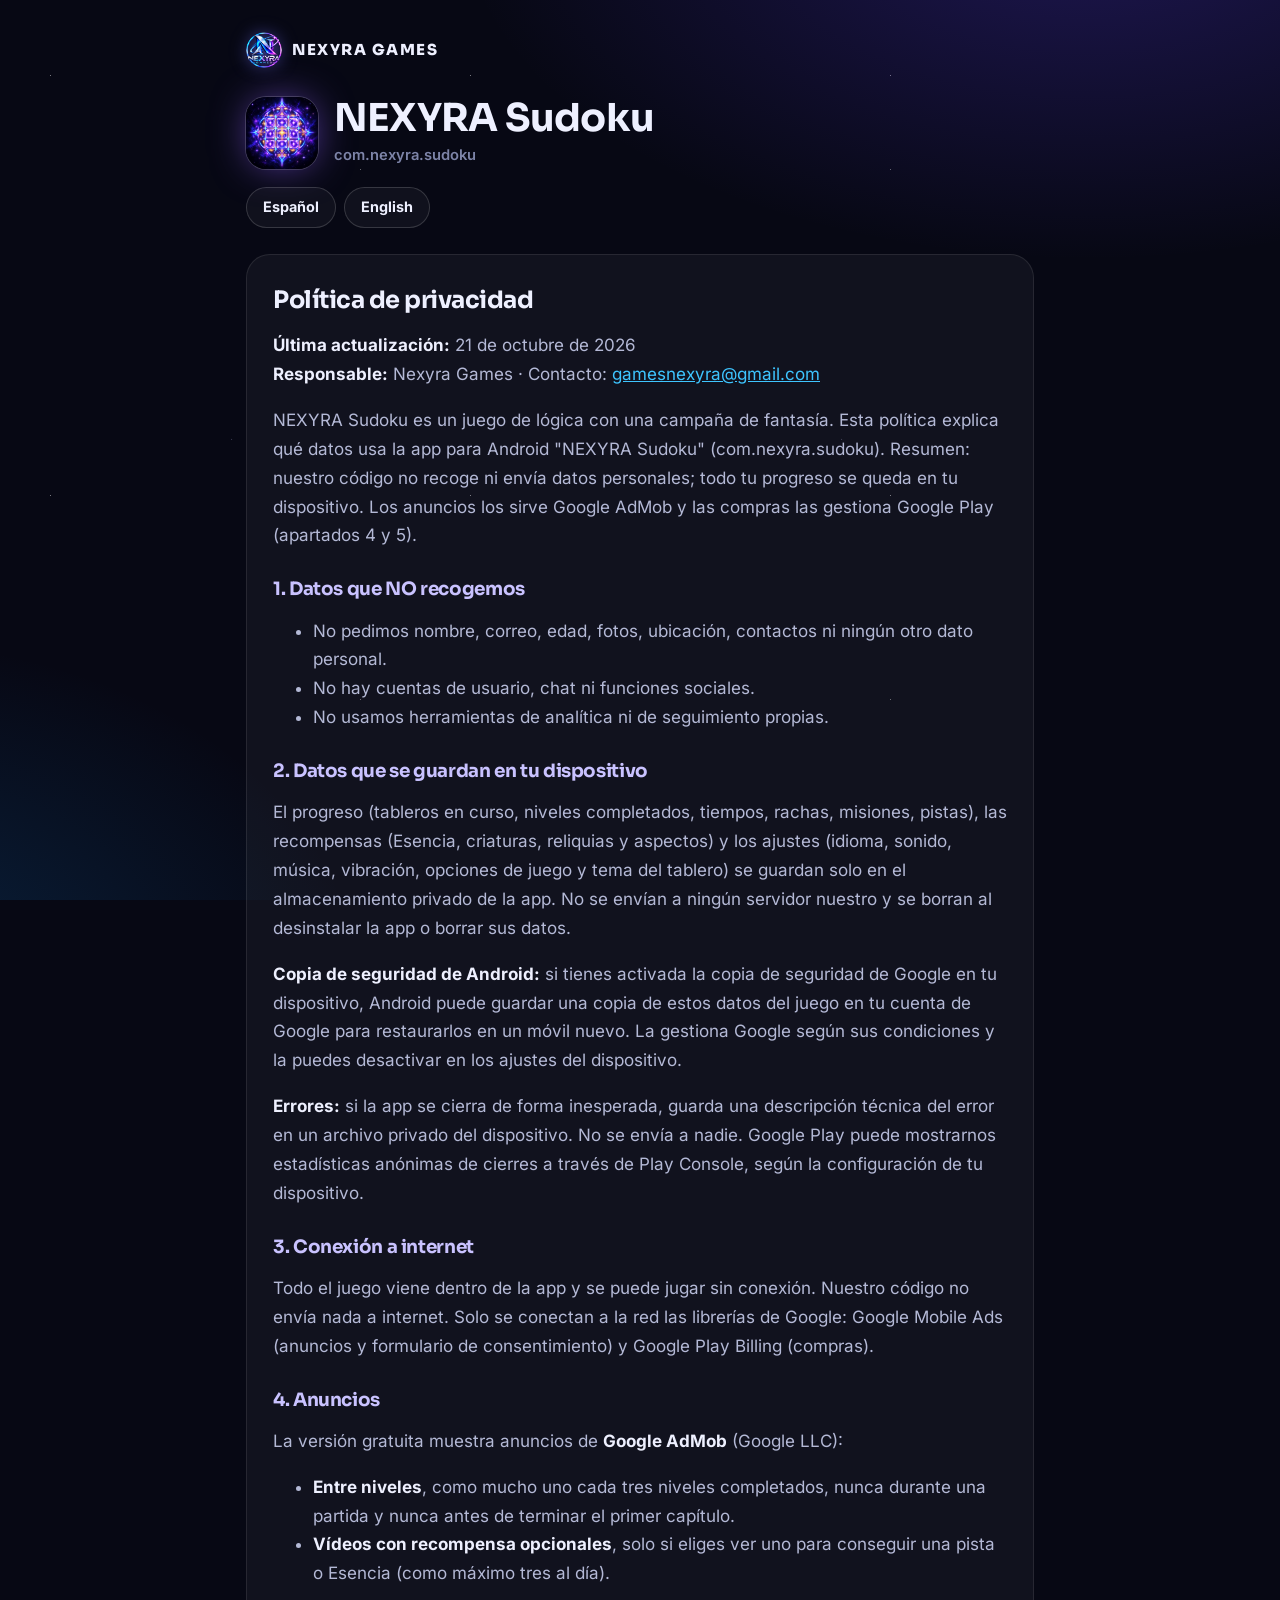
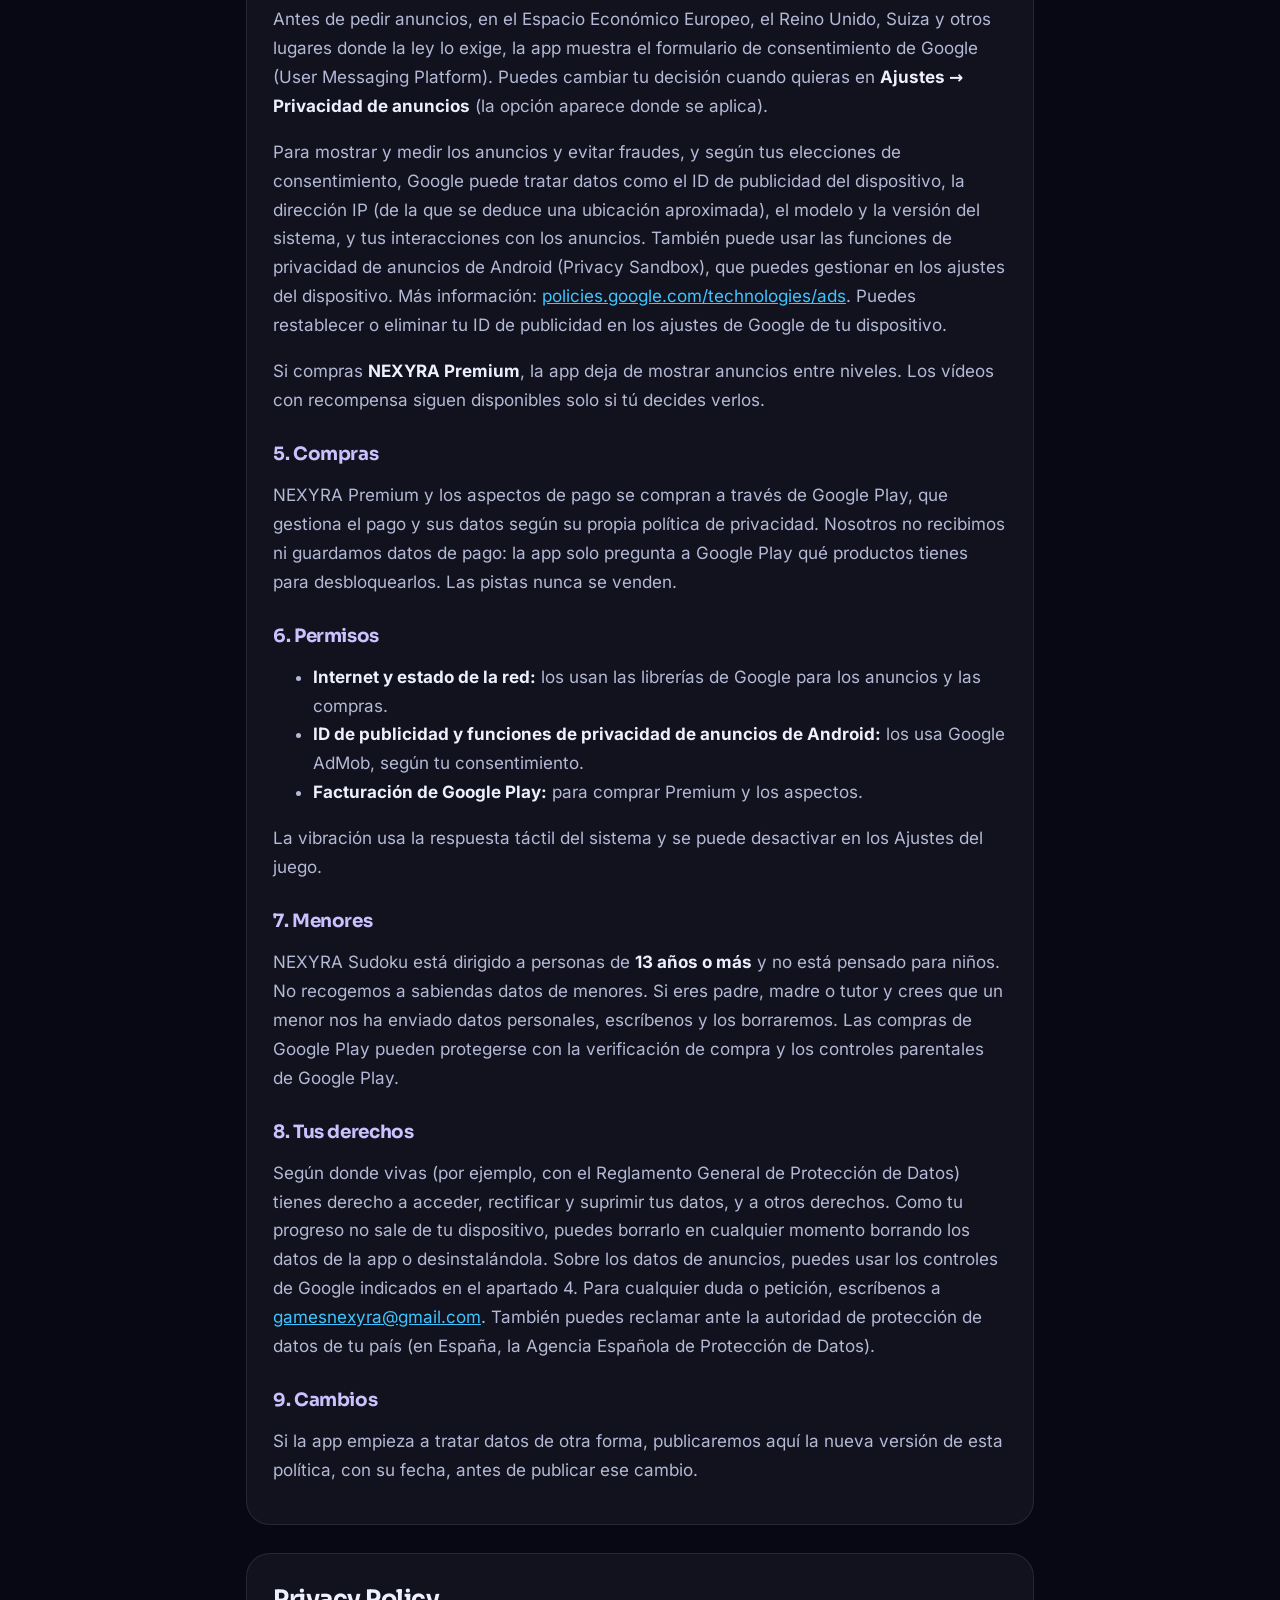
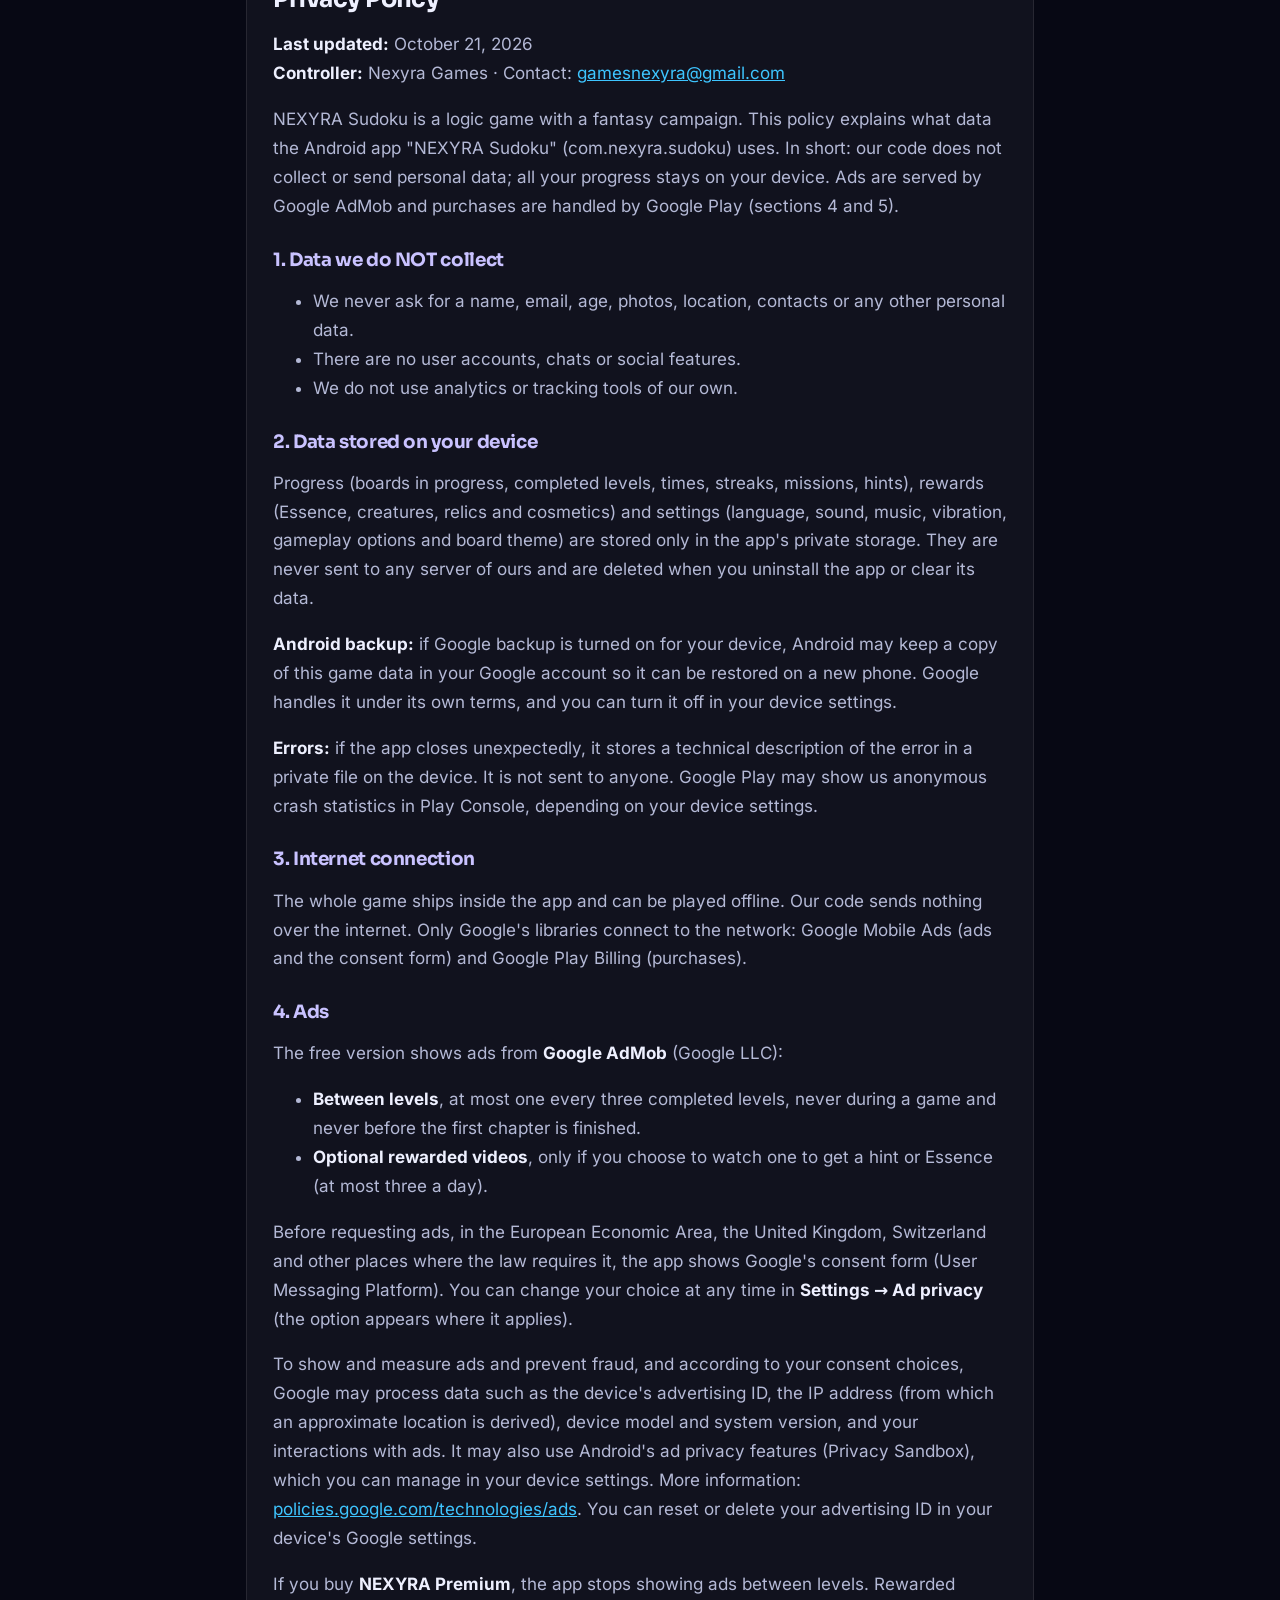
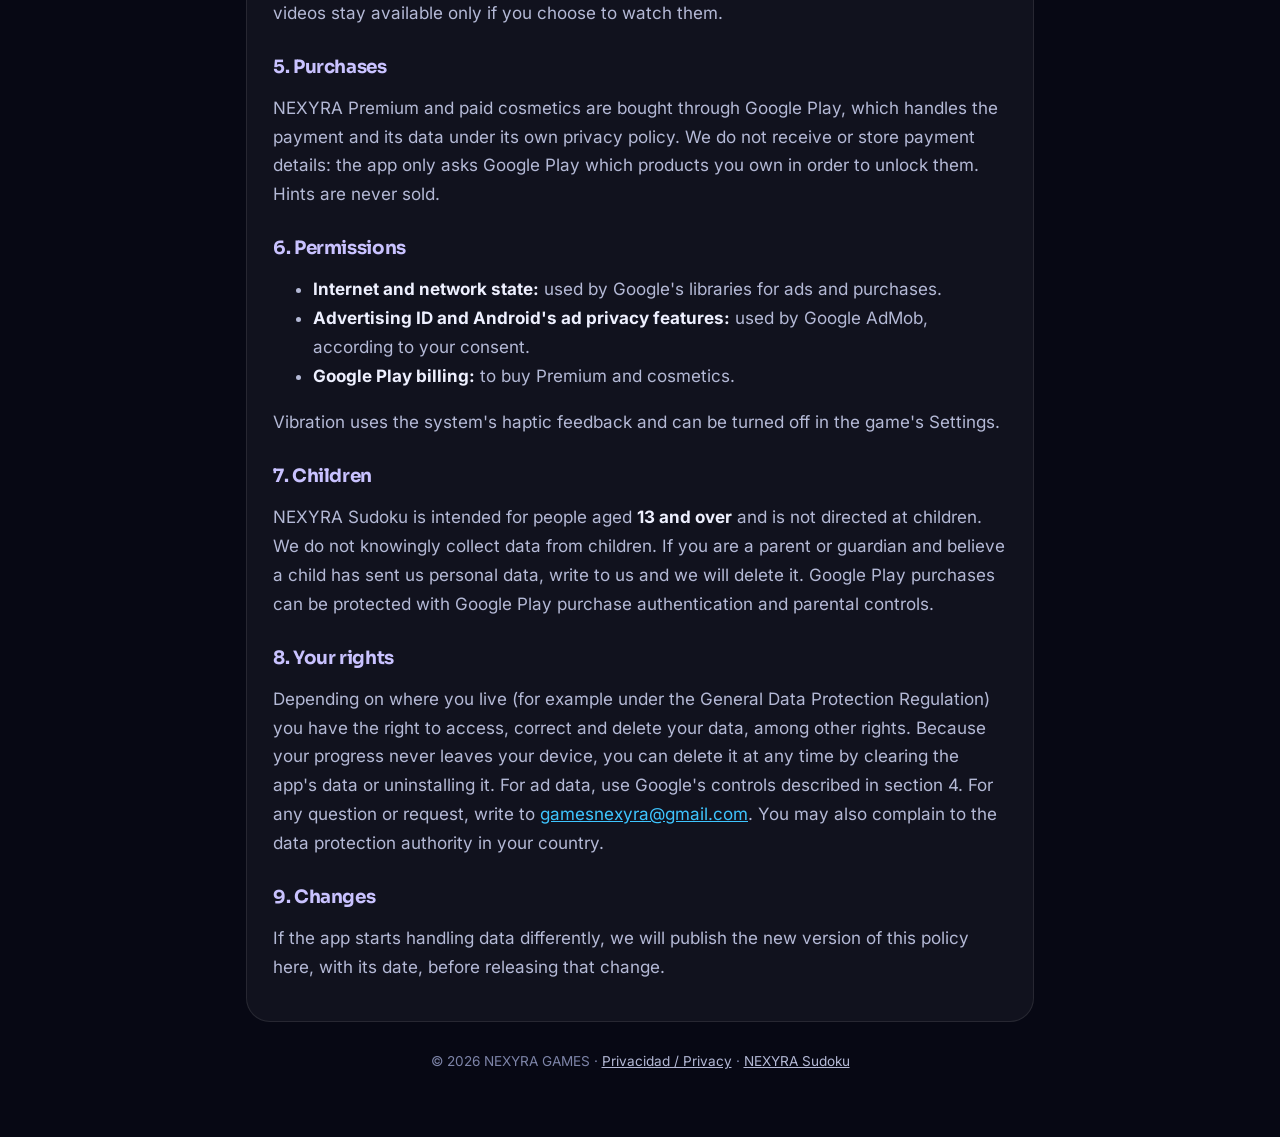
<file: nexyra-sudoku/privacidad.html>
<!doctype html>
<html lang="es">
<head>
<meta charset="utf-8">
<meta name="viewport" content="width=device-width, initial-scale=1">
<title>NEXYRA Sudoku · Política de privacidad / Privacy Policy</title>
<meta name="description" content="Política de privacidad de NEXYRA Sudoku, el Sudoku de fantasía de NEXYRA GAMES.">
<meta name="theme-color" content="#070814">
<link rel="icon" href="../assets/img/nexyra-sudoku-cover.png">
<link rel="stylesheet" href="../css/fonts.css">
<link rel="stylesheet" href="../css/page.css">
</head>
<body>
<main>
  <div class="topbar"><a class="brand" href="../"><img src="../assets/img/nexyra-emblem-128.png" alt="">NEXYRA GAMES</a></div>
  <header>
    <img src="../assets/img/nexyra-sudoku-cover.png" alt="NEXYRA Sudoku">
    <div><h1>NEXYRA Sudoku</h1><a class="meta" href="./">com.nexyra.sudoku</a></div>
  </header>
  <nav class="langs"><a href="#es">Español</a><a href="#en">English</a></nav>

  <section id="es" lang="es">
    <h2 class="doc-title">Política de privacidad</h2>
<p><strong>Última actualización:</strong> 21 de octubre de 2026<br><strong>Responsable:</strong> Nexyra Games · Contacto: <a href="mailto:gamesnexyra@gmail.com">gamesnexyra@gmail.com</a></p>
<p>NEXYRA Sudoku es un juego de lógica con una campaña de fantasía. Esta política explica qué datos usa la app para Android "NEXYRA Sudoku" (com.nexyra.sudoku). Resumen: nuestro código no recoge ni envía datos personales; todo tu progreso se queda en tu dispositivo. Los anuncios los sirve Google AdMob y las compras las gestiona Google Play (apartados 4 y 5).</p>
<h2>1. Datos que NO recogemos</h2>
<ul>
<li>No pedimos nombre, correo, edad, fotos, ubicación, contactos ni ningún otro dato personal.</li>
<li>No hay cuentas de usuario, chat ni funciones sociales.</li>
<li>No usamos herramientas de analítica ni de seguimiento propias.</li>
</ul>
<h2>2. Datos que se guardan en tu dispositivo</h2>
<p>El progreso (tableros en curso, niveles completados, tiempos, rachas, misiones, pistas), las recompensas (Esencia, criaturas, reliquias y aspectos) y los ajustes (idioma, sonido, música, vibración, opciones de juego y tema del tablero) se guardan solo en el almacenamiento privado de la app. No se envían a ningún servidor nuestro y se borran al desinstalar la app o borrar sus datos.</p>
<p><strong>Copia de seguridad de Android:</strong> si tienes activada la copia de seguridad de Google en tu dispositivo, Android puede guardar una copia de estos datos del juego en tu cuenta de Google para restaurarlos en un móvil nuevo. La gestiona Google según sus condiciones y la puedes desactivar en los ajustes del dispositivo.</p>
<p><strong>Errores:</strong> si la app se cierra de forma inesperada, guarda una descripción técnica del error en un archivo privado del dispositivo. No se envía a nadie. Google Play puede mostrarnos estadísticas anónimas de cierres a través de Play Console, según la configuración de tu dispositivo.</p>
<h2>3. Conexión a internet</h2>
<p>Todo el juego viene dentro de la app y se puede jugar sin conexión. Nuestro código no envía nada a internet. Solo se conectan a la red las librerías de Google: Google Mobile Ads (anuncios y formulario de consentimiento) y Google Play Billing (compras).</p>
<h2>4. Anuncios</h2>
<p>La versión gratuita muestra anuncios de <strong>Google AdMob</strong> (Google LLC):</p>
<ul>
<li><strong>Entre niveles</strong>, como mucho uno cada tres niveles completados, nunca durante una partida y nunca antes de terminar el primer capítulo.</li>
<li><strong>Vídeos con recompensa opcionales</strong>, solo si eliges ver uno para conseguir una pista o Esencia (como máximo tres al día).</li>
</ul>
<p>Antes de pedir anuncios, en el Espacio Económico Europeo, el Reino Unido, Suiza y otros lugares donde la ley lo exige, la app muestra el formulario de consentimiento de Google (User Messaging Platform). Puedes cambiar tu decisión cuando quieras en <strong>Ajustes → Privacidad de anuncios</strong> (la opción aparece donde se aplica).</p>
<p>Para mostrar y medir los anuncios y evitar fraudes, y según tus elecciones de consentimiento, Google puede tratar datos como el ID de publicidad del dispositivo, la dirección IP (de la que se deduce una ubicación aproximada), el modelo y la versión del sistema, y tus interacciones con los anuncios. También puede usar las funciones de privacidad de anuncios de Android (Privacy Sandbox), que puedes gestionar en los ajustes del dispositivo. Más información: <a href="https://policies.google.com/technologies/ads">policies.google.com/technologies/ads</a>. Puedes restablecer o eliminar tu ID de publicidad en los ajustes de Google de tu dispositivo.</p>
<p>Si compras <strong>NEXYRA Premium</strong>, la app deja de mostrar anuncios entre niveles. Los vídeos con recompensa siguen disponibles solo si tú decides verlos.</p>
<h2>5. Compras</h2>
<p>NEXYRA Premium y los aspectos de pago se compran a través de Google Play, que gestiona el pago y sus datos según su propia política de privacidad. Nosotros no recibimos ni guardamos datos de pago: la app solo pregunta a Google Play qué productos tienes para desbloquearlos. Las pistas nunca se venden.</p>
<h2>6. Permisos</h2>
<ul>
<li><strong>Internet y estado de la red:</strong> los usan las librerías de Google para los anuncios y las compras.</li>
<li><strong>ID de publicidad y funciones de privacidad de anuncios de Android:</strong> los usa Google AdMob, según tu consentimiento.</li>
<li><strong>Facturación de Google Play:</strong> para comprar Premium y los aspectos.</li>
</ul>
<p>La vibración usa la respuesta táctil del sistema y se puede desactivar en los Ajustes del juego.</p>
<h2>7. Menores</h2>
<p>NEXYRA Sudoku está dirigido a personas de <strong>13 años o más</strong> y no está pensado para niños. No recogemos a sabiendas datos de menores. Si eres padre, madre o tutor y crees que un menor nos ha enviado datos personales, escríbenos y los borraremos. Las compras de Google Play pueden protegerse con la verificación de compra y los controles parentales de Google Play.</p>
<h2>8. Tus derechos</h2>
<p>Según donde vivas (por ejemplo, con el Reglamento General de Protección de Datos) tienes derecho a acceder, rectificar y suprimir tus datos, y a otros derechos. Como tu progreso no sale de tu dispositivo, puedes borrarlo en cualquier momento borrando los datos de la app o desinstalándola. Sobre los datos de anuncios, puedes usar los controles de Google indicados en el apartado 4. Para cualquier duda o petición, escríbenos a <a href="mailto:gamesnexyra@gmail.com">gamesnexyra@gmail.com</a>. También puedes reclamar ante la autoridad de protección de datos de tu país (en España, la Agencia Española de Protección de Datos).</p>
<h2>9. Cambios</h2>
<p>Si la app empieza a tratar datos de otra forma, publicaremos aquí la nueva versión de esta política, con su fecha, antes de publicar ese cambio.</p>
  </section>

  <section id="en" lang="en">
    <h2 class="doc-title">Privacy Policy</h2>
<p><strong>Last updated:</strong> October 21, 2026<br><strong>Controller:</strong> Nexyra Games · Contact: <a href="mailto:gamesnexyra@gmail.com">gamesnexyra@gmail.com</a></p>
<p>NEXYRA Sudoku is a logic game with a fantasy campaign. This policy explains what data the Android app "NEXYRA Sudoku" (com.nexyra.sudoku) uses. In short: our code does not collect or send personal data; all your progress stays on your device. Ads are served by Google AdMob and purchases are handled by Google Play (sections 4 and 5).</p>
<h2>1. Data we do NOT collect</h2>
<ul>
<li>We never ask for a name, email, age, photos, location, contacts or any other personal data.</li>
<li>There are no user accounts, chats or social features.</li>
<li>We do not use analytics or tracking tools of our own.</li>
</ul>
<h2>2. Data stored on your device</h2>
<p>Progress (boards in progress, completed levels, times, streaks, missions, hints), rewards (Essence, creatures, relics and cosmetics) and settings (language, sound, music, vibration, gameplay options and board theme) are stored only in the app's private storage. They are never sent to any server of ours and are deleted when you uninstall the app or clear its data.</p>
<p><strong>Android backup:</strong> if Google backup is turned on for your device, Android may keep a copy of this game data in your Google account so it can be restored on a new phone. Google handles it under its own terms, and you can turn it off in your device settings.</p>
<p><strong>Errors:</strong> if the app closes unexpectedly, it stores a technical description of the error in a private file on the device. It is not sent to anyone. Google Play may show us anonymous crash statistics in Play Console, depending on your device settings.</p>
<h2>3. Internet connection</h2>
<p>The whole game ships inside the app and can be played offline. Our code sends nothing over the internet. Only Google's libraries connect to the network: Google Mobile Ads (ads and the consent form) and Google Play Billing (purchases).</p>
<h2>4. Ads</h2>
<p>The free version shows ads from <strong>Google AdMob</strong> (Google LLC):</p>
<ul>
<li><strong>Between levels</strong>, at most one every three completed levels, never during a game and never before the first chapter is finished.</li>
<li><strong>Optional rewarded videos</strong>, only if you choose to watch one to get a hint or Essence (at most three a day).</li>
</ul>
<p>Before requesting ads, in the European Economic Area, the United Kingdom, Switzerland and other places where the law requires it, the app shows Google's consent form (User Messaging Platform). You can change your choice at any time in <strong>Settings → Ad privacy</strong> (the option appears where it applies).</p>
<p>To show and measure ads and prevent fraud, and according to your consent choices, Google may process data such as the device's advertising ID, the IP address (from which an approximate location is derived), device model and system version, and your interactions with ads. It may also use Android's ad privacy features (Privacy Sandbox), which you can manage in your device settings. More information: <a href="https://policies.google.com/technologies/ads">policies.google.com/technologies/ads</a>. You can reset or delete your advertising ID in your device's Google settings.</p>
<p>If you buy <strong>NEXYRA Premium</strong>, the app stops showing ads between levels. Rewarded videos stay available only if you choose to watch them.</p>
<h2>5. Purchases</h2>
<p>NEXYRA Premium and paid cosmetics are bought through Google Play, which handles the payment and its data under its own privacy policy. We do not receive or store payment details: the app only asks Google Play which products you own in order to unlock them. Hints are never sold.</p>
<h2>6. Permissions</h2>
<ul>
<li><strong>Internet and network state:</strong> used by Google's libraries for ads and purchases.</li>
<li><strong>Advertising ID and Android's ad privacy features:</strong> used by Google AdMob, according to your consent.</li>
<li><strong>Google Play billing:</strong> to buy Premium and cosmetics.</li>
</ul>
<p>Vibration uses the system's haptic feedback and can be turned off in the game's Settings.</p>
<h2>7. Children</h2>
<p>NEXYRA Sudoku is intended for people aged <strong>13 and over</strong> and is not directed at children. We do not knowingly collect data from children. If you are a parent or guardian and believe a child has sent us personal data, write to us and we will delete it. Google Play purchases can be protected with Google Play purchase authentication and parental controls.</p>
<h2>8. Your rights</h2>
<p>Depending on where you live (for example under the General Data Protection Regulation) you have the right to access, correct and delete your data, among other rights. Because your progress never leaves your device, you can delete it at any time by clearing the app's data or uninstalling it. For ad data, use Google's controls described in section 4. For any question or request, write to <a href="mailto:gamesnexyra@gmail.com">gamesnexyra@gmail.com</a>. You may also complain to the data protection authority in your country.</p>
<h2>9. Changes</h2>
<p>If the app starts handling data differently, we will publish the new version of this policy here, with its date, before releasing that change.</p>
  </section>

  <footer>© 2026 NEXYRA GAMES · <a href="../privacidad/">Privacidad / Privacy</a> · <a href="./">NEXYRA Sudoku</a></footer>
</main>
</body>
</html>
</file>
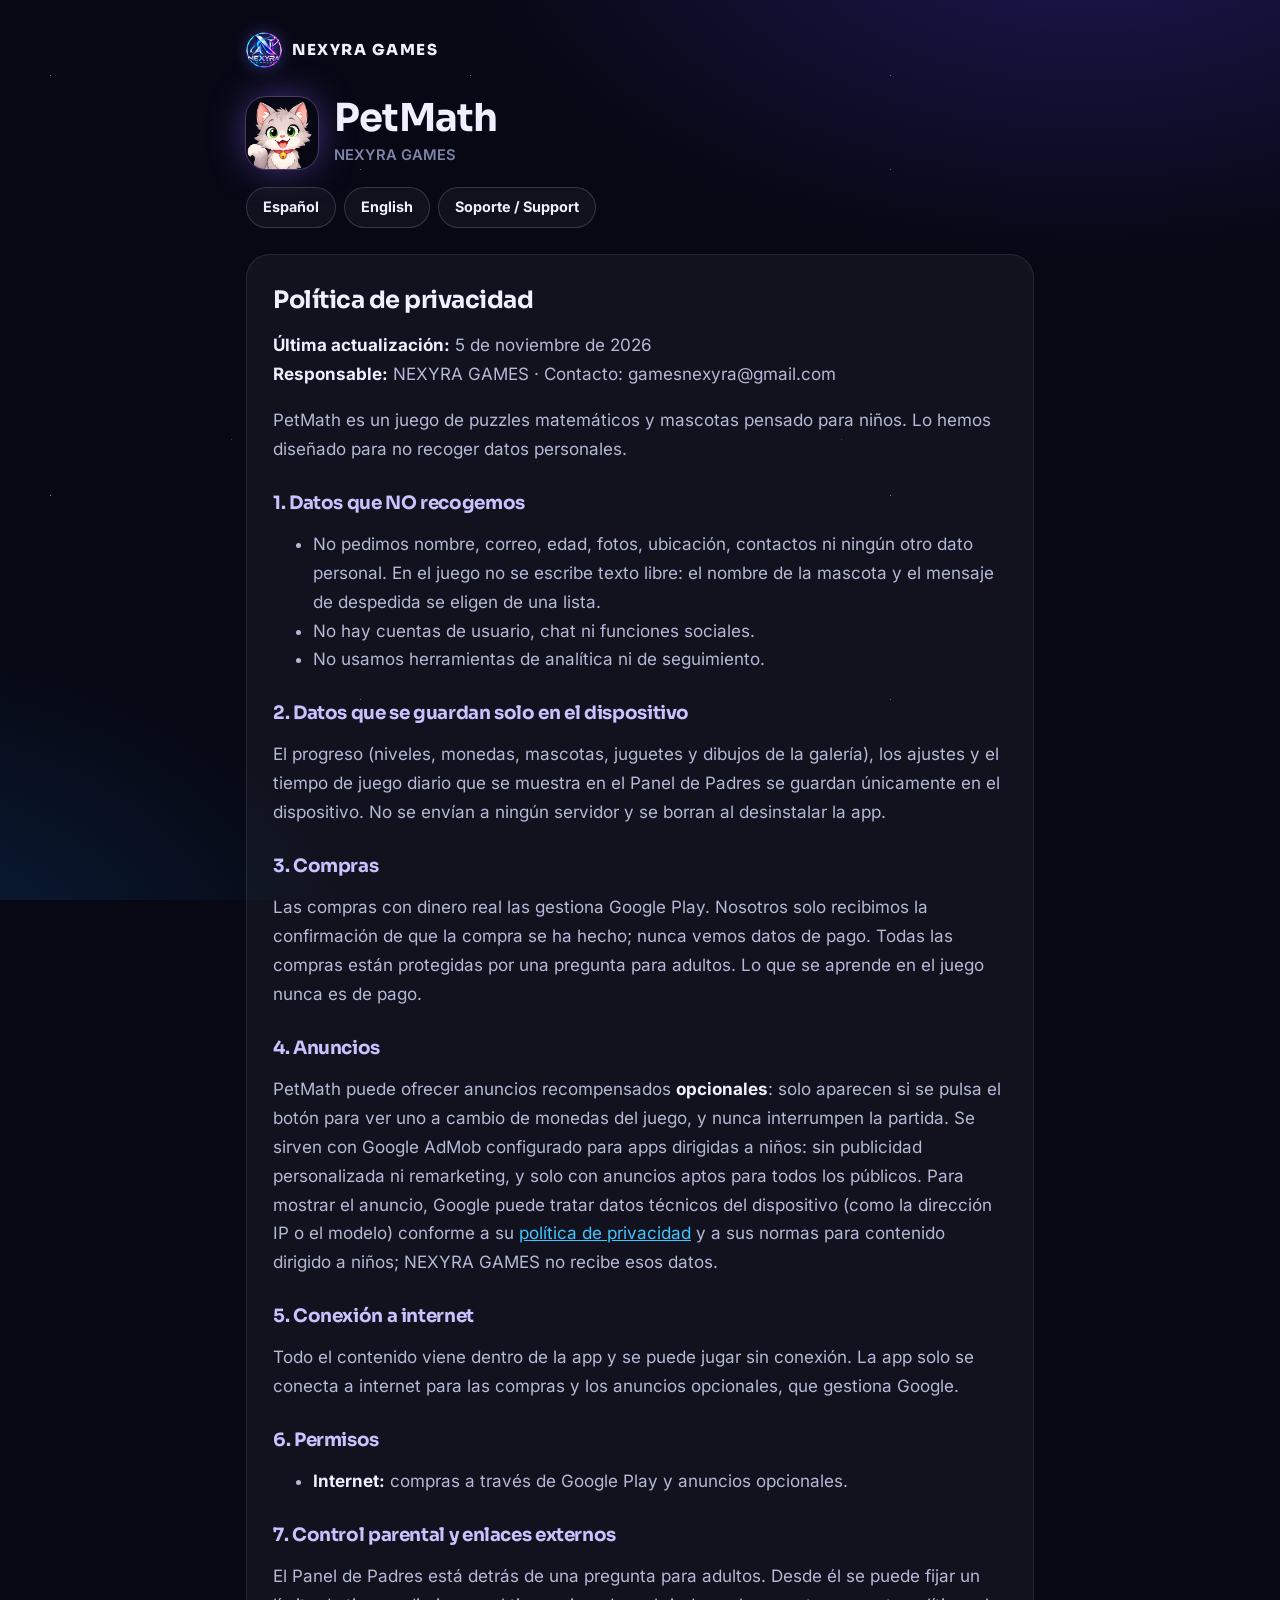
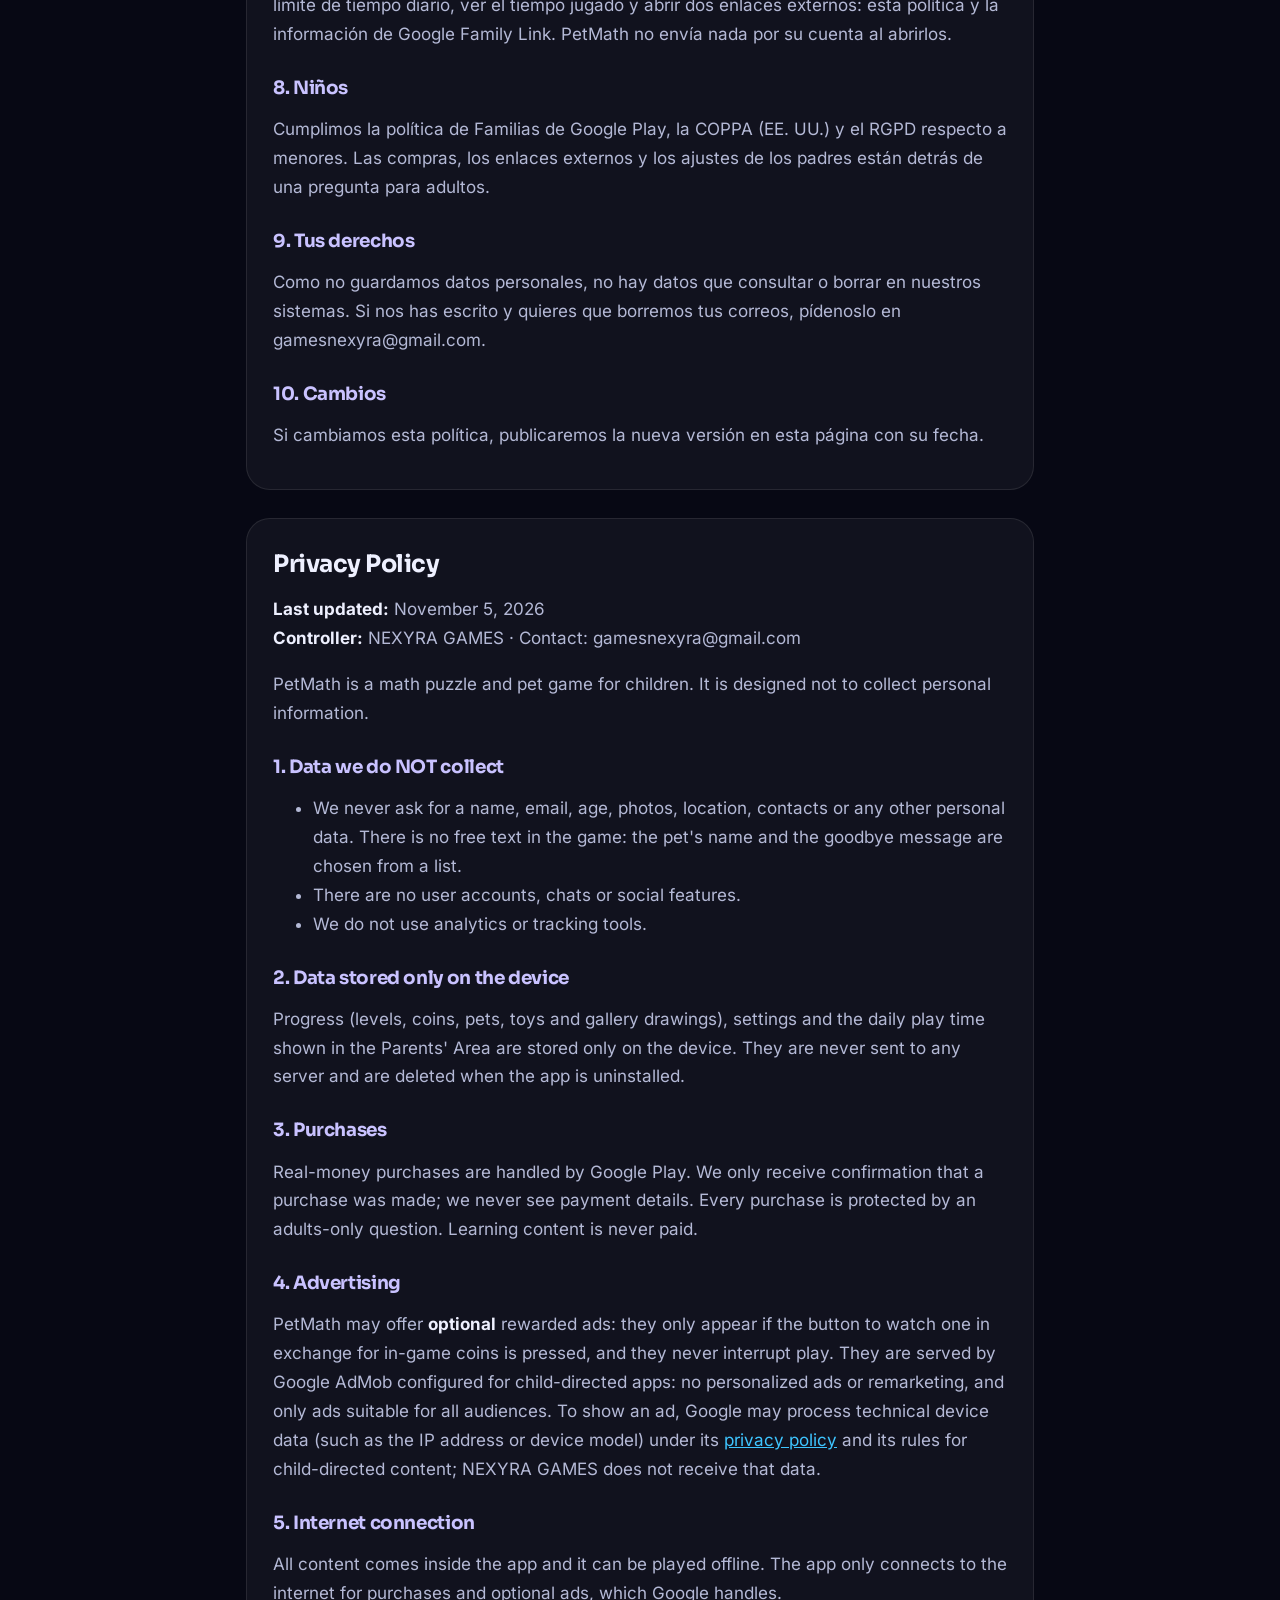
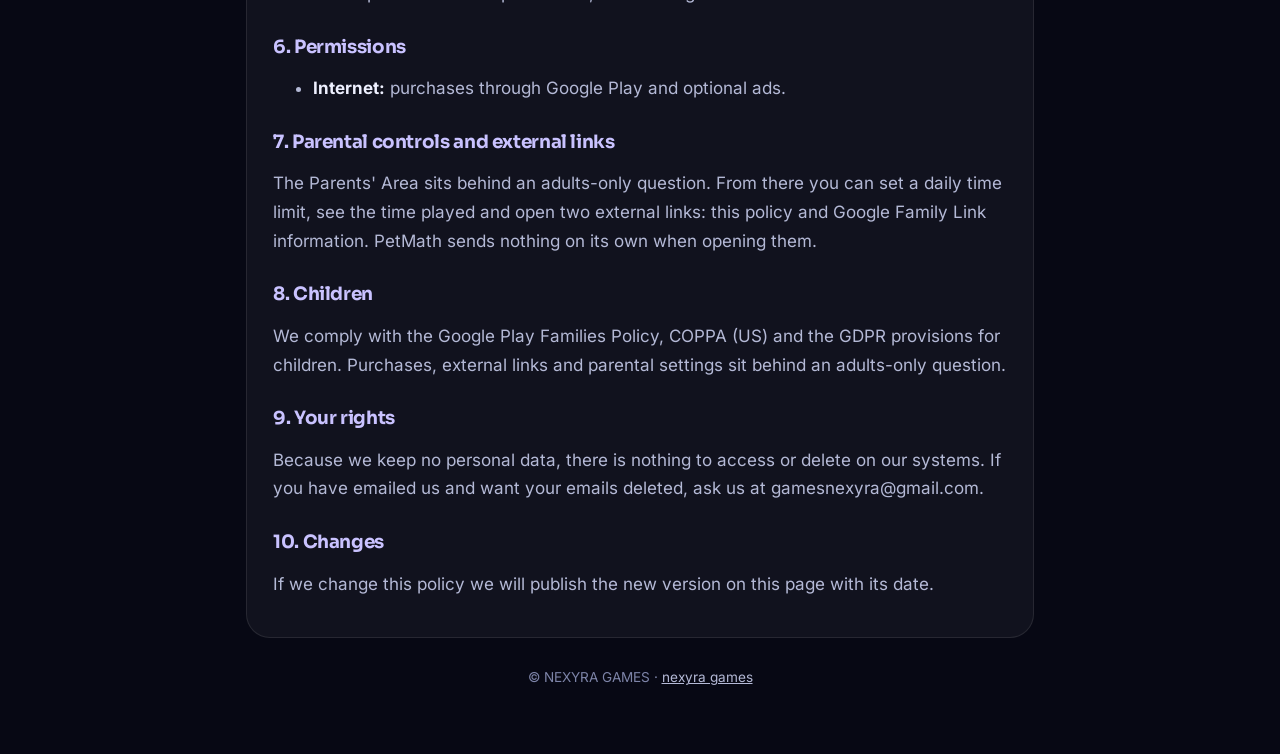
<file: petmath/privacidad.html>
<!doctype html>
<html lang="es">
<head>
<meta charset="utf-8">
<meta name="viewport" content="width=device-width, initial-scale=1">
<title>PetMath · Política de privacidad / Privacy Policy</title>
<meta name="description" content="Política de privacidad de PetMath, el juego de puzzles matemáticos y mascotas para niños de NEXYRA GAMES.">
<link rel="icon" href="../assets/img/petmath-cover.png">
<link rel="stylesheet" href="../css/fonts.css">
<link rel="stylesheet" href="../css/page.css">
<meta name="theme-color" content="#070814">
</head>
<body>
<main>
  <div class="topbar"><a class="brand" href="../"><img src="../assets/img/nexyra-emblem-128.png" alt="">NEXYRA GAMES</a></div>
  <header>
    <img src="../assets/img/petmath-cover.png" alt="PetMath">
    <div><h1>PetMath</h1><a class="meta" href="../">NEXYRA GAMES</a></div>
  </header>
  <nav class="langs"><a href="#es">Español</a><a href="#en">English</a><a href="../#contacto">Soporte / Support</a></nav>
  <section id="es" lang="es">
    <h2 class="doc-title">Política de privacidad</h2>
<p><strong>Última actualización:</strong> 5 de noviembre de 2026<br><strong>Responsable:</strong> NEXYRA GAMES · Contacto: gamesnexyra@gmail.com</p>
<p>PetMath es un juego de puzzles matemáticos y mascotas pensado para niños. Lo hemos diseñado para no recoger datos personales.</p>
<h2>1. Datos que NO recogemos</h2>
<ul>
<li>No pedimos nombre, correo, edad, fotos, ubicación, contactos ni ningún otro dato personal. En el juego no se escribe texto libre: el nombre de la mascota y el mensaje de despedida se eligen de una lista.</li>
<li>No hay cuentas de usuario, chat ni funciones sociales.</li>
<li>No usamos herramientas de analítica ni de seguimiento.</li>
</ul>
<h2>2. Datos que se guardan solo en el dispositivo</h2>
<p>El progreso (niveles, monedas, mascotas, juguetes y dibujos de la galería), los ajustes y el tiempo de juego diario que se muestra en el Panel de Padres se guardan únicamente en el dispositivo. No se envían a ningún servidor y se borran al desinstalar la app.</p>
<h2>3. Compras</h2>
<p>Las compras con dinero real las gestiona Google Play. Nosotros solo recibimos la confirmación de que la compra se ha hecho; nunca vemos datos de pago. Todas las compras están protegidas por una pregunta para adultos. Lo que se aprende en el juego nunca es de pago.</p>
<h2>4. Anuncios</h2>
<p>PetMath puede ofrecer anuncios recompensados <strong>opcionales</strong>: solo aparecen si se pulsa el botón para ver uno a cambio de monedas del juego, y nunca interrumpen la partida. Se sirven con Google AdMob configurado para apps dirigidas a niños: sin publicidad personalizada ni remarketing, y solo con anuncios aptos para todos los públicos. Para mostrar el anuncio, Google puede tratar datos técnicos del dispositivo (como la dirección IP o el modelo) conforme a su <a href="https://policies.google.com/privacy">política de privacidad</a> y a sus normas para contenido dirigido a niños; NEXYRA GAMES no recibe esos datos.</p>
<h2>5. Conexión a internet</h2>
<p>Todo el contenido viene dentro de la app y se puede jugar sin conexión. La app solo se conecta a internet para las compras y los anuncios opcionales, que gestiona Google.</p>
<h2>6. Permisos</h2>
<ul>
<li><strong>Internet:</strong> compras a través de Google Play y anuncios opcionales.</li>
</ul>
<h2>7. Control parental y enlaces externos</h2>
<p>El Panel de Padres está detrás de una pregunta para adultos. Desde él se puede fijar un límite de tiempo diario, ver el tiempo jugado y abrir dos enlaces externos: esta política y la información de Google Family Link. PetMath no envía nada por su cuenta al abrirlos.</p>
<h2>8. Niños</h2>
<p>Cumplimos la política de Familias de Google Play, la COPPA (EE. UU.) y el RGPD respecto a menores. Las compras, los enlaces externos y los ajustes de los padres están detrás de una pregunta para adultos.</p>
<h2>9. Tus derechos</h2>
<p>Como no guardamos datos personales, no hay datos que consultar o borrar en nuestros sistemas. Si nos has escrito y quieres que borremos tus correos, pídenoslo en gamesnexyra@gmail.com.</p>
<h2>10. Cambios</h2>
<p>Si cambiamos esta política, publicaremos la nueva versión en esta página con su fecha.</p>
  </section>
  <section id="en" lang="en">
    <h2 class="doc-title">Privacy Policy</h2>
<p><strong>Last updated:</strong> November 5, 2026<br><strong>Controller:</strong> NEXYRA GAMES · Contact: gamesnexyra@gmail.com</p>
<p>PetMath is a math puzzle and pet game for children. It is designed not to collect personal information.</p>
<h2>1. Data we do NOT collect</h2>
<ul>
<li>We never ask for a name, email, age, photos, location, contacts or any other personal data. There is no free text in the game: the pet's name and the goodbye message are chosen from a list.</li>
<li>There are no user accounts, chats or social features.</li>
<li>We do not use analytics or tracking tools.</li>
</ul>
<h2>2. Data stored only on the device</h2>
<p>Progress (levels, coins, pets, toys and gallery drawings), settings and the daily play time shown in the Parents' Area are stored only on the device. They are never sent to any server and are deleted when the app is uninstalled.</p>
<h2>3. Purchases</h2>
<p>Real-money purchases are handled by Google Play. We only receive confirmation that a purchase was made; we never see payment details. Every purchase is protected by an adults-only question. Learning content is never paid.</p>
<h2>4. Advertising</h2>
<p>PetMath may offer <strong>optional</strong> rewarded ads: they only appear if the button to watch one in exchange for in-game coins is pressed, and they never interrupt play. They are served by Google AdMob configured for child-directed apps: no personalized ads or remarketing, and only ads suitable for all audiences. To show an ad, Google may process technical device data (such as the IP address or device model) under its <a href="https://policies.google.com/privacy">privacy policy</a> and its rules for child-directed content; NEXYRA GAMES does not receive that data.</p>
<h2>5. Internet connection</h2>
<p>All content comes inside the app and it can be played offline. The app only connects to the internet for purchases and optional ads, which Google handles.</p>
<h2>6. Permissions</h2>
<ul>
<li><strong>Internet:</strong> purchases through Google Play and optional ads.</li>
</ul>
<h2>7. Parental controls and external links</h2>
<p>The Parents' Area sits behind an adults-only question. From there you can set a daily time limit, see the time played and open two external links: this policy and Google Family Link information. PetMath sends nothing on its own when opening them.</p>
<h2>8. Children</h2>
<p>We comply with the Google Play Families Policy, COPPA (US) and the GDPR provisions for children. Purchases, external links and parental settings sit behind an adults-only question.</p>
<h2>9. Your rights</h2>
<p>Because we keep no personal data, there is nothing to access or delete on our systems. If you have emailed us and want your emails deleted, ask us at gamesnexyra@gmail.com.</p>
<h2>10. Changes</h2>
<p>If we change this policy we will publish the new version on this page with its date.</p>
  </section>
  <footer>© NEXYRA GAMES · <a href="../index.html">nexyra games</a></footer>
</main>
</body>
</html>
</file>
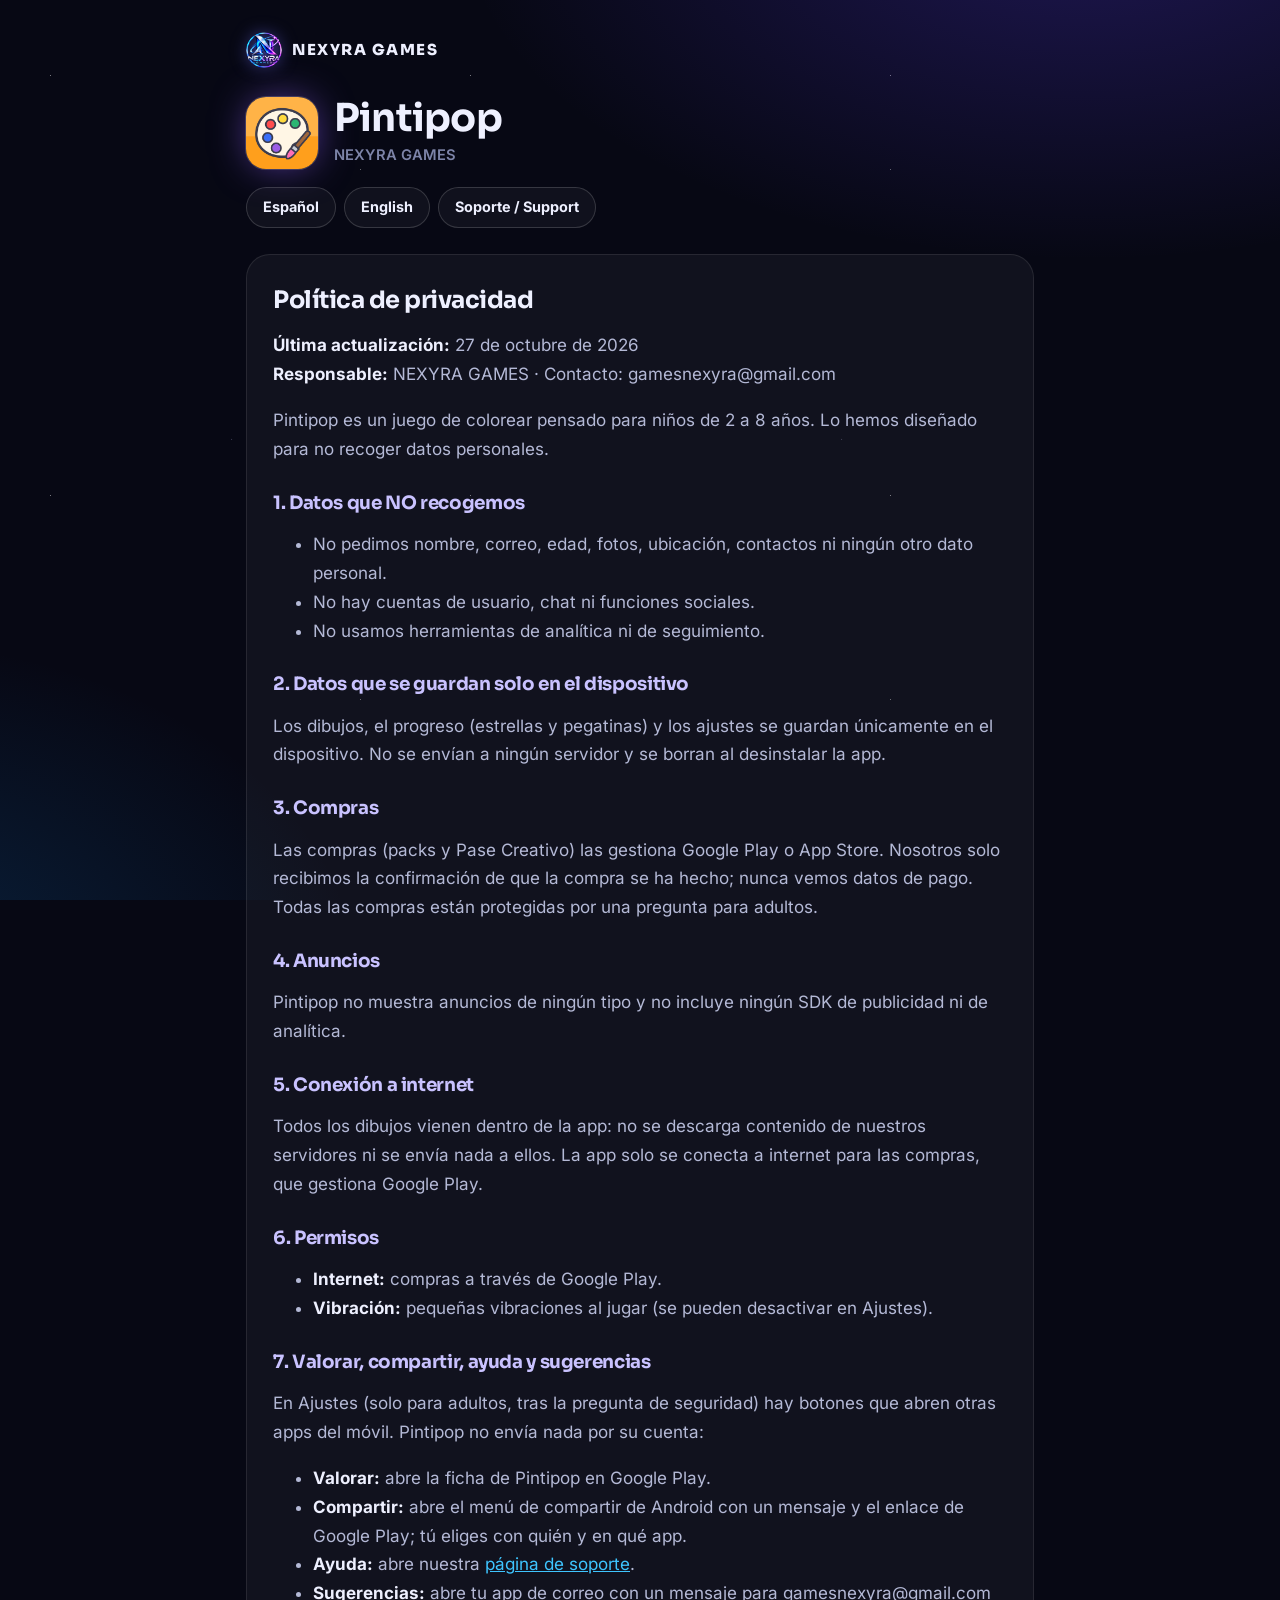
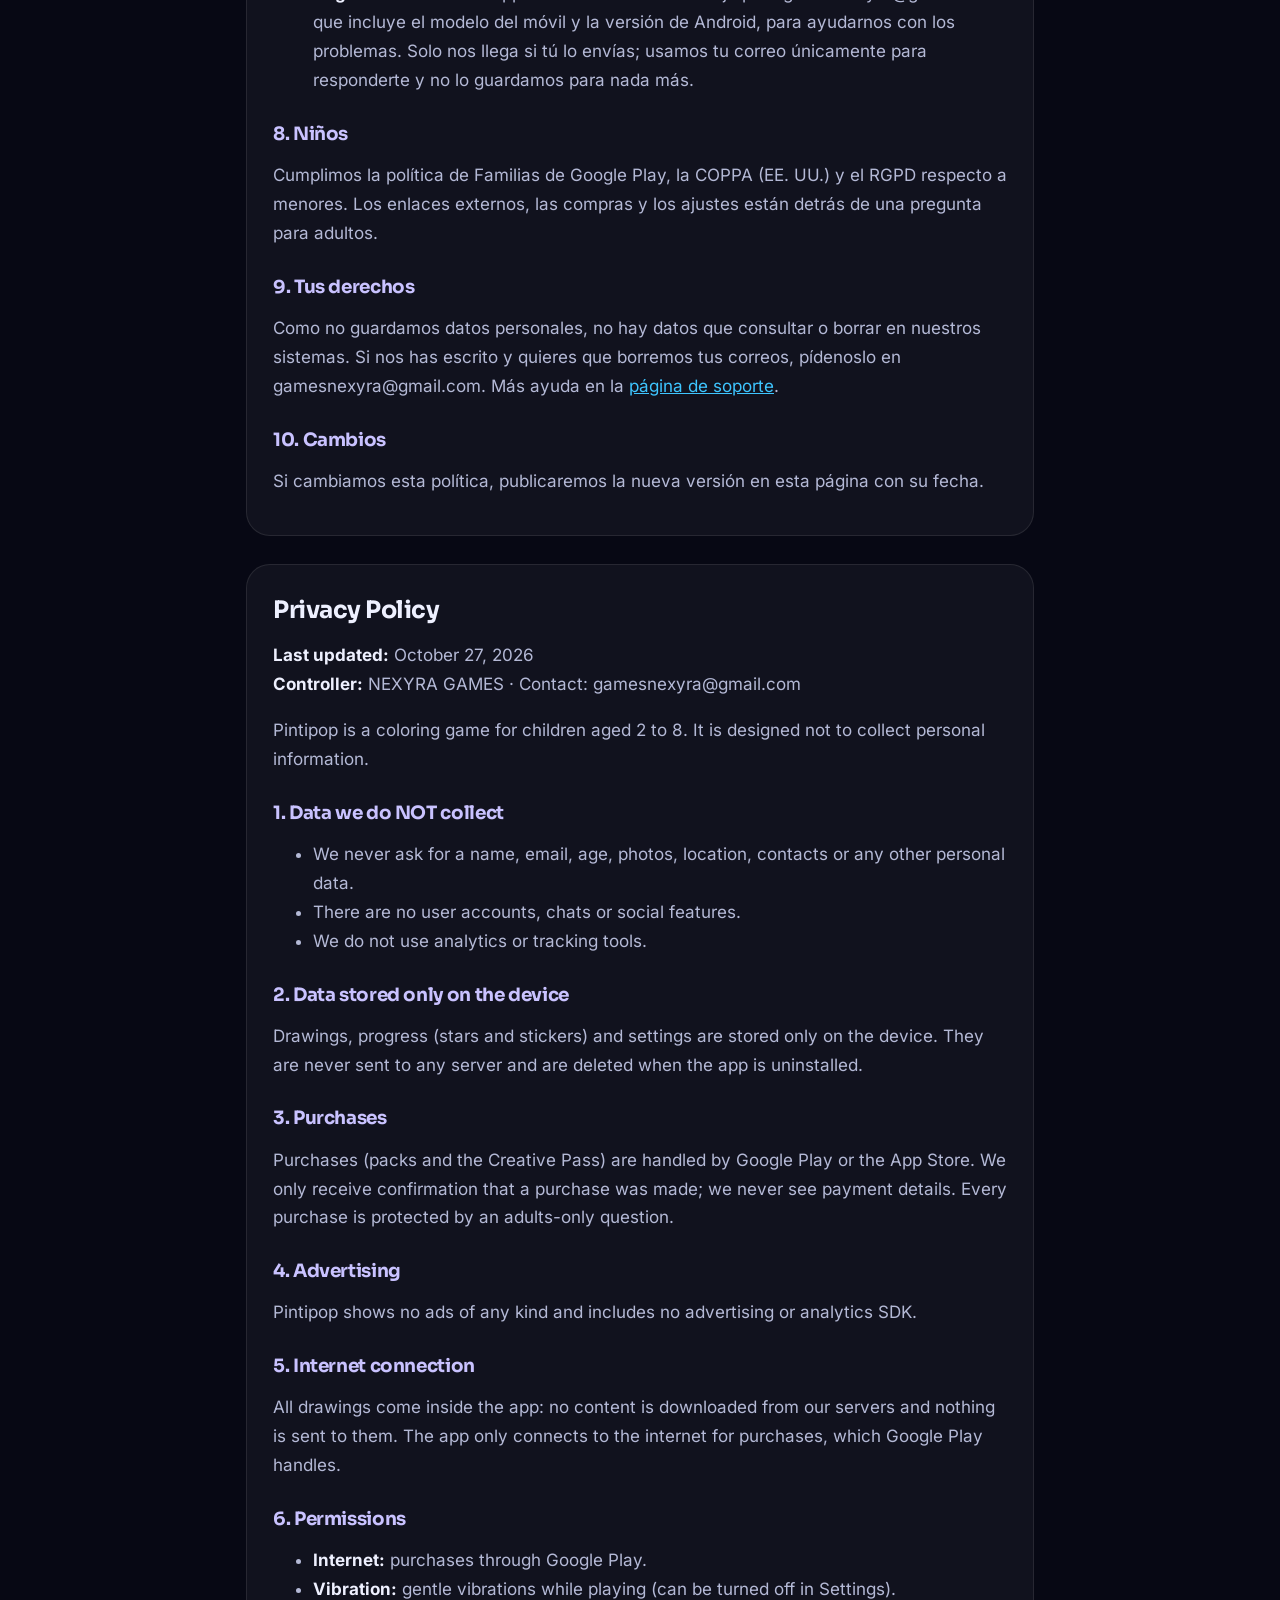
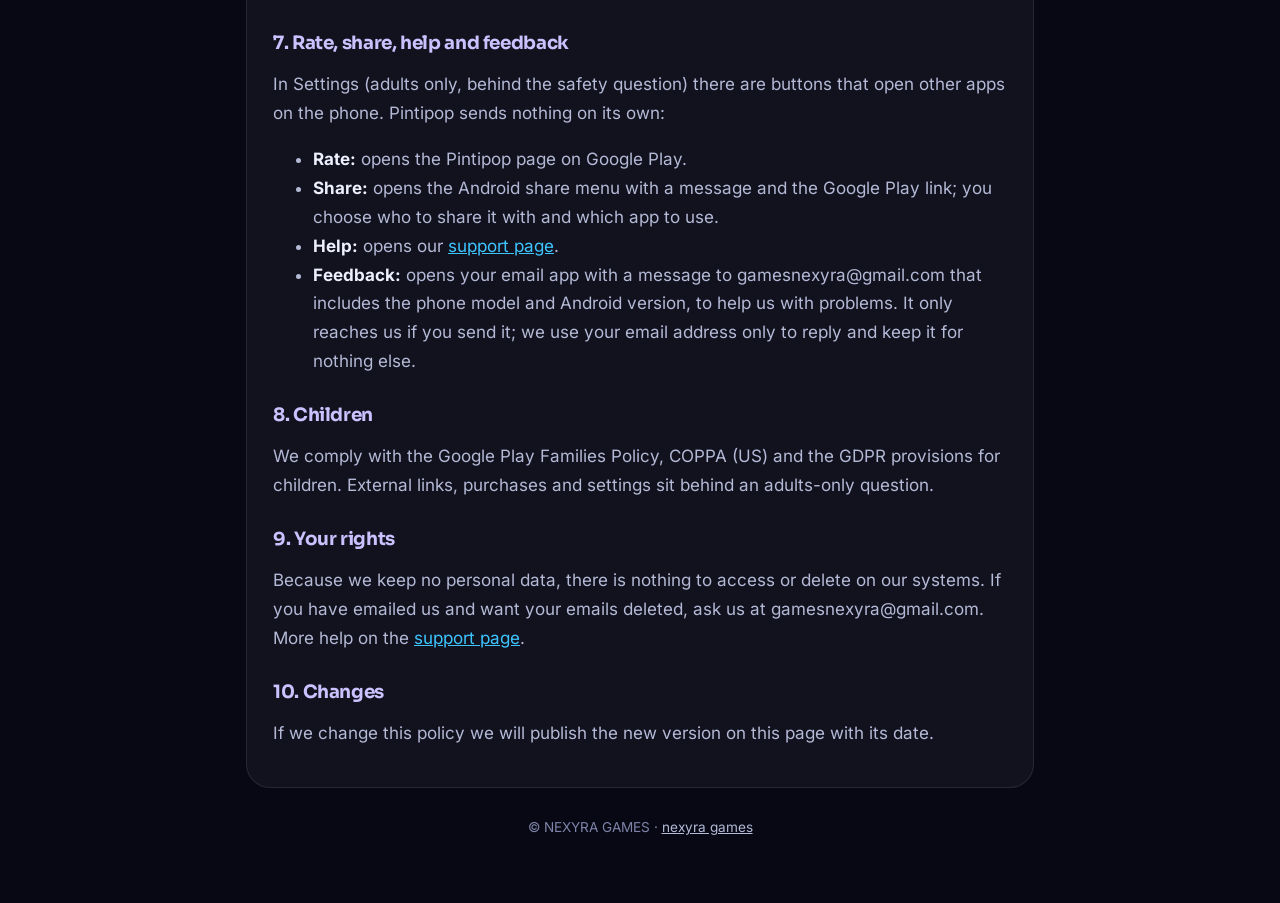
<file: pintipop/privacidad.html>
<!doctype html>
<html lang="es">
<head>
<meta charset="utf-8">
<meta name="viewport" content="width=device-width, initial-scale=1">
<title>Pintipop · Política de privacidad / Privacy Policy</title>
<meta name="description" content="Política de privacidad de Pintipop, el juego de colorear para niños de NEXYRA GAMES.">
<link rel="icon" href="../assets/img/pintipop-cover.png">
<link rel="stylesheet" href="../css/fonts.css">
<link rel="stylesheet" href="../css/page.css">
<meta name="theme-color" content="#070814">
</head>
<body>
<main>
  <div class="topbar"><a class="brand" href="../"><img src="../assets/img/nexyra-emblem-128.png" alt="">NEXYRA GAMES</a></div>
  <header>
    <img src="../assets/img/pintipop-cover.png" alt="Pintipop">
    <div><h1>Pintipop</h1><a class="meta" href="../">NEXYRA GAMES</a></div>
  </header>
  <nav class="langs"><a href="#es">Español</a><a href="#en">English</a><a href="./#soporte">Soporte / Support</a></nav>
  <section id="es" lang="es">
    <h2 class="doc-title">Política de privacidad</h2>
<p><strong>Última actualización:</strong> 27 de octubre de 2026<br><strong>Responsable:</strong> NEXYRA GAMES · Contacto: gamesnexyra@gmail.com</p>
<p>Pintipop es un juego de colorear pensado para niños de 2 a 8 años. Lo hemos diseñado para no recoger datos personales.</p>
<h2>1. Datos que NO recogemos</h2>
<ul>
<li>No pedimos nombre, correo, edad, fotos, ubicación, contactos ni ningún otro dato personal.</li>
<li>No hay cuentas de usuario, chat ni funciones sociales.</li>
<li>No usamos herramientas de analítica ni de seguimiento.</li>
</ul>
<h2>2. Datos que se guardan solo en el dispositivo</h2>
<p>Los dibujos, el progreso (estrellas y pegatinas) y los ajustes se guardan únicamente en el dispositivo. No se envían a ningún servidor y se borran al desinstalar la app.</p>
<h2>3. Compras</h2>
<p>Las compras (packs y Pase Creativo) las gestiona Google Play o App Store. Nosotros solo recibimos la confirmación de que la compra se ha hecho; nunca vemos datos de pago. Todas las compras están protegidas por una pregunta para adultos.</p>
<h2>4. Anuncios</h2>
<p>Pintipop no muestra anuncios de ningún tipo y no incluye ningún SDK de publicidad ni de analítica.</p>
<h2>5. Conexión a internet</h2>
<p>Todos los dibujos vienen dentro de la app: no se descarga contenido de nuestros servidores ni se envía nada a ellos. La app solo se conecta a internet para las compras, que gestiona Google Play.</p>
<h2>6. Permisos</h2>
<ul>
<li><strong>Internet:</strong> compras a través de Google Play.</li>
<li><strong>Vibración:</strong> pequeñas vibraciones al jugar (se pueden desactivar en Ajustes).</li>
</ul>
<h2>7. Valorar, compartir, ayuda y sugerencias</h2>
<p>En Ajustes (solo para adultos, tras la pregunta de seguridad) hay botones que abren otras apps del móvil. Pintipop no envía nada por su cuenta:</p>
<ul>
<li><strong>Valorar:</strong> abre la ficha de Pintipop en Google Play.</li>
<li><strong>Compartir:</strong> abre el menú de compartir de Android con un mensaje y el enlace de Google Play; tú eliges con quién y en qué app.</li>
<li><strong>Ayuda:</strong> abre nuestra <a href="./#soporte">página de soporte</a>.</li>
<li><strong>Sugerencias:</strong> abre tu app de correo con un mensaje para gamesnexyra@gmail.com que incluye el modelo del móvil y la versión de Android, para ayudarnos con los problemas. Solo nos llega si tú lo envías; usamos tu correo únicamente para responderte y no lo guardamos para nada más.</li>
</ul>
<h2>8. Niños</h2>
<p>Cumplimos la política de Familias de Google Play, la COPPA (EE. UU.) y el RGPD respecto a menores. Los enlaces externos, las compras y los ajustes están detrás de una pregunta para adultos.</p>
<h2>9. Tus derechos</h2>
<p>Como no guardamos datos personales, no hay datos que consultar o borrar en nuestros sistemas. Si nos has escrito y quieres que borremos tus correos, pídenoslo en gamesnexyra@gmail.com. Más ayuda en la <a href="./#soporte">página de soporte</a>.</p>
<h2>10. Cambios</h2>
<p>Si cambiamos esta política, publicaremos la nueva versión en esta página con su fecha.</p>
  </section>
  <section id="en" lang="en">
    <h2 class="doc-title">Privacy Policy</h2>
<p><strong>Last updated:</strong> October 27, 2026<br><strong>Controller:</strong> NEXYRA GAMES · Contact: gamesnexyra@gmail.com</p>
<p>Pintipop is a coloring game for children aged 2 to 8. It is designed not to collect personal information.</p>
<h2>1. Data we do NOT collect</h2>
<ul>
<li>We never ask for a name, email, age, photos, location, contacts or any other personal data.</li>
<li>There are no user accounts, chats or social features.</li>
<li>We do not use analytics or tracking tools.</li>
</ul>
<h2>2. Data stored only on the device</h2>
<p>Drawings, progress (stars and stickers) and settings are stored only on the device. They are never sent to any server and are deleted when the app is uninstalled.</p>
<h2>3. Purchases</h2>
<p>Purchases (packs and the Creative Pass) are handled by Google Play or the App Store. We only receive confirmation that a purchase was made; we never see payment details. Every purchase is protected by an adults-only question.</p>
<h2>4. Advertising</h2>
<p>Pintipop shows no ads of any kind and includes no advertising or analytics SDK.</p>
<h2>5. Internet connection</h2>
<p>All drawings come inside the app: no content is downloaded from our servers and nothing is sent to them. The app only connects to the internet for purchases, which Google Play handles.</p>
<h2>6. Permissions</h2>
<ul>
<li><strong>Internet:</strong> purchases through Google Play.</li>
<li><strong>Vibration:</strong> gentle vibrations while playing (can be turned off in Settings).</li>
</ul>
<h2>7. Rate, share, help and feedback</h2>
<p>In Settings (adults only, behind the safety question) there are buttons that open other apps on the phone. Pintipop sends nothing on its own:</p>
<ul>
<li><strong>Rate:</strong> opens the Pintipop page on Google Play.</li>
<li><strong>Share:</strong> opens the Android share menu with a message and the Google Play link; you choose who to share it with and which app to use.</li>
<li><strong>Help:</strong> opens our <a href="./#soporte">support page</a>.</li>
<li><strong>Feedback:</strong> opens your email app with a message to gamesnexyra@gmail.com that includes the phone model and Android version, to help us with problems. It only reaches us if you send it; we use your email address only to reply and keep it for nothing else.</li>
</ul>
<h2>8. Children</h2>
<p>We comply with the Google Play Families Policy, COPPA (US) and the GDPR provisions for children. External links, purchases and settings sit behind an adults-only question.</p>
<h2>9. Your rights</h2>
<p>Because we keep no personal data, there is nothing to access or delete on our systems. If you have emailed us and want your emails deleted, ask us at gamesnexyra@gmail.com. More help on the <a href="./#soporte">support page</a>.</p>
<h2>10. Changes</h2>
<p>If we change this policy we will publish the new version on this page with its date.</p>
  </section>
  <footer>© NEXYRA GAMES · <a href="../index.html">nexyra games</a></footer>
</main>
</body>
</html>
</file>
<file: css/fonts.css>
/* Fuentes alojadas en la propia web (Inter y Sora, licencia SIL OFL 1.1): asi la web no envia la IP
   de los visitantes a Google Fonts. Licencias en assets/fonts/OFL-*.txt */
/* Inter latin-ext */
@font-face {
  font-family: 'Inter';
  font-style: normal;
  font-weight: 400 800;
  font-display: swap;
  src: url(../assets/fonts/inter-latin-ext.woff2) format('woff2');
  unicode-range: U+0100-02BA, U+02BD-02C5, U+02C7-02CC, U+02CE-02D7, U+02DD-02FF, U+0304, U+0308, U+0329, U+1D00-1DBF, U+1E00-1E9F, U+1EF2-1EFF, U+2020, U+20A0-20AB, U+20AD-20C4, U+2113, U+2C60-2C7F, U+A720-A7FF;
}
/* Inter latin */
@font-face {
  font-family: 'Inter';
  font-style: normal;
  font-weight: 400 800;
  font-display: swap;
  src: url(../assets/fonts/inter-latin.woff2) format('woff2');
  unicode-range: U+0000-00FF, U+0131, U+0152-0153, U+02BB-02BC, U+02C6, U+02DA, U+02DC, U+0304, U+0308, U+0329, U+2000-206F, U+20AC, U+2122, U+2191, U+2193, U+2212, U+2215, U+FEFF, U+FFFD;
}
/* Sora latin-ext */
@font-face {
  font-family: 'Sora';
  font-style: normal;
  font-weight: 500 800;
  font-display: swap;
  src: url(../assets/fonts/sora-latin-ext.woff2) format('woff2');
  unicode-range: U+0100-02BA, U+02BD-02C5, U+02C7-02CC, U+02CE-02D7, U+02DD-02FF, U+0304, U+0308, U+0329, U+1D00-1DBF, U+1E00-1E9F, U+1EF2-1EFF, U+2020, U+20A0-20AB, U+20AD-20C4, U+2113, U+2C60-2C7F, U+A720-A7FF;
}
/* Sora latin */
@font-face {
  font-family: 'Sora';
  font-style: normal;
  font-weight: 500 800;
  font-display: swap;
  src: url(../assets/fonts/sora-latin.woff2) format('woff2');
  unicode-range: U+0000-00FF, U+0131, U+0152-0153, U+02BB-02BC, U+02C6, U+02DA, U+02DC, U+0304, U+0308, U+0329, U+2000-206F, U+20AC, U+2122, U+2191, U+2193, U+2212, U+2215, U+FEFF, U+FFFD;
}
</file>
<file: vendor/lenis.css>
html.lenis,
html.lenis body {
  height: auto;
}

.lenis:not(.lenis-autoToggle).lenis-stopped {
  overflow: clip;
}

.lenis [data-lenis-prevent],
.lenis [data-lenis-prevent-wheel],
.lenis [data-lenis-prevent-touch],
.lenis [data-lenis-prevent-vertical],
.lenis [data-lenis-prevent-horizontal] {
  overscroll-behavior: contain;
}

.lenis.lenis-smooth iframe {
  pointer-events: none;
}

.lenis.lenis-autoToggle {
  transition-property: overflow;
  transition-duration: 1ms;
  transition-behavior: allow-discrete;
}
</file>
<file: css/styles.css>
/* ==========================================================================
   NEXYRA GAMES · Estilos
   Estudio indie de juegos para móviles: noche cósmica con los azules, violetas
   y magentas del emblema. Los colores están en :root; cambia uno y cambia en toda la web.
   ========================================================================== */

:root {
  --bg: #070814;
  --bg-2: #0c0f22;
  --bg-3: #12162e;
  --card: rgba(255, 255, 255, 0.045);
  --card-solid: #11142a;
  --ink: #eef0ff;
  --ink-2: #b4b9d6;
  --ink-3: #7d84a8;
  --line: rgba(255, 255, 255, 0.09);
  --line-2: rgba(255, 255, 255, 0.16);

  --cyan: #3ec5ff;
  --blue: #4d7cff;
  --violet: #8b5cf6;
  --magenta: #e04ff2;
  --grad: linear-gradient(100deg, #3ec5ff 0%, #6f6bff 45%, #b65cf6 72%, #e04ff2 100%);
  --grad-soft: linear-gradient(100deg, rgba(62, 197, 255, 0.18), rgba(139, 92, 246, 0.18), rgba(224, 79, 242, 0.18));

  --ok: #34d399;
  --warn: #fbbf24;
  --error: #f87171;

  --radius: 26px;
  --radius-sm: 16px;
  --shadow-sm: 0 1px 0 rgba(255, 255, 255, 0.04) inset, 0 8px 20px -14px rgba(0, 0, 0, 0.8);
  --shadow: 0 1px 0 rgba(255, 255, 255, 0.05) inset, 0 24px 50px -28px rgba(0, 0, 0, 0.9);
  --shadow-lg: 0 1px 0 rgba(255, 255, 255, 0.06) inset, 0 40px 80px -36px rgba(0, 0, 0, 0.95);
  --glow: 0 0 0 1px rgba(139, 92, 246, 0.35), 0 18px 50px -18px rgba(111, 107, 255, 0.55);

  --font-display: "Sora", "Noto Sans JP", system-ui, sans-serif;
  --font-body: "Inter", "Noto Sans JP", system-ui, -apple-system, "Segoe UI", sans-serif;
  --nav-h: 76px;

  color-scheme: dark;
}

/* ---------------------------------------------------------------- Base */
*, *::before, *::after { box-sizing: border-box; }

html {
  -webkit-text-size-adjust: 100%;
  scroll-padding-top: calc(var(--nav-h) + 12px);
  background: var(--bg);
}
html:not(.lenis) { scroll-behavior: smooth; }

body {
  margin: 0;
  min-height: 100vh;
  background-color: var(--bg);
  /* cielo: estrellas finas y dos nebulosas muy suaves */
  background-image:
    radial-gradient(1px 1px at 12% 18%, rgba(255, 255, 255, 0.7), transparent 60%),
    radial-gradient(1px 1px at 68% 32%, rgba(255, 255, 255, 0.55), transparent 60%),
    radial-gradient(1.4px 1.4px at 38% 72%, rgba(190, 200, 255, 0.6), transparent 60%),
    radial-gradient(1px 1px at 84% 84%, rgba(255, 255, 255, 0.5), transparent 60%),
    radial-gradient(1.2px 1.2px at 22% 92%, rgba(220, 190, 255, 0.55), transparent 60%),
    radial-gradient(1px 1px at 92% 8%, rgba(255, 255, 255, 0.6), transparent 60%);
  background-size: 420px 420px, 530px 530px, 610px 610px, 470px 470px, 690px 690px, 380px 380px;
  color: var(--ink);
  font-family: var(--font-body);
  font-size: 17px;
  line-height: 1.65;
  -webkit-font-smoothing: antialiased;
  overflow-x: hidden;
}

img, svg { display: block; max-width: 100%; }
a { color: inherit; }
button, input, select, textarea { font: inherit; color: inherit; }
p { margin: 0; }

h1, h2, h3 {
  margin: 0;
  font-family: var(--font-display);
  font-weight: 700;
  line-height: 1.08;
  letter-spacing: -0.025em;
  text-wrap: balance;
}

:focus-visible { outline: 3px solid rgba(62, 197, 255, 0.7); outline-offset: 3px; border-radius: 10px; }
::selection { background: rgba(139, 92, 246, 0.45); color: #fff; }

.container { width: min(100% - 32px, 1200px); margin-inline: auto; }
@media (min-width: 768px) { .container { width: min(100% - 64px, 1200px); } }

.hidden { display: none !important; }
.is-hidden { display: none !important; }
.sprite { position: absolute; }

.skip-link {
  position: absolute; left: 16px; top: -60px; z-index: 100;
  padding: 10px 16px; border-radius: 12px;
  background: var(--ink); color: var(--bg); font-weight: 700; text-decoration: none;
  transition: top 0.2s;
}
.skip-link:focus { top: 12px; }

/* Destacados de los textos traducidos: {{texto}} y [[texto]] */
.hl {
  font-style: normal;
  color: #c9c2ff;
  background-image: var(--grad);
  background-repeat: no-repeat;
  background-position: 0 100%;
  background-size: 100% 0.09em;
  padding-bottom: 0.04em;
  -webkit-box-decoration-break: clone;
  box-decoration-break: clone;
  text-shadow: 0 0 28px rgba(139, 92, 246, 0.55);
}
.fx .hl { background-size: 0% 0.09em; transition: background-size 1.1s cubic-bezier(0.65, 0, 0.35, 1) 0.15s; }
.fx .hl.is-drawn { background-size: 100% 0.09em; }

.mark {
  font-weight: 700;
  color: var(--ink);
  background: linear-gradient(transparent 62%, rgba(139, 92, 246, 0.45) 62% 92%, transparent 92%);
  -webkit-box-decoration-break: clone;
  box-decoration-break: clone;
}

/* Tonos para iconos y etiquetas */
.tone-honey { background: rgba(251, 191, 36, 0.14); color: #fcd34d; }
.tone-sage  { background: rgba(52, 211, 153, 0.14); color: #6ee7b7; }
.tone-terra { background: rgba(224, 79, 242, 0.15); color: #f0abfc; }
.tone-sky   { background: rgba(62, 197, 255, 0.15); color: #7dd3fc; }
.tone-plum  { background: rgba(139, 92, 246, 0.18); color: #c4b5fd; }

/* ---------------------------------------------------------------- Botones */
.btn {
  position: relative;
  display: inline-flex; align-items: center; justify-content: center; gap: 10px;
  min-height: 52px; padding: 0 24px;
  border-radius: 999px; border: 1px solid transparent;
  font-weight: 700; font-size: 1rem; line-height: 1.15; text-decoration: none;
  cursor: pointer;
  transition: background-color 0.25s, color 0.25s, border-color 0.25s, box-shadow 0.25s, filter 0.25s;
}
.btn svg { width: 20px; height: 20px; flex: none; }
.btn-primary {
  background: var(--grad); color: #fff;
  box-shadow: 0 14px 34px -14px rgba(111, 107, 255, 0.9), inset 0 1px 0 rgba(255, 255, 255, 0.25);
}
.btn-primary:hover { filter: brightness(1.12); box-shadow: 0 18px 40px -14px rgba(224, 79, 242, 0.8), inset 0 1px 0 rgba(255, 255, 255, 0.25); }
.btn-primary:disabled { opacity: 0.7; cursor: progress; }
.btn-outline { background: rgba(255, 255, 255, 0.04); border-color: var(--line-2); color: var(--ink); }
.btn-outline:hover { border-color: rgba(62, 197, 255, 0.6); background: rgba(62, 197, 255, 0.08); }
.btn-sm { min-height: 42px; padding: 0 16px; font-size: 0.9rem; }
.btn-sm svg { width: 18px; height: 18px; }
.btn-block { width: 100%; margin-top: 22px; }
.btn-stack { display: inline-flex; flex-direction: column; align-items: flex-start; }
.btn-kicker { font-size: 0.64rem; font-weight: 700; letter-spacing: 0.1em; text-transform: uppercase; color: var(--ink-3); }

/* ---------------------------------------------------------------- Cabecera */
.nav {
  position: fixed; inset: 0 0 auto; z-index: 50;
  padding-block: 14px;
  transition: background-color 0.35s, box-shadow 0.35s, padding 0.35s;
}
.nav.is-scrolled {
  padding-block: 8px;
  background: rgba(7, 8, 20, 0.78);
  -webkit-backdrop-filter: saturate(1.4) blur(16px);
  backdrop-filter: saturate(1.4) blur(16px);
  box-shadow: 0 1px 0 var(--line);
}
.nav-inner { display: flex; align-items: center; justify-content: space-between; gap: 12px; }

.logo { display: flex; align-items: center; gap: 10px; text-decoration: none; flex: none; }
.logo img { width: 44px; height: 44px; border-radius: 50%; filter: drop-shadow(0 0 10px rgba(111, 107, 255, 0.55)); }
.logo-text { display: flex; flex-direction: column; line-height: 1; }
.logo-name { font-family: var(--font-display); font-weight: 800; font-size: 1.12rem; letter-spacing: 0.12em; }
.logo-sub { margin-top: 5px; font-size: 0.58rem; font-weight: 700; letter-spacing: 0.5em; background: var(--grad); -webkit-background-clip: text; background-clip: text; color: transparent; }

.nav-links { list-style: none; margin: 0; padding: 0; }
.nav-link {
  display: block; padding: 8px 16px; border-radius: 999px;
  font-weight: 600; font-size: 0.94rem; color: var(--ink-2); text-decoration: none;
  transition: background-color 0.25s, color 0.25s;
}
.nav-link:hover { color: var(--ink); background: rgba(255, 255, 255, 0.06); }
.nav-link.is-active { color: #fff; background: rgba(139, 92, 246, 0.28); box-shadow: inset 0 0 0 1px rgba(139, 92, 246, 0.5); }

.nav-actions { display: flex; align-items: center; gap: 8px; }
.nav-play { display: none; }

.menu-btn {
  display: inline-grid; place-content: center; gap: 4px;
  width: 44px; height: 44px; border-radius: 50%;
  background: rgba(255, 255, 255, 0.05); border: 1px solid var(--line-2); cursor: pointer;
}
.menu-btn span { display: block; width: 18px; height: 2px; border-radius: 2px; background: var(--ink); transition: transform 0.3s, opacity 0.3s; }
.menu-btn[aria-expanded="true"] span:nth-child(1) { transform: translateY(6px) rotate(45deg); }
.menu-btn[aria-expanded="true"] span:nth-child(2) { opacity: 0; }
.menu-btn[aria-expanded="true"] span:nth-child(3) { transform: translateY(-6px) rotate(-45deg); }

/* Menú móvil: panel desplegable */
@media (max-width: 1023px) {
  .nav-links {
    position: fixed; left: 16px; right: 16px; top: calc(var(--nav-h) - 4px);
    display: grid; gap: 4px; padding: 10px;
    background: var(--card-solid); border: 1px solid var(--line-2); border-radius: 22px; box-shadow: var(--shadow-lg);
    opacity: 0; visibility: hidden; transform: translateY(-8px);
    transition: opacity 0.25s, transform 0.25s, visibility 0.25s;
  }
  .nav-links.is-open { opacity: 1; visibility: visible; transform: none; }
  .nav-link { padding: 14px 18px; font-size: 1.05rem; }
}
@media (min-width: 1024px) {
  .nav-links {
    display: flex; gap: 2px; padding: 5px;
    background: rgba(255, 255, 255, 0.04); border: 1px solid var(--line); border-radius: 999px;
    -webkit-backdrop-filter: blur(10px); backdrop-filter: blur(10px);
  }
  .menu-btn { display: none; }
}
@media (min-width: 1200px) { .nav-play { display: inline-flex; } }

/* Selector de idioma */
.lang-switch { position: relative; }
.lang-btn {
  display: inline-flex; align-items: center; gap: 6px;
  height: 44px; padding: 0 12px 0 14px; border-radius: 999px;
  background: rgba(255, 255, 255, 0.05); border: 1px solid var(--line-2); cursor: pointer;
  font-weight: 700; font-size: 0.8rem; letter-spacing: 0.08em;
}
.lang-btn .ico { width: 18px; height: 18px; color: var(--ink-2); }
.lang-chevron { width: 12px; height: 12px; transition: transform 0.25s; }
.lang-btn[aria-expanded="true"] .lang-chevron { transform: rotate(180deg); }
.lang-menu {
  position: absolute; right: 0; top: calc(100% + 8px); z-index: 60;
  min-width: 190px; margin: 0; padding: 6px; list-style: none;
  background: var(--card-solid); border: 1px solid var(--line-2); border-radius: 16px; box-shadow: var(--shadow-lg);
}
.lang-option {
  display: flex; width: 100%; align-items: center; justify-content: space-between; gap: 12px;
  padding: 10px 12px; border: 0; border-radius: 10px; background: none; cursor: pointer;
  font-weight: 600; text-align: left;
}
.lang-option span:last-child { font-size: 0.72rem; font-weight: 700; color: var(--ink-3); letter-spacing: 0.08em; }
.lang-option:hover, .lang-option:focus-visible { background: rgba(255, 255, 255, 0.06); }
.lang-option[aria-current="true"] { background: rgba(139, 92, 246, 0.28); }
.lang-option[aria-current="true"] span:last-child { color: var(--cyan); }

/* ---------------------------------------------------------------- Portada */
.hero {
  position: relative;
  padding-top: calc(var(--nav-h) + clamp(36px, 7vh, 80px));
  padding-bottom: clamp(56px, 9vh, 104px);
  overflow: hidden;
}
.hero-blobs { position: absolute; inset: 0; pointer-events: none; }
.blob { position: absolute; border-radius: 50%; filter: blur(90px); opacity: 0.55; }
.blob-1 { width: 620px; height: 620px; top: -220px; right: -160px; background: #5b3df5; opacity: 0.45; }
.blob-2 { width: 520px; height: 520px; bottom: -240px; left: -180px; background: #127fd6; opacity: 0.4; }
.blob-3 { width: 340px; height: 340px; top: 34%; left: 40%; background: #c026d3; opacity: 0.22; }

.hero-grid { position: relative; display: grid; gap: 40px; align-items: center; }
@media (min-width: 1024px) { .hero-grid { grid-template-columns: 1.1fr 0.9fr; gap: 56px; } }

.eyebrow {
  display: inline-flex; align-items: center; gap: 10px;
  padding: 7px 16px 7px 12px; border-radius: 999px;
  background: rgba(255, 255, 255, 0.05); border: 1px solid var(--line-2);
  font-size: 0.84rem; font-weight: 600; color: var(--ink-2);
}
.pulse-dot {
  width: 9px; height: 9px; border-radius: 50%; background: var(--cyan); flex: none;
  animation: pulse 2.4s ease-out infinite;
}
@keyframes pulse {
  0% { box-shadow: 0 0 0 0 rgba(62, 197, 255, 0.6); }
  70%, 100% { box-shadow: 0 0 0 10px rgba(62, 197, 255, 0); }
}

.hero-title { margin-top: 22px; font-size: clamp(2.4rem, 5.4vw, 4.1rem); line-height: 1.04; }
.hero-sub { margin-top: 22px; max-width: 36rem; font-size: clamp(1.05rem, 1.6vw, 1.2rem); color: var(--ink-2); }
.hero-ctas { margin-top: 32px; display: flex; flex-wrap: wrap; gap: 12px; }

.stats {
  margin: 40px 0 0; max-width: 34rem;
  display: grid; grid-template-columns: repeat(3, minmax(0, 1fr)); gap: 10px;
}
.stat {
  display: flex; flex-direction: column-reverse; justify-content: flex-end; gap: 6px;
  padding: 14px 16px; border-radius: var(--radius-sm);
  background: rgba(255, 255, 255, 0.04); border: 1px solid var(--line);
}
.stat dd { margin: 0; font-family: var(--font-display); font-size: clamp(1.8rem, 3vw, 2.4rem); font-weight: 700; line-height: 1; background: var(--grad); -webkit-background-clip: text; background-clip: text; color: transparent; }
.stat dt { font-size: 0.78rem; font-weight: 600; line-height: 1.25; color: var(--ink-3); }

/* Portal con el emblema y órbitas */
.hero-art { position: relative; width: min(100%, 500px); margin-inline: auto; padding: 56px 52px; }
.arch {
  position: relative; display: grid; place-items: center;
  aspect-ratio: 1;
  border-radius: 50%;
  background:
    radial-gradient(circle at 50% 45%, rgba(111, 107, 255, 0.35), transparent 62%),
    radial-gradient(circle at 50% 50%, #131736 0%, #0a0c1f 70%);
  box-shadow: 0 0 0 1px rgba(139, 92, 246, 0.35), 0 0 80px -10px rgba(111, 107, 255, 0.55), inset 0 0 60px rgba(62, 197, 255, 0.12);
}
.arch::before, .arch::after {
  content: ""; position: absolute; border-radius: 50%; pointer-events: none;
  border: 1px solid rgba(255, 255, 255, 0.12);
}
.arch::before { inset: -9%; border-color: rgba(62, 197, 255, 0.25); border-style: dashed; animation: spin 60s linear infinite; }
.arch::after { inset: 9%; border-color: rgba(224, 79, 242, 0.22); }
@keyframes spin { to { transform: rotate(360deg); } }
.arch-hill { display: none; }
.arch-emblem { position: relative; width: 74%; height: auto; filter: drop-shadow(0 0 30px rgba(111, 107, 255, 0.6)); }

.float-chip {
  position: absolute; z-index: 2; color: var(--ink); text-decoration: none;
  display: inline-flex; align-items: center; gap: 9px;
  padding: 7px 14px 7px 7px; border-radius: 14px;
  background: rgba(17, 20, 42, 0.82); border: 1px solid var(--line-2);
  -webkit-backdrop-filter: blur(10px); backdrop-filter: blur(10px);
  box-shadow: var(--shadow);
  font-size: 0.88rem; font-weight: 700; white-space: nowrap;
}
.chip-ico { display: grid; place-items: center; width: 32px; height: 32px; border-radius: 10px; overflow: hidden; }
.chip-ico svg { width: 18px; height: 18px; }
.chip-ico img { width: 100%; height: 100%; object-fit: cover; }
/* Una etiqueta en cada esquina, fuera del círculo del emblema */
.chip-a { top: 3%; left: 0; rotate: -5deg; }
.chip-b { top: 7%; right: 0; rotate: 4deg; }
.chip-c { bottom: 7%; left: 0; rotate: -3deg; }
.chip-d { bottom: 2%; right: 0; rotate: 3deg; }
.float-chip {
  transition: border-color 0.25s, box-shadow 0.25s, scale 0.25s;
}
.float-chip:hover {
  scale: 1.07; border-color: var(--cyan);
  box-shadow: 0 0 0 1px rgba(62, 197, 255, 0.35), 0 12px 32px -8px rgba(62, 197, 255, 0.55);
}
.chip-ico img { transition: rotate 0.4s; }
.float-chip:hover .chip-ico img { rotate: -8deg; }
/* Puntos de luz que giran alrededor del emblema */
.orbit { position: absolute; inset: -9%; border-radius: 50%; pointer-events: none; animation: spin 16s linear infinite; }
.orbit.o2 { inset: 9%; animation-duration: 24s; animation-direction: reverse; }
.orbit i {
  position: absolute; top: -4px; left: 50%; width: 8px; height: 8px; margin-left: -4px; border-radius: 50%;
  background: #8fe3ff; box-shadow: 0 0 10px 3px rgba(62, 197, 255, 0.85), 0 0 24px 6px rgba(62, 197, 255, 0.35);
}
.orbit.o2 i { width: 6px; height: 6px; margin-left: -3px; top: -3px; background: #f3a8ff; box-shadow: 0 0 10px 3px rgba(224, 79, 242, 0.85), 0 0 22px 6px rgba(224, 79, 242, 0.3); }
@media (max-width: 479px) {
  .hero-art { padding: 50px 14px; }
  .float-chip { font-size: 0.78rem; padding: 5px 11px 5px 5px; }
  .chip-ico { width: 28px; height: 28px; }
}

/* ---------------------------------------------------------------- Cinta */
.marquee {
  padding-block: 16px;
  background: linear-gradient(90deg, rgba(62, 197, 255, 0.1), rgba(139, 92, 246, 0.16), rgba(224, 79, 242, 0.1));
  border-block: 1px solid var(--line);
  overflow: hidden;
}
.marquee-row { overflow: hidden; }
.marquee-track { display: flex; width: max-content; will-change: transform; }
.marquee-item {
  display: inline-flex; align-items: center; gap: 0.5em; padding-right: 0.5em;
  font-family: var(--font-display); font-size: clamp(1.5rem, 4vw, 3rem); font-weight: 700;
  line-height: 1.3; white-space: nowrap; letter-spacing: -0.02em;
}
.marquee-item svg { width: 0.42em; height: 0.42em; color: var(--cyan); flex: none; }
.marquee-row.is-alt .marquee-item { color: transparent; -webkit-text-stroke: 1px rgba(201, 194, 255, 0.55); }
.marquee-row.is-alt .marquee-item svg { color: var(--magenta); }

/* ---------------------------------------------------------------- Secciones */
.section { position: relative; padding-block: clamp(72px, 10vw, 120px); }
.section-tint {
  margin-inline: clamp(8px, 1.6vw, 20px);
  border-radius: clamp(28px, 4vw, 44px);
  background: linear-gradient(180deg, rgba(255, 255, 255, 0.035), rgba(255, 255, 255, 0.012));
  border: 1px solid var(--line);
}
.section-head { max-width: 760px; margin: 0 auto 44px; text-align: center; }
.kicker {
  display: inline-flex; align-items: center; gap: 10px;
  font-size: 0.78rem; font-weight: 700; letter-spacing: 0.2em; text-transform: uppercase;
  color: var(--cyan);
}
.kicker::before { content: ""; width: 22px; height: 2px; border-radius: 2px; background: var(--grad); }
.section-title { margin-top: 12px; font-size: clamp(2rem, 4.4vw, 3.3rem); }
.section-sub { margin: 16px auto 0; max-width: 40rem; font-size: 1.08rem; color: var(--ink-2); }

.panel { background: var(--card); border: 1px solid var(--line); border-radius: var(--radius); box-shadow: var(--shadow); -webkit-backdrop-filter: blur(8px); backdrop-filter: blur(8px); }

/* Filtros */
.chips { display: flex; flex-wrap: wrap; justify-content: center; gap: 8px; margin-bottom: 32px; }
.chip {
  padding: 9px 18px; border-radius: 999px; border: 1px solid var(--line-2);
  background: rgba(255, 255, 255, 0.03); cursor: pointer;
  font-weight: 600; font-size: 0.88rem; color: var(--ink-2);
  transition: background-color 0.25s, color 0.25s, border-color 0.25s;
}
.chip:hover { border-color: rgba(62, 197, 255, 0.5); color: var(--ink); }
.chip.is-active { background: rgba(139, 92, 246, 0.3); border-color: rgba(139, 92, 246, 0.7); color: #fff; }

/* ---------------------------------------------------------------- Juegos */
.games-grid { display: grid; gap: 24px; grid-template-columns: repeat(auto-fill, minmax(min(100%, 320px), 1fr)); perspective: 1400px; }
.games-grid.is-single { max-width: 440px; margin-inline: auto; grid-template-columns: 1fr; }
@media (min-width: 768px) {
  .games-grid.is-pair { grid-template-columns: repeat(2, minmax(0, 1fr)); max-width: 920px; margin-inline: auto; }
}

.game-card {
  position: relative; isolation: isolate;
  display: flex; flex-direction: column; overflow: hidden;
  background: linear-gradient(180deg, rgba(255, 255, 255, 0.055), rgba(255, 255, 255, 0.02));
  border: 1px solid var(--line); border-radius: var(--radius);
  box-shadow: var(--shadow);
  transition: box-shadow 0.35s, translate 0.35s, border-color 0.35s;
}
.game-card:hover { box-shadow: var(--glow); border-color: rgba(139, 92, 246, 0.45); translate: 0 -4px; }
/* SpotlightCard: luz que sigue al puntero */
.game-card .spot {
  position: absolute; inset: 0; z-index: 3; pointer-events: none;
  border-radius: inherit; opacity: 0; transition: opacity 0.4s;
  background: radial-gradient(380px circle at var(--mx, 50%) var(--my, 50%), rgba(62, 197, 255, 0.12), transparent 62%);
}
.game-card:hover .spot { opacity: 1; }

.game-cover {
  position: relative; display: grid; place-items: center; overflow: hidden;
  aspect-ratio: 16 / 10;
  background:
    radial-gradient(circle at 50% 55%, color-mix(in srgb, var(--tint, #8b5cf6) 45%, transparent), transparent 66%),
    linear-gradient(160deg, #161a38, #0b0d20);
}
.game-cover::before {
  content: ""; position: absolute; inset: 0;
  background-image: radial-gradient(rgba(255, 255, 255, 0.12) 1px, transparent 1.3px);
  background-size: 18px 18px;
  -webkit-mask-image: radial-gradient(circle at 50% 50%, transparent 30%, #000 80%);
  mask-image: radial-gradient(circle at 50% 50%, transparent 30%, #000 80%);
}
.game-icon {
  position: relative; width: min(42%, 150px); aspect-ratio: 1; object-fit: cover;
  border-radius: 24%;
  box-shadow: 0 0 0 1px rgba(255, 255, 255, 0.18), 0 24px 40px -16px rgba(0, 0, 0, 0.9), 0 0 40px -6px color-mix(in srgb, var(--tint, #8b5cf6) 70%, transparent);
  rotate: -4deg;
  transition: rotate 0.45s cubic-bezier(0.34, 1.56, 0.64, 1), scale 0.45s cubic-bezier(0.34, 1.56, 0.64, 1);
}
.game-card:hover .game-icon { rotate: 0deg; scale: 1.06; }
.game-tag {
  position: absolute; top: 14px; right: 14px; z-index: 1;
  padding: 5px 12px; border-radius: 999px;
  background: rgba(7, 8, 20, 0.7); border: 1px solid var(--line-2);
  font-size: 0.68rem; font-weight: 700; letter-spacing: 0.08em; text-transform: uppercase; color: var(--ink-2);
}
.game-body { display: flex; flex: 1; flex-direction: column; gap: 10px; padding: 24px 24px 26px; }
.game-genre { font-size: 0.72rem; font-weight: 700; letter-spacing: 0.14em; text-transform: uppercase; color: var(--cyan); }
.game-title { font-size: 1.65rem; }
.game-desc { flex: 1; font-size: 0.97rem; line-height: 1.65; color: var(--ink-2); }
.game-actions { display: flex; flex-wrap: wrap; align-items: center; gap: 10px 16px; margin-top: 8px; }
.game-links { display: flex; flex-wrap: wrap; gap: 6px 14px; font-size: 0.88rem; font-weight: 600; }
.game-links a { color: var(--ink-2); text-decoration: underline; text-decoration-color: rgba(255, 255, 255, 0.25); text-underline-offset: 4px; }
.game-links a:hover { color: var(--cyan); text-decoration-color: var(--cyan); }

.btn-play {
  display: inline-flex; align-items: center; gap: 10px;
  padding: 9px 18px 9px 12px; border-radius: 14px;
  background: #fff; color: #0b0d20; text-decoration: none;
  transition: filter 0.25s, transform 0.25s;
}
.btn-play svg { width: 24px; height: 24px; flex: none; }
.btn-play:hover { filter: brightness(0.92); }
.btn-play-small { display: block; font-size: 0.6rem; font-weight: 700; letter-spacing: 0.08em; text-transform: uppercase; opacity: 0.7; }
.btn-play-big { display: block; font-size: 0.95rem; font-weight: 800; }
.btn-play.is-disabled { background: rgba(255, 255, 255, 0.04); color: var(--ink-3); border: 1px dashed var(--line-2); cursor: default; }
.btn-play.is-disabled svg { filter: grayscale(1); opacity: 0.55; }

/* Insignias de estado */
.status-badge {
  position: absolute; top: 14px; left: 14px; z-index: 1;
  display: inline-flex; align-items: center; gap: 7px;
  padding: 5px 11px 5px 9px; border-radius: 999px;
  background: rgba(7, 8, 20, 0.7); border: 1px solid var(--line-2);
  font-size: 0.66rem; font-weight: 700; letter-spacing: 0.1em; white-space: nowrap;
}
.status-badge .dot { width: 8px; height: 8px; border-radius: 50%; background: currentColor; box-shadow: 0 0 10px currentColor; }
.status-online { color: var(--ok); }
.status-online .dot { animation: pulse 2.4s ease-out infinite; }
.status-maintenance { color: var(--warn); }
.status-soon { color: #c4b5fd; }

/* ---------------------------------------------------------------- Manifiesto */
.statement { padding-block: clamp(24px, 4vw, 48px) clamp(80px, 11vw, 140px); text-align: center; }
.statement-mark {
  display: inline-grid; place-items: center; width: 54px; height: 54px; margin-bottom: 26px;
  border-radius: 50%; background: rgba(139, 92, 246, 0.2); color: #e9d5ff;
  box-shadow: 0 0 30px -4px rgba(139, 92, 246, 0.7);
}
.statement-mark svg { width: 24px; height: 24px; }
.statement-text {
  max-width: 1000px; margin-inline: auto;
  font-family: var(--font-display); font-size: clamp(1.5rem, 3.3vw, 2.6rem); font-weight: 600;
  line-height: 1.32; letter-spacing: -0.02em;
  text-wrap: pretty;
}

/* ---------------------------------------------------------------- Cómo trabajamos */
.values-grid { display: grid; gap: 20px; grid-template-columns: repeat(auto-fit, minmax(min(100%, 250px), 1fr)); }
.value-card {
  padding: 30px 28px;
  background: rgba(255, 255, 255, 0.035); border: 1px solid var(--line); border-radius: var(--radius);
  transition: translate 0.35s, box-shadow 0.35s, border-color 0.35s;
}
.value-card:hover { translate: 0 -4px; border-color: rgba(62, 197, 255, 0.35); box-shadow: 0 20px 50px -30px rgba(62, 197, 255, 0.6); }
.value-icon { display: grid; place-items: center; width: 56px; height: 56px; border-radius: 16px; }
.value-icon svg { width: 26px; height: 26px; }
.value-card h3 { margin-top: 20px; font-size: 1.3rem; }
.value-card p { margin-top: 10px; color: var(--ink-2); }

/* ---------------------------------------------------------------- Estado */
.status-panel { max-width: 900px; margin-inline: auto; overflow: hidden; }
.status-head {
  display: flex; flex-wrap: wrap; align-items: center; justify-content: space-between; gap: 10px 16px;
  padding: 18px 24px; border-bottom: 1px solid var(--line);
  background: rgba(255, 255, 255, 0.03);
}
.status-global { display: flex; align-items: center; gap: 12px; font-weight: 700; }
.status-dot { width: 12px; height: 12px; border-radius: 50%; background: var(--ink-3); flex: none; }
.status-dot.ok { background: var(--ok); box-shadow: 0 0 0 5px rgba(52, 211, 153, 0.16), 0 0 14px var(--ok); }
.status-dot.warn { background: var(--warn); box-shadow: 0 0 0 5px rgba(251, 191, 36, 0.18), 0 0 14px var(--warn); }
.status-time { font-size: 0.85rem; color: var(--ink-3); }
.status-list { margin: 0; padding: 0; list-style: none; }
.status-row {
  display: grid; grid-template-columns: auto minmax(0, 1fr) auto; align-items: center; gap: 14px 16px;
  padding: 16px 24px; border-top: 1px solid var(--line);
}
.status-row:first-child { border-top: 0; }
.status-icon { width: 48px; height: 48px; border-radius: 14px; object-fit: cover; box-shadow: 0 0 0 1px var(--line-2); }
.status-name { font-weight: 700; }
.status-genre { font-size: 0.82rem; color: var(--ink-3); }
.status-text { display: none; font-size: 0.92rem; color: var(--ink-2); }
@media (min-width: 680px) {
  .status-row { grid-template-columns: auto minmax(0, 1.1fr) minmax(0, 1fr) auto; }
  .status-text { display: block; }
}
@media (max-width: 420px) { .status-row { padding-inline: 16px; gap: 10px 12px; } }

/* ---------------------------------------------------------------- Novedades */
.timeline-wrap { position: relative; max-width: 840px; margin-inline: auto; padding-left: 40px; }
.tl-line { position: absolute; left: 13px; top: 10px; bottom: 10px; width: 3px; border-radius: 3px; background: var(--line-2); }
.tl-fill {
  position: absolute; inset: 0; border-radius: inherit;
  background: linear-gradient(var(--cyan), var(--violet), var(--magenta));
  transform-origin: top;
}
.timeline { display: grid; gap: 22px; margin: 0; padding: 0; list-style: none; }
.tl-item { position: relative; }
.tl-item::before {
  content: ""; position: absolute; left: -34px; top: 30px;
  width: 17px; height: 17px; border-radius: 50%;
  background: var(--bg); border: 4px solid var(--violet);
  box-shadow: 0 0 0 5px var(--bg-2), 0 0 16px rgba(139, 92, 246, 0.8);
}
.tl-card { padding: 24px 26px; }
.tl-top { display: flex; flex-wrap: wrap; align-items: center; justify-content: space-between; gap: 8px; }
.tl-state { font-size: 0.72rem; font-weight: 700; letter-spacing: 0.14em; text-transform: uppercase; color: var(--cyan); }
.countdown { padding: 5px 12px; border-radius: 999px; background: rgba(255, 255, 255, 0.06); font-size: 0.8rem; font-weight: 700; color: var(--ink-2); }
.tl-title { margin-top: 10px; font-size: 1.45rem; }
.tl-version { font-weight: 600; color: #c9c2ff; }
.tl-eta { margin-top: 4px; font-size: 0.9rem; color: var(--ink-3); }
.tl-eta time, .tl-eta strong { color: var(--ink-2); font-weight: 600; }
.progress-row { display: flex; align-items: center; gap: 12px; margin-top: 16px; }
.progress { flex: 1; height: 8px; border-radius: 999px; background: rgba(255, 255, 255, 0.07); overflow: hidden; }
.progress span {
  display: block; width: 0; height: 100%; border-radius: inherit;
  background: var(--grad);
  transition: width 1.4s cubic-bezier(0.22, 1, 0.36, 1);
}
.progress-num { font-size: 0.85rem; font-weight: 700; color: var(--ink-2); }
.chg-list { display: grid; gap: 10px; margin: 18px 0 0; padding: 0; list-style: none; }
.chg { display: flex; align-items: flex-start; gap: 12px; color: var(--ink-2); }
.chg-type {
  flex: none; margin-top: 3px; padding: 3px 9px; border-radius: 8px;
  font-size: 0.64rem; font-weight: 700; letter-spacing: 0.1em; text-transform: uppercase;
}
.chg-feature { background: rgba(139, 92, 246, 0.2); color: #c4b5fd; }
.chg-content { background: rgba(52, 211, 153, 0.15); color: #6ee7b7; }
.chg-fix     { background: rgba(224, 79, 242, 0.16); color: #f0abfc; }
.chg-balance { background: rgba(251, 191, 36, 0.15); color: #fcd34d; }

/* ---------------------------------------------------------------- Contacto */
.contact-grid { display: grid; gap: 40px; }
@media (min-width: 1024px) { .contact-grid { grid-template-columns: 0.9fr 1.1fr; gap: 56px; align-items: start; } }
.contact-copy .section-sub { margin-left: 0; }

.social-list { display: grid; grid-template-columns: repeat(2, minmax(0, 1fr)); gap: 10px; margin: 28px 0 0; padding: 0; list-style: none; }
.social-link {
  display: flex; align-items: center; gap: 12px; padding: 10px 14px 10px 10px;
  border-radius: 14px; background: rgba(255, 255, 255, 0.04); border: 1px solid var(--line);
  font-weight: 700; font-size: 0.95rem; text-decoration: none;
  transition: border-color 0.25s, translate 0.25s, box-shadow 0.25s;
}
.social-link:hover { border-color: var(--brand); translate: 0 -2px; }
.social-icon {
  display: grid; place-items: center; width: 38px; height: 38px; flex: none; border-radius: 12px;
  color: #fff; background: color-mix(in srgb, var(--brand) 55%, #11142a);
}
.social-icon svg { width: 20px; height: 20px; }

.support-card { margin-top: 24px; padding: 22px 24px; border-radius: 20px; background: var(--grad-soft); border: 1px solid rgba(139, 92, 246, 0.35); }
.support-title { font-size: 1.2rem; }
.support-text { margin-top: 8px; font-size: 0.95rem; color: var(--ink-2); }
.support-mail {
  display: inline-flex; align-items: center; gap: 8px; margin-top: 12px;
  font-weight: 700; color: var(--ink); text-decoration: underline; text-decoration-color: rgba(255, 255, 255, 0.3); text-underline-offset: 4px;
}
.support-mail:hover { text-decoration-color: var(--cyan); color: var(--cyan); }
.support-mail svg { width: 20px; height: 20px; }

.form-card { padding: clamp(22px, 4vw, 36px); }
.form-grid { display: grid; gap: 18px; }
@media (min-width: 640px) { .form-grid { grid-template-columns: 1fr 1fr; } .field.span-2 { grid-column: 1 / -1; } }
.field label { display: block; margin-bottom: 6px; font-size: 0.88rem; font-weight: 700; }
.field .optional { font-weight: 500; color: var(--ink-3); }
.field input, .field select, .field textarea {
  width: 100%; padding: 13px 15px;
  border-radius: 12px; border: 1px solid var(--line-2); background: rgba(7, 8, 20, 0.6);
  transition: border-color 0.2s, box-shadow 0.2s, background-color 0.2s;
}
.field select option { background: var(--card-solid); }
.field textarea { resize: vertical; min-height: 130px; }
.field input:focus, .field select:focus, .field textarea:focus {
  outline: none; border-color: var(--cyan); box-shadow: 0 0 0 4px rgba(62, 197, 255, 0.18);
}
.field-error { display: none; margin-top: 6px; font-size: 0.82rem; font-weight: 600; color: var(--error); }
.field.has-error input, .field.has-error select, .field.has-error textarea { border-color: var(--error); }
.field.has-error .field-error { display: block; }
.consent { display: flex; align-items: flex-start; gap: 12px; margin-top: 20px; font-size: 0.9rem; color: var(--ink-2); cursor: pointer; }
.consent input { width: 18px; height: 18px; margin-top: 3px; flex: none; accent-color: var(--violet); }
.form-msg { margin-top: 16px; padding: 12px 16px; border-radius: 12px; font-size: 0.92rem; font-weight: 600; }
.form-msg.is-ok { background: rgba(52, 211, 153, 0.12); color: #6ee7b7; border: 1px solid rgba(52, 211, 153, 0.35); }
.form-msg.is-err { background: rgba(248, 113, 113, 0.12); color: #fca5a5; border: 1px solid rgba(248, 113, 113, 0.35); }

/* ---------------------------------------------------------------- Pie */
.footer {
  position: relative; margin-top: clamp(56px, 8vw, 96px);
  padding: clamp(48px, 7vw, 72px) 0 28px;
  background: linear-gradient(180deg, transparent, rgba(139, 92, 246, 0.08));
  border-top: 1px solid var(--line);
  color: var(--ink-2);
}
.footer-wave { display: none; }
.footer-top { display: grid; gap: 28px; }
@media (min-width: 820px) { .footer-top { grid-template-columns: 1.2fr 1fr; align-items: center; } }
.footer-brand { display: flex; align-items: center; gap: 16px; }
.footer-brand img { width: 56px; height: 56px; border-radius: 50%; filter: drop-shadow(0 0 12px rgba(111, 107, 255, 0.5)); }
.footer-name { font-family: var(--font-display); font-size: 1.3rem; font-weight: 800; letter-spacing: 0.06em; color: #fff; }
.footer-tagline { margin-top: 4px; max-width: 26rem; color: var(--ink-3); }
.footer-links { display: flex; flex-wrap: wrap; gap: 10px 24px; margin: 0; padding: 0; list-style: none; }
@media (min-width: 820px) { .footer-links { justify-content: flex-end; } }
.footer-links a { font-weight: 600; text-decoration: none; color: var(--ink-2); transition: color 0.2s; }
.footer-links a:hover { color: var(--cyan); }
.footer-bottom {
  display: flex; flex-wrap: wrap; justify-content: space-between; gap: 8px 24px;
  margin-top: 36px; padding-top: 22px; border-top: 1px solid var(--line);
  font-size: 0.82rem; color: var(--ink-3);
}

.to-top {
  position: fixed; right: 18px; bottom: 18px; z-index: 40;
  display: grid; place-items: center; width: 48px; height: 48px; border-radius: 50%;
  background: var(--grad); color: #fff; border: 0; cursor: pointer; box-shadow: 0 12px 30px -12px rgba(111, 107, 255, 0.9);
  opacity: 0; visibility: hidden; translate: 0 10px;
  transition: opacity 0.3s, translate 0.3s, visibility 0.3s, filter 0.25s;
}
.to-top svg { width: 20px; height: 20px; }
.to-top.is-visible { opacity: 1; visibility: visible; translate: 0 0; }
.to-top:hover { filter: brightness(1.15); }

/* ---------------------------------------------------------------- Animaciones (js/effects.js) */
/* Estado inicial: oculto solo cuando GSAP va a animarlo (clase .fx en <html>) */
.fx .hero-blobs,
.fx [data-intro],
.fx [data-reveal],
.fx [data-stagger] > * { opacity: 0; }

.split-word { white-space: nowrap; }

@media (prefers-reduced-motion: reduce) {
  *, *::before, *::after { animation-duration: 0.01ms !important; animation-iteration-count: 1 !important; transition-duration: 0.01ms !important; }
}

/* Con una sola red, la tarjeta ocupa todo el ancho */
.social-list li:only-child { grid-column: 1 / -1; }
</file>
<file: css/page.css>
/* ==========================================================================
   NEXYRA GAMES · Páginas interiores (fichas de juego y políticas de privacidad)
   Mismo estilo que la portada (css/styles.css), en una hoja ligera sin animaciones.
   ========================================================================== */
:root {
  --bg: #070814; --card: rgba(255, 255, 255, 0.045); --card-solid: #11142a;
  --ink: #eef0ff; --ink-2: #b4b9d6; --ink-3: #7d84a8;
  --line: rgba(255, 255, 255, 0.09); --line-2: rgba(255, 255, 255, 0.16);
  --cyan: #3ec5ff; --violet: #8b5cf6; --magenta: #e04ff2;
  --grad: linear-gradient(100deg, #3ec5ff 0%, #6f6bff 45%, #b65cf6 72%, #e04ff2 100%);
  color-scheme: dark;
}
* { box-sizing: border-box; }
html { background: var(--bg); }
body {
  margin: 0; color: var(--ink); background: var(--bg);
  background-image:
    radial-gradient(900px 500px at 85% -10%, rgba(91, 61, 245, 0.28), transparent 70%),
    radial-gradient(700px 500px at -10% 110%, rgba(18, 127, 214, 0.22), transparent 70%),
    radial-gradient(1px 1px at 12% 18%, rgba(255, 255, 255, 0.6), transparent 60%),
    radial-gradient(1px 1px at 68% 32%, rgba(255, 255, 255, 0.5), transparent 60%),
    radial-gradient(1.3px 1.3px at 38% 72%, rgba(200, 200, 255, 0.5), transparent 60%);
  background-size: auto, auto, 420px 420px, 530px 530px, 610px 610px;
  background-attachment: fixed;
  font: 17px/1.7 "Inter", "Noto Sans JP", system-ui, -apple-system, "Segoe UI", sans-serif;
  -webkit-font-smoothing: antialiased;
}
img { max-width: 100%; display: block; }
a { color: var(--cyan); }
main { max-width: 820px; margin: 0 auto; padding: 32px 16px 64px; }
h1, h2, h3 { font-family: "Sora", "Noto Sans JP", system-ui, sans-serif; letter-spacing: -0.02em; line-height: 1.15; }

/* Cabecera de página */
.topbar { display: flex; align-items: center; justify-content: space-between; gap: 12px; margin-bottom: 28px; }
.brand { display: inline-flex; align-items: center; gap: 10px; color: var(--ink); text-decoration: none; font-family: "Sora", sans-serif; font-weight: 800; letter-spacing: 0.1em; font-size: 0.95rem; }
.brand img { width: 36px; height: 36px; border-radius: 50%; filter: drop-shadow(0 0 8px rgba(111, 107, 255, 0.6)); }
header { display: flex; align-items: center; gap: 16px; margin-bottom: 8px; }
header img { width: 72px; height: 72px; border-radius: 20px; box-shadow: 0 0 0 1px var(--line-2), 0 0 40px -8px rgba(139, 92, 246, 0.8); }
h1 { font-size: clamp(1.8rem, 5vw, 2.4rem); margin: 0; }
.meta { color: var(--ink-3); font-size: 0.92rem; font-weight: 600; text-decoration: none; }
a.meta:hover { color: var(--cyan); }

.langs { margin: 18px 0 26px; display: flex; gap: 8px; flex-wrap: wrap; }
.langs a, .langs button {
  color: var(--ink); font: inherit; font-weight: 700; font-size: 0.9rem; text-decoration: none; cursor: pointer;
  background: rgba(255, 255, 255, 0.04); border: 1px solid var(--line-2); border-radius: 999px; padding: 7px 16px;
}
.langs a:hover, .langs button:hover { border-color: var(--cyan); }
.langs .on { background: rgba(139, 92, 246, 0.3); border-color: rgba(139, 92, 246, 0.7); }

section { background: var(--card); border: 1px solid var(--line); border-radius: 24px; padding: 12px 26px 22px; margin-bottom: 28px; }
h2 { font-size: 1.15rem; color: #c9c2ff; margin: 28px 0 6px; }
h2.doc-title { font-size: 1.5rem; color: var(--ink); margin-top: 20px; }
p, li { color: var(--ink-2); }
strong { color: var(--ink); }
footer { color: var(--ink-3); font-size: 0.85rem; text-align: center; }
footer a { color: var(--ink-2); }

/* Ficha de juego */
.game-hero { display: grid; gap: 22px; align-items: center; margin-bottom: 26px; }
@media (min-width: 720px) { .game-hero { grid-template-columns: auto 1fr; } }
.game-hero img.icon { width: 140px; height: 140px; border-radius: 32px; box-shadow: 0 0 0 1px var(--line-2), 0 0 60px -10px rgba(139, 92, 246, 0.9); }
.game-hero h1 { font-size: clamp(2.2rem, 7vw, 3.2rem); }
.tagline { margin: 8px 0 0; font-size: 1.15rem; color: var(--ink-2); }
.badges { display: flex; flex-wrap: wrap; gap: 8px; margin-top: 14px; }
.badge { padding: 5px 12px; border-radius: 999px; font-size: 0.78rem; font-weight: 700; background: rgba(255, 255, 255, 0.05); border: 1px solid var(--line-2); color: var(--ink-2); }
.badge.soon { color: #c4b5fd; border-color: rgba(139, 92, 246, 0.5); }
.play {
  display: inline-flex; align-items: center; gap: 10px; margin-top: 18px;
  padding: 10px 20px 10px 14px; border-radius: 14px; text-decoration: none;
  background: rgba(255, 255, 255, 0.04); color: var(--ink-3); border: 1px dashed var(--line-2);
}
.play.live { background: #fff; color: #0b0d20; border: 0; }
.play svg { width: 24px; height: 24px; }
.play small { display: block; font-size: 0.62rem; font-weight: 700; letter-spacing: 0.08em; text-transform: uppercase; opacity: 0.75; }
.play b { display: block; font-size: 0.98rem; }
.shots { display: grid; grid-auto-flow: column; grid-auto-columns: min(46%, 220px); gap: 14px; overflow-x: auto; padding: 4px 2px 14px; margin: 0 -2px 18px; scroll-snap-type: x mandatory; }
.shots img { width: 100%; border-radius: 20px; border: 1px solid var(--line-2); scroll-snap-align: start; aspect-ratio: 9 / 16; object-fit: cover; }
.features { display: grid; gap: 12px; padding: 0; list-style: none; }
@media (min-width: 640px) { .features { grid-template-columns: 1fr 1fr; } }
.features li { padding: 14px 16px; border-radius: 16px; background: rgba(255, 255, 255, 0.03); border: 1px solid var(--line); }
.features b { display: block; color: var(--ink); }
.links { display: flex; flex-wrap: wrap; gap: 10px 20px; margin-top: 8px; }
.list { display: grid; gap: 12px; padding: 0; list-style: none; }
.list li a { display: flex; align-items: center; gap: 14px; padding: 12px 14px; border-radius: 16px; background: rgba(255, 255, 255, 0.03); border: 1px solid var(--line); text-decoration: none; color: var(--ink); font-weight: 700; }
.list li a:hover { border-color: var(--cyan); }
.list img { width: 48px; height: 48px; border-radius: 14px; }
.list small { display: block; color: var(--ink-3); font-weight: 500; }
/* Contenido por idioma (fichas de juego): solo se ve el del idioma de la página */
html:not([lang="es"]) [data-l="es"],
html:not([lang="en"]) [data-l="en"],
html:not([lang="pt"]) [data-l="pt"],
html:not([lang="fr"]) [data-l="fr"],
html:not([lang="de"]) [data-l="de"],
html:not([lang="it"]) [data-l="it"],
html:not([lang="ja"]) [data-l="ja"] { display: none !important; }

/* Selector de idioma de las fichas (lo crea js/page-lang.js) */
.lang-pick { position: relative; flex: none; }
.lang-cur {
  display: inline-flex; align-items: center; gap: 7px; height: 40px; padding: 0 12px 0 13px;
  color: var(--ink); font: inherit; font-weight: 700; font-size: 0.85rem; letter-spacing: 0.06em; cursor: pointer;
  background: rgba(255, 255, 255, 0.05); border: 1px solid var(--line-2); border-radius: 999px;
}
.lang-cur:hover, .lang-cur[aria-expanded="true"] { border-color: var(--cyan); }
.lang-cur svg { width: 18px; height: 18px; }
.lang-cur .lang-chev { width: 12px; height: 12px; transition: transform 0.2s; }
.lang-cur[aria-expanded="true"] .lang-chev { transform: rotate(180deg); }
.lang-list {
  position: absolute; right: 0; top: calc(100% + 8px); z-index: 20; min-width: 190px; margin: 0; padding: 6px; list-style: none;
  background: var(--card-solid); border: 1px solid var(--line-2); border-radius: 16px; box-shadow: 0 20px 40px -12px rgba(0, 0, 0, 0.6);
}
.lang-list[hidden] { display: none; }
.lang-list button {
  display: flex; width: 100%; align-items: center; justify-content: space-between; gap: 12px; padding: 9px 12px;
  color: var(--ink); font: inherit; font-weight: 600; font-size: 0.92rem; text-align: left; cursor: pointer;
  background: none; border: 0; border-radius: 10px;
}
.lang-list button span:last-child { color: var(--ink-3); font-size: 0.72rem; font-weight: 800; letter-spacing: 0.08em; }
.lang-list button:hover, .lang-list button:focus-visible { background: rgba(255, 255, 255, 0.06); outline: none; }
.lang-list button[aria-current="true"] { background: rgba(139, 92, 246, 0.3); }
</file>
